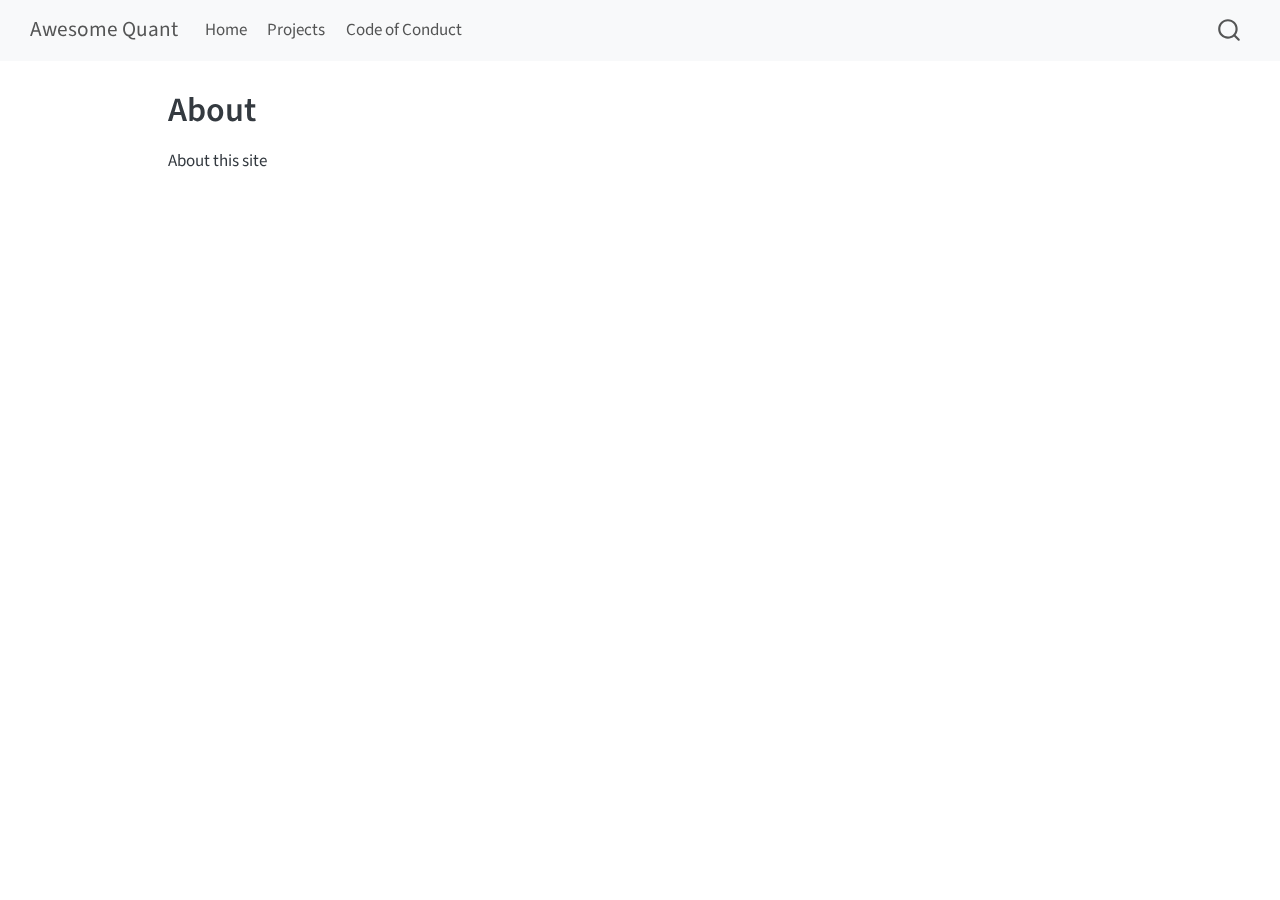
<file: about.html>
<!DOCTYPE html>
<html xmlns="http://www.w3.org/1999/xhtml" lang="en" xml:lang="en"><head>

<meta charset="utf-8">
<meta name="generator" content="quarto-1.6.42">

<meta name="viewport" content="width=device-width, initial-scale=1.0, user-scalable=yes">


<title>About – Awesome Quant</title>
<style>
code{white-space: pre-wrap;}
span.smallcaps{font-variant: small-caps;}
div.columns{display: flex; gap: min(4vw, 1.5em);}
div.column{flex: auto; overflow-x: auto;}
div.hanging-indent{margin-left: 1.5em; text-indent: -1.5em;}
ul.task-list{list-style: none;}
ul.task-list li input[type="checkbox"] {
  width: 0.8em;
  margin: 0 0.8em 0.2em -1em; /* quarto-specific, see https://github.com/quarto-dev/quarto-cli/issues/4556 */ 
  vertical-align: middle;
}
</style>


<script src="site_libs/quarto-nav/quarto-nav.js"></script>
<script src="site_libs/quarto-nav/headroom.min.js"></script>
<script src="site_libs/clipboard/clipboard.min.js"></script>
<script src="site_libs/quarto-search/autocomplete.umd.js"></script>
<script src="site_libs/quarto-search/fuse.min.js"></script>
<script src="site_libs/quarto-search/quarto-search.js"></script>
<meta name="quarto:offset" content="./">
<script src="site_libs/quarto-html/quarto.js"></script>
<script src="site_libs/quarto-html/popper.min.js"></script>
<script src="site_libs/quarto-html/tippy.umd.min.js"></script>
<script src="site_libs/quarto-html/anchor.min.js"></script>
<link href="site_libs/quarto-html/tippy.css" rel="stylesheet">
<link href="site_libs/quarto-html/quarto-syntax-highlighting-2f5df379a58b258e96c21c0638c20c03.css" rel="stylesheet" id="quarto-text-highlighting-styles">
<script src="site_libs/bootstrap/bootstrap.min.js"></script>
<link href="site_libs/bootstrap/bootstrap-icons.css" rel="stylesheet">
<link href="site_libs/bootstrap/bootstrap-8647a4a42273f773479d27c00df3f9ed.min.css" rel="stylesheet" append-hash="true" id="quarto-bootstrap" data-mode="light">
<script id="quarto-search-options" type="application/json">{
  "location": "navbar",
  "copy-button": false,
  "collapse-after": 3,
  "panel-placement": "end",
  "type": "overlay",
  "limit": 50,
  "keyboard-shortcut": [
    "f",
    "/",
    "s"
  ],
  "show-item-context": false,
  "language": {
    "search-no-results-text": "No results",
    "search-matching-documents-text": "matching documents",
    "search-copy-link-title": "Copy link to search",
    "search-hide-matches-text": "Hide additional matches",
    "search-more-match-text": "more match in this document",
    "search-more-matches-text": "more matches in this document",
    "search-clear-button-title": "Clear",
    "search-text-placeholder": "",
    "search-detached-cancel-button-title": "Cancel",
    "search-submit-button-title": "Submit",
    "search-label": "Search"
  }
}</script>
<script async="" src="https://pagead2.googlesyndication.com/pagead/js/adsbygoogle.js?client=ca-pub-7994446359957143" crossorigin="anonymous"></script>


<link rel="stylesheet" href="styles.css">
</head>

<body class="nav-fixed">

<div id="quarto-search-results"></div>
  <header id="quarto-header" class="headroom fixed-top">
    <nav class="navbar navbar-expand-lg " data-bs-theme="dark">
      <div class="navbar-container container-fluid">
      <div class="navbar-brand-container mx-auto">
    <a class="navbar-brand" href="./index.html">
    <span class="navbar-title">Awesome Quant</span>
    </a>
  </div>
            <div id="quarto-search" class="" title="Search"></div>
          <button class="navbar-toggler" type="button" data-bs-toggle="collapse" data-bs-target="#navbarCollapse" aria-controls="navbarCollapse" role="menu" aria-expanded="false" aria-label="Toggle navigation" onclick="if (window.quartoToggleHeadroom) { window.quartoToggleHeadroom(); }">
  <span class="navbar-toggler-icon"></span>
</button>
          <div class="collapse navbar-collapse" id="navbarCollapse">
            <ul class="navbar-nav navbar-nav-scroll me-auto">
  <li class="nav-item">
    <a class="nav-link" href="./index.html"> 
<span class="menu-text">Home</span></a>
  </li>  
  <li class="nav-item">
    <a class="nav-link" href="./projects.html"> 
<span class="menu-text">Projects</span></a>
  </li>  
  <li class="nav-item">
    <a class="nav-link" href="./CODE_OF_CONDUCT.html"> 
<span class="menu-text">Code of Conduct</span></a>
  </li>  
</ul>
          </div> <!-- /navcollapse -->
            <div class="quarto-navbar-tools">
</div>
      </div> <!-- /container-fluid -->
    </nav>
</header>
<!-- content -->
<div id="quarto-content" class="quarto-container page-columns page-rows-contents page-layout-article page-navbar">
<!-- sidebar -->
<!-- margin-sidebar -->
    <div id="quarto-margin-sidebar" class="sidebar margin-sidebar zindex-bottom">
        
    </div>
<!-- main -->
<main class="content" id="quarto-document-content">

<header id="title-block-header" class="quarto-title-block default">
<div class="quarto-title">
<h1 class="title">About</h1>
</div>



<div class="quarto-title-meta">

    
  
    
  </div>
  


</header>


<p>About this site</p>



</main> <!-- /main -->
<script id="quarto-html-after-body" type="application/javascript">
window.document.addEventListener("DOMContentLoaded", function (event) {
  const toggleBodyColorMode = (bsSheetEl) => {
    const mode = bsSheetEl.getAttribute("data-mode");
    const bodyEl = window.document.querySelector("body");
    if (mode === "dark") {
      bodyEl.classList.add("quarto-dark");
      bodyEl.classList.remove("quarto-light");
    } else {
      bodyEl.classList.add("quarto-light");
      bodyEl.classList.remove("quarto-dark");
    }
  }
  const toggleBodyColorPrimary = () => {
    const bsSheetEl = window.document.querySelector("link#quarto-bootstrap");
    if (bsSheetEl) {
      toggleBodyColorMode(bsSheetEl);
    }
  }
  toggleBodyColorPrimary();  
  const icon = "";
  const anchorJS = new window.AnchorJS();
  anchorJS.options = {
    placement: 'right',
    icon: icon
  };
  anchorJS.add('.anchored');
  const isCodeAnnotation = (el) => {
    for (const clz of el.classList) {
      if (clz.startsWith('code-annotation-')) {                     
        return true;
      }
    }
    return false;
  }
  const onCopySuccess = function(e) {
    // button target
    const button = e.trigger;
    // don't keep focus
    button.blur();
    // flash "checked"
    button.classList.add('code-copy-button-checked');
    var currentTitle = button.getAttribute("title");
    button.setAttribute("title", "Copied!");
    let tooltip;
    if (window.bootstrap) {
      button.setAttribute("data-bs-toggle", "tooltip");
      button.setAttribute("data-bs-placement", "left");
      button.setAttribute("data-bs-title", "Copied!");
      tooltip = new bootstrap.Tooltip(button, 
        { trigger: "manual", 
          customClass: "code-copy-button-tooltip",
          offset: [0, -8]});
      tooltip.show();    
    }
    setTimeout(function() {
      if (tooltip) {
        tooltip.hide();
        button.removeAttribute("data-bs-title");
        button.removeAttribute("data-bs-toggle");
        button.removeAttribute("data-bs-placement");
      }
      button.setAttribute("title", currentTitle);
      button.classList.remove('code-copy-button-checked');
    }, 1000);
    // clear code selection
    e.clearSelection();
  }
  const getTextToCopy = function(trigger) {
      const codeEl = trigger.previousElementSibling.cloneNode(true);
      for (const childEl of codeEl.children) {
        if (isCodeAnnotation(childEl)) {
          childEl.remove();
        }
      }
      return codeEl.innerText;
  }
  const clipboard = new window.ClipboardJS('.code-copy-button:not([data-in-quarto-modal])', {
    text: getTextToCopy
  });
  clipboard.on('success', onCopySuccess);
  if (window.document.getElementById('quarto-embedded-source-code-modal')) {
    const clipboardModal = new window.ClipboardJS('.code-copy-button[data-in-quarto-modal]', {
      text: getTextToCopy,
      container: window.document.getElementById('quarto-embedded-source-code-modal')
    });
    clipboardModal.on('success', onCopySuccess);
  }
    var localhostRegex = new RegExp(/^(?:http|https):\/\/localhost\:?[0-9]*\//);
    var mailtoRegex = new RegExp(/^mailto:/);
      var filterRegex = new RegExp('/' + window.location.host + '/');
    var isInternal = (href) => {
        return filterRegex.test(href) || localhostRegex.test(href) || mailtoRegex.test(href);
    }
    // Inspect non-navigation links and adorn them if external
 	var links = window.document.querySelectorAll('a[href]:not(.nav-link):not(.navbar-brand):not(.toc-action):not(.sidebar-link):not(.sidebar-item-toggle):not(.pagination-link):not(.no-external):not([aria-hidden]):not(.dropdown-item):not(.quarto-navigation-tool):not(.about-link)');
    for (var i=0; i<links.length; i++) {
      const link = links[i];
      if (!isInternal(link.href)) {
        // undo the damage that might have been done by quarto-nav.js in the case of
        // links that we want to consider external
        if (link.dataset.originalHref !== undefined) {
          link.href = link.dataset.originalHref;
        }
      }
    }
  function tippyHover(el, contentFn, onTriggerFn, onUntriggerFn) {
    const config = {
      allowHTML: true,
      maxWidth: 500,
      delay: 100,
      arrow: false,
      appendTo: function(el) {
          return el.parentElement;
      },
      interactive: true,
      interactiveBorder: 10,
      theme: 'quarto',
      placement: 'bottom-start',
    };
    if (contentFn) {
      config.content = contentFn;
    }
    if (onTriggerFn) {
      config.onTrigger = onTriggerFn;
    }
    if (onUntriggerFn) {
      config.onUntrigger = onUntriggerFn;
    }
    window.tippy(el, config); 
  }
  const noterefs = window.document.querySelectorAll('a[role="doc-noteref"]');
  for (var i=0; i<noterefs.length; i++) {
    const ref = noterefs[i];
    tippyHover(ref, function() {
      // use id or data attribute instead here
      let href = ref.getAttribute('data-footnote-href') || ref.getAttribute('href');
      try { href = new URL(href).hash; } catch {}
      const id = href.replace(/^#\/?/, "");
      const note = window.document.getElementById(id);
      if (note) {
        return note.innerHTML;
      } else {
        return "";
      }
    });
  }
  const xrefs = window.document.querySelectorAll('a.quarto-xref');
  const processXRef = (id, note) => {
    // Strip column container classes
    const stripColumnClz = (el) => {
      el.classList.remove("page-full", "page-columns");
      if (el.children) {
        for (const child of el.children) {
          stripColumnClz(child);
        }
      }
    }
    stripColumnClz(note)
    if (id === null || id.startsWith('sec-')) {
      // Special case sections, only their first couple elements
      const container = document.createElement("div");
      if (note.children && note.children.length > 2) {
        container.appendChild(note.children[0].cloneNode(true));
        for (let i = 1; i < note.children.length; i++) {
          const child = note.children[i];
          if (child.tagName === "P" && child.innerText === "") {
            continue;
          } else {
            container.appendChild(child.cloneNode(true));
            break;
          }
        }
        if (window.Quarto?.typesetMath) {
          window.Quarto.typesetMath(container);
        }
        return container.innerHTML
      } else {
        if (window.Quarto?.typesetMath) {
          window.Quarto.typesetMath(note);
        }
        return note.innerHTML;
      }
    } else {
      // Remove any anchor links if they are present
      const anchorLink = note.querySelector('a.anchorjs-link');
      if (anchorLink) {
        anchorLink.remove();
      }
      if (window.Quarto?.typesetMath) {
        window.Quarto.typesetMath(note);
      }
      if (note.classList.contains("callout")) {
        return note.outerHTML;
      } else {
        return note.innerHTML;
      }
    }
  }
  for (var i=0; i<xrefs.length; i++) {
    const xref = xrefs[i];
    tippyHover(xref, undefined, function(instance) {
      instance.disable();
      let url = xref.getAttribute('href');
      let hash = undefined; 
      if (url.startsWith('#')) {
        hash = url;
      } else {
        try { hash = new URL(url).hash; } catch {}
      }
      if (hash) {
        const id = hash.replace(/^#\/?/, "");
        const note = window.document.getElementById(id);
        if (note !== null) {
          try {
            const html = processXRef(id, note.cloneNode(true));
            instance.setContent(html);
          } finally {
            instance.enable();
            instance.show();
          }
        } else {
          // See if we can fetch this
          fetch(url.split('#')[0])
          .then(res => res.text())
          .then(html => {
            const parser = new DOMParser();
            const htmlDoc = parser.parseFromString(html, "text/html");
            const note = htmlDoc.getElementById(id);
            if (note !== null) {
              const html = processXRef(id, note);
              instance.setContent(html);
            } 
          }).finally(() => {
            instance.enable();
            instance.show();
          });
        }
      } else {
        // See if we can fetch a full url (with no hash to target)
        // This is a special case and we should probably do some content thinning / targeting
        fetch(url)
        .then(res => res.text())
        .then(html => {
          const parser = new DOMParser();
          const htmlDoc = parser.parseFromString(html, "text/html");
          const note = htmlDoc.querySelector('main.content');
          if (note !== null) {
            // This should only happen for chapter cross references
            // (since there is no id in the URL)
            // remove the first header
            if (note.children.length > 0 && note.children[0].tagName === "HEADER") {
              note.children[0].remove();
            }
            const html = processXRef(null, note);
            instance.setContent(html);
          } 
        }).finally(() => {
          instance.enable();
          instance.show();
        });
      }
    }, function(instance) {
    });
  }
      let selectedAnnoteEl;
      const selectorForAnnotation = ( cell, annotation) => {
        let cellAttr = 'data-code-cell="' + cell + '"';
        let lineAttr = 'data-code-annotation="' +  annotation + '"';
        const selector = 'span[' + cellAttr + '][' + lineAttr + ']';
        return selector;
      }
      const selectCodeLines = (annoteEl) => {
        const doc = window.document;
        const targetCell = annoteEl.getAttribute("data-target-cell");
        const targetAnnotation = annoteEl.getAttribute("data-target-annotation");
        const annoteSpan = window.document.querySelector(selectorForAnnotation(targetCell, targetAnnotation));
        const lines = annoteSpan.getAttribute("data-code-lines").split(",");
        const lineIds = lines.map((line) => {
          return targetCell + "-" + line;
        })
        let top = null;
        let height = null;
        let parent = null;
        if (lineIds.length > 0) {
            //compute the position of the single el (top and bottom and make a div)
            const el = window.document.getElementById(lineIds[0]);
            top = el.offsetTop;
            height = el.offsetHeight;
            parent = el.parentElement.parentElement;
          if (lineIds.length > 1) {
            const lastEl = window.document.getElementById(lineIds[lineIds.length - 1]);
            const bottom = lastEl.offsetTop + lastEl.offsetHeight;
            height = bottom - top;
          }
          if (top !== null && height !== null && parent !== null) {
            // cook up a div (if necessary) and position it 
            let div = window.document.getElementById("code-annotation-line-highlight");
            if (div === null) {
              div = window.document.createElement("div");
              div.setAttribute("id", "code-annotation-line-highlight");
              div.style.position = 'absolute';
              parent.appendChild(div);
            }
            div.style.top = top - 2 + "px";
            div.style.height = height + 4 + "px";
            div.style.left = 0;
            let gutterDiv = window.document.getElementById("code-annotation-line-highlight-gutter");
            if (gutterDiv === null) {
              gutterDiv = window.document.createElement("div");
              gutterDiv.setAttribute("id", "code-annotation-line-highlight-gutter");
              gutterDiv.style.position = 'absolute';
              const codeCell = window.document.getElementById(targetCell);
              const gutter = codeCell.querySelector('.code-annotation-gutter');
              gutter.appendChild(gutterDiv);
            }
            gutterDiv.style.top = top - 2 + "px";
            gutterDiv.style.height = height + 4 + "px";
          }
          selectedAnnoteEl = annoteEl;
        }
      };
      const unselectCodeLines = () => {
        const elementsIds = ["code-annotation-line-highlight", "code-annotation-line-highlight-gutter"];
        elementsIds.forEach((elId) => {
          const div = window.document.getElementById(elId);
          if (div) {
            div.remove();
          }
        });
        selectedAnnoteEl = undefined;
      };
        // Handle positioning of the toggle
    window.addEventListener(
      "resize",
      throttle(() => {
        elRect = undefined;
        if (selectedAnnoteEl) {
          selectCodeLines(selectedAnnoteEl);
        }
      }, 10)
    );
    function throttle(fn, ms) {
    let throttle = false;
    let timer;
      return (...args) => {
        if(!throttle) { // first call gets through
            fn.apply(this, args);
            throttle = true;
        } else { // all the others get throttled
            if(timer) clearTimeout(timer); // cancel #2
            timer = setTimeout(() => {
              fn.apply(this, args);
              timer = throttle = false;
            }, ms);
        }
      };
    }
      // Attach click handler to the DT
      const annoteDls = window.document.querySelectorAll('dt[data-target-cell]');
      for (const annoteDlNode of annoteDls) {
        annoteDlNode.addEventListener('click', (event) => {
          const clickedEl = event.target;
          if (clickedEl !== selectedAnnoteEl) {
            unselectCodeLines();
            const activeEl = window.document.querySelector('dt[data-target-cell].code-annotation-active');
            if (activeEl) {
              activeEl.classList.remove('code-annotation-active');
            }
            selectCodeLines(clickedEl);
            clickedEl.classList.add('code-annotation-active');
          } else {
            // Unselect the line
            unselectCodeLines();
            clickedEl.classList.remove('code-annotation-active');
          }
        });
      }
  const findCites = (el) => {
    const parentEl = el.parentElement;
    if (parentEl) {
      const cites = parentEl.dataset.cites;
      if (cites) {
        return {
          el,
          cites: cites.split(' ')
        };
      } else {
        return findCites(el.parentElement)
      }
    } else {
      return undefined;
    }
  };
  var bibliorefs = window.document.querySelectorAll('a[role="doc-biblioref"]');
  for (var i=0; i<bibliorefs.length; i++) {
    const ref = bibliorefs[i];
    const citeInfo = findCites(ref);
    if (citeInfo) {
      tippyHover(citeInfo.el, function() {
        var popup = window.document.createElement('div');
        citeInfo.cites.forEach(function(cite) {
          var citeDiv = window.document.createElement('div');
          citeDiv.classList.add('hanging-indent');
          citeDiv.classList.add('csl-entry');
          var biblioDiv = window.document.getElementById('ref-' + cite);
          if (biblioDiv) {
            citeDiv.innerHTML = biblioDiv.innerHTML;
          }
          popup.appendChild(citeDiv);
        });
        return popup.innerHTML;
      });
    }
  }
});
</script>
</div> <!-- /content -->




</body></html>
</file>
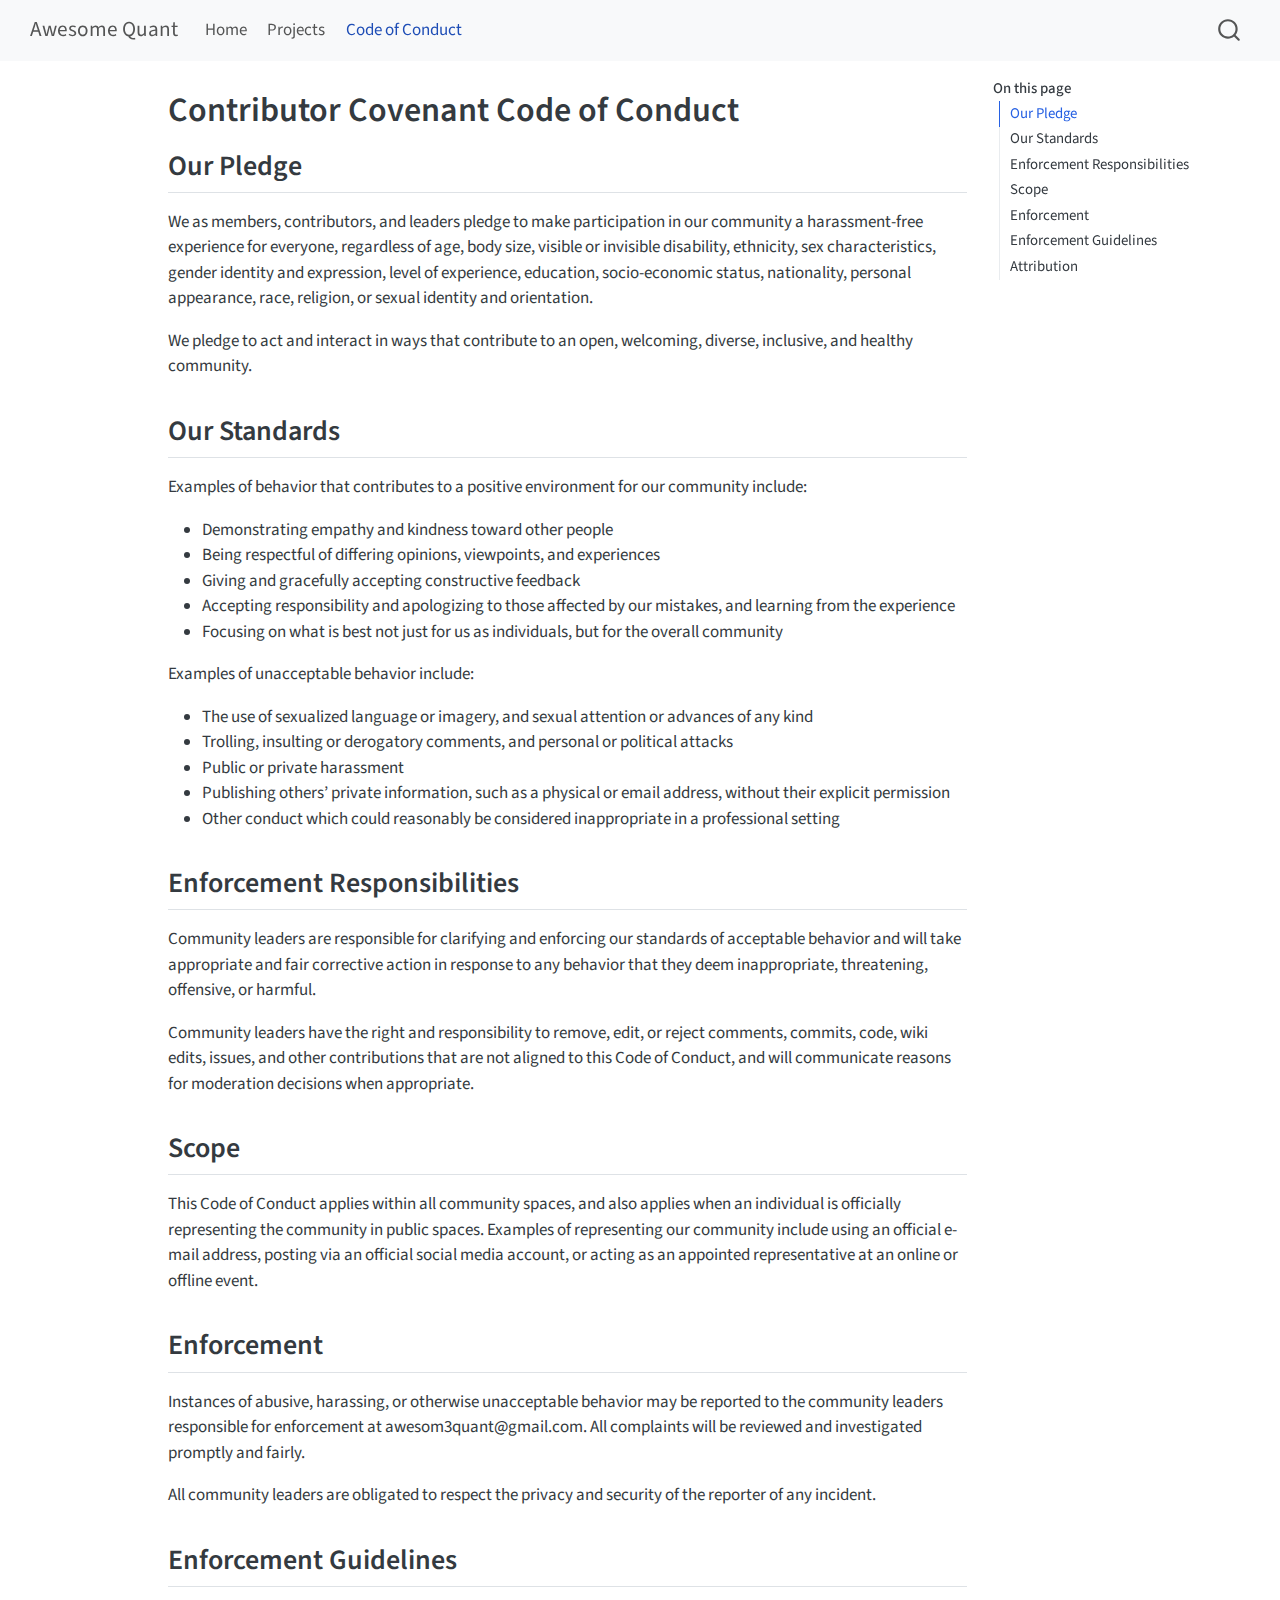
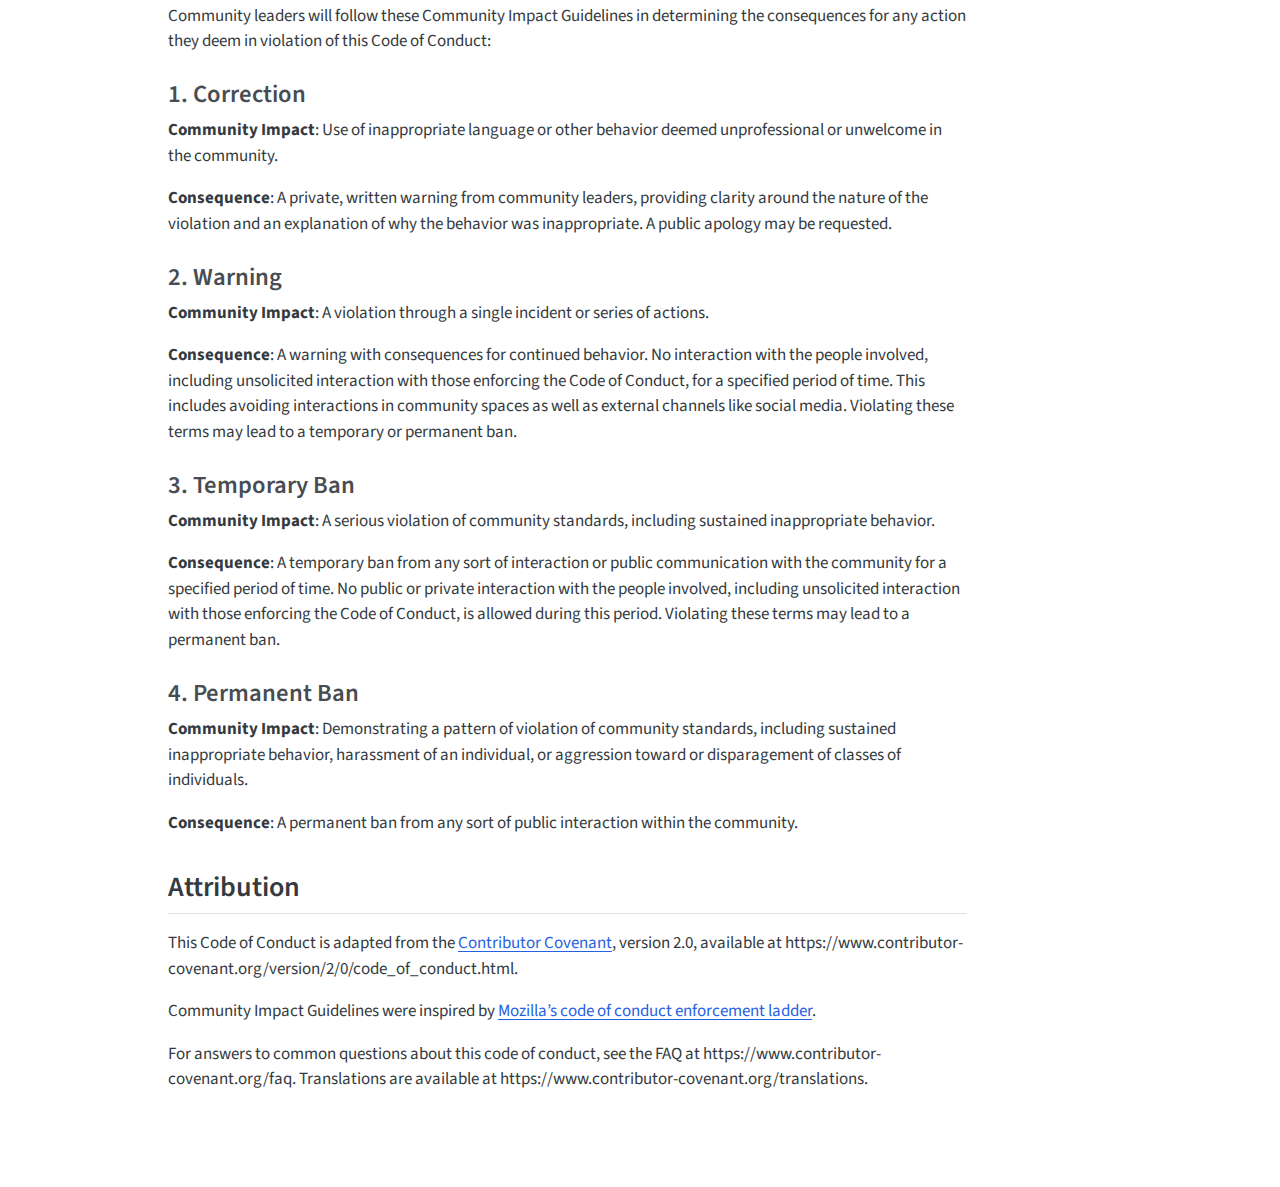
<file: CODE_OF_CONDUCT.html>
<!DOCTYPE html>
<html xmlns="http://www.w3.org/1999/xhtml" lang="en" xml:lang="en"><head>

<meta charset="utf-8">
<meta name="generator" content="quarto-1.6.42">

<meta name="viewport" content="width=device-width, initial-scale=1.0, user-scalable=yes">


<title>Contributor Covenant Code of Conduct – Awesome Quant</title>
<style>
code{white-space: pre-wrap;}
span.smallcaps{font-variant: small-caps;}
div.columns{display: flex; gap: min(4vw, 1.5em);}
div.column{flex: auto; overflow-x: auto;}
div.hanging-indent{margin-left: 1.5em; text-indent: -1.5em;}
ul.task-list{list-style: none;}
ul.task-list li input[type="checkbox"] {
  width: 0.8em;
  margin: 0 0.8em 0.2em -1em; /* quarto-specific, see https://github.com/quarto-dev/quarto-cli/issues/4556 */ 
  vertical-align: middle;
}
</style>


<script src="site_libs/quarto-nav/quarto-nav.js"></script>
<script src="site_libs/quarto-nav/headroom.min.js"></script>
<script src="site_libs/clipboard/clipboard.min.js"></script>
<script src="site_libs/quarto-search/autocomplete.umd.js"></script>
<script src="site_libs/quarto-search/fuse.min.js"></script>
<script src="site_libs/quarto-search/quarto-search.js"></script>
<meta name="quarto:offset" content="./">
<script src="site_libs/quarto-html/quarto.js"></script>
<script src="site_libs/quarto-html/popper.min.js"></script>
<script src="site_libs/quarto-html/tippy.umd.min.js"></script>
<script src="site_libs/quarto-html/anchor.min.js"></script>
<link href="site_libs/quarto-html/tippy.css" rel="stylesheet">
<link href="site_libs/quarto-html/quarto-syntax-highlighting-2f5df379a58b258e96c21c0638c20c03.css" rel="stylesheet" id="quarto-text-highlighting-styles">
<script src="site_libs/bootstrap/bootstrap.min.js"></script>
<link href="site_libs/bootstrap/bootstrap-icons.css" rel="stylesheet">
<link href="site_libs/bootstrap/bootstrap-8647a4a42273f773479d27c00df3f9ed.min.css" rel="stylesheet" append-hash="true" id="quarto-bootstrap" data-mode="light">
<script id="quarto-search-options" type="application/json">{
  "location": "navbar",
  "copy-button": false,
  "collapse-after": 3,
  "panel-placement": "end",
  "type": "overlay",
  "limit": 50,
  "keyboard-shortcut": [
    "f",
    "/",
    "s"
  ],
  "show-item-context": false,
  "language": {
    "search-no-results-text": "No results",
    "search-matching-documents-text": "matching documents",
    "search-copy-link-title": "Copy link to search",
    "search-hide-matches-text": "Hide additional matches",
    "search-more-match-text": "more match in this document",
    "search-more-matches-text": "more matches in this document",
    "search-clear-button-title": "Clear",
    "search-text-placeholder": "",
    "search-detached-cancel-button-title": "Cancel",
    "search-submit-button-title": "Submit",
    "search-label": "Search"
  }
}</script>
<script async="" src="https://pagead2.googlesyndication.com/pagead/js/adsbygoogle.js?client=ca-pub-7994446359957143" crossorigin="anonymous"></script>


<link rel="stylesheet" href="styles.css">
</head>

<body class="nav-fixed">

<div id="quarto-search-results"></div>
  <header id="quarto-header" class="headroom fixed-top">
    <nav class="navbar navbar-expand-lg " data-bs-theme="dark">
      <div class="navbar-container container-fluid">
      <div class="navbar-brand-container mx-auto">
    <a class="navbar-brand" href="./index.html">
    <span class="navbar-title">Awesome Quant</span>
    </a>
  </div>
            <div id="quarto-search" class="" title="Search"></div>
          <button class="navbar-toggler" type="button" data-bs-toggle="collapse" data-bs-target="#navbarCollapse" aria-controls="navbarCollapse" role="menu" aria-expanded="false" aria-label="Toggle navigation" onclick="if (window.quartoToggleHeadroom) { window.quartoToggleHeadroom(); }">
  <span class="navbar-toggler-icon"></span>
</button>
          <div class="collapse navbar-collapse" id="navbarCollapse">
            <ul class="navbar-nav navbar-nav-scroll me-auto">
  <li class="nav-item">
    <a class="nav-link" href="./index.html"> 
<span class="menu-text">Home</span></a>
  </li>  
  <li class="nav-item">
    <a class="nav-link" href="./projects.html"> 
<span class="menu-text">Projects</span></a>
  </li>  
  <li class="nav-item">
    <a class="nav-link active" href="./CODE_OF_CONDUCT.html" aria-current="page"> 
<span class="menu-text">Code of Conduct</span></a>
  </li>  
</ul>
          </div> <!-- /navcollapse -->
            <div class="quarto-navbar-tools">
</div>
      </div> <!-- /container-fluid -->
    </nav>
</header>
<!-- content -->
<div id="quarto-content" class="quarto-container page-columns page-rows-contents page-layout-article page-navbar">
<!-- sidebar -->
<!-- margin-sidebar -->
    <div id="quarto-margin-sidebar" class="sidebar margin-sidebar">
        <nav id="TOC" role="doc-toc" class="toc-active">
    <h2 id="toc-title">On this page</h2>
   
  <ul>
  <li><a href="#our-pledge" id="toc-our-pledge" class="nav-link active" data-scroll-target="#our-pledge">Our Pledge</a></li>
  <li><a href="#our-standards" id="toc-our-standards" class="nav-link" data-scroll-target="#our-standards">Our Standards</a></li>
  <li><a href="#enforcement-responsibilities" id="toc-enforcement-responsibilities" class="nav-link" data-scroll-target="#enforcement-responsibilities">Enforcement Responsibilities</a></li>
  <li><a href="#scope" id="toc-scope" class="nav-link" data-scroll-target="#scope">Scope</a></li>
  <li><a href="#enforcement" id="toc-enforcement" class="nav-link" data-scroll-target="#enforcement">Enforcement</a></li>
  <li><a href="#enforcement-guidelines" id="toc-enforcement-guidelines" class="nav-link" data-scroll-target="#enforcement-guidelines">Enforcement Guidelines</a>
  <ul class="collapse">
  <li><a href="#correction" id="toc-correction" class="nav-link" data-scroll-target="#correction">1. Correction</a></li>
  <li><a href="#warning" id="toc-warning" class="nav-link" data-scroll-target="#warning">2. Warning</a></li>
  <li><a href="#temporary-ban" id="toc-temporary-ban" class="nav-link" data-scroll-target="#temporary-ban">3. Temporary Ban</a></li>
  <li><a href="#permanent-ban" id="toc-permanent-ban" class="nav-link" data-scroll-target="#permanent-ban">4. Permanent Ban</a></li>
  </ul></li>
  <li><a href="#attribution" id="toc-attribution" class="nav-link" data-scroll-target="#attribution">Attribution</a></li>
  </ul>
</nav>
    </div>
<!-- main -->
<main class="content" id="quarto-document-content">

<header id="title-block-header" class="quarto-title-block default">
<div class="quarto-title">
<h1 class="title">Contributor Covenant Code of Conduct</h1>
</div>



<div class="quarto-title-meta">

    
  
    
  </div>
  


</header>


<section id="our-pledge" class="level2">
<h2 class="anchored" data-anchor-id="our-pledge">Our Pledge</h2>
<p>We as members, contributors, and leaders pledge to make participation in our community a harassment-free experience for everyone, regardless of age, body size, visible or invisible disability, ethnicity, sex characteristics, gender identity and expression, level of experience, education, socio-economic status, nationality, personal appearance, race, religion, or sexual identity and orientation.</p>
<p>We pledge to act and interact in ways that contribute to an open, welcoming, diverse, inclusive, and healthy community.</p>
</section>
<section id="our-standards" class="level2">
<h2 class="anchored" data-anchor-id="our-standards">Our Standards</h2>
<p>Examples of behavior that contributes to a positive environment for our community include:</p>
<ul>
<li>Demonstrating empathy and kindness toward other people</li>
<li>Being respectful of differing opinions, viewpoints, and experiences</li>
<li>Giving and gracefully accepting constructive feedback</li>
<li>Accepting responsibility and apologizing to those affected by our mistakes, and learning from the experience</li>
<li>Focusing on what is best not just for us as individuals, but for the overall community</li>
</ul>
<p>Examples of unacceptable behavior include:</p>
<ul>
<li>The use of sexualized language or imagery, and sexual attention or advances of any kind</li>
<li>Trolling, insulting or derogatory comments, and personal or political attacks</li>
<li>Public or private harassment</li>
<li>Publishing others’ private information, such as a physical or email address, without their explicit permission</li>
<li>Other conduct which could reasonably be considered inappropriate in a professional setting</li>
</ul>
</section>
<section id="enforcement-responsibilities" class="level2">
<h2 class="anchored" data-anchor-id="enforcement-responsibilities">Enforcement Responsibilities</h2>
<p>Community leaders are responsible for clarifying and enforcing our standards of acceptable behavior and will take appropriate and fair corrective action in response to any behavior that they deem inappropriate, threatening, offensive, or harmful.</p>
<p>Community leaders have the right and responsibility to remove, edit, or reject comments, commits, code, wiki edits, issues, and other contributions that are not aligned to this Code of Conduct, and will communicate reasons for moderation decisions when appropriate.</p>
</section>
<section id="scope" class="level2">
<h2 class="anchored" data-anchor-id="scope">Scope</h2>
<p>This Code of Conduct applies within all community spaces, and also applies when an individual is officially representing the community in public spaces. Examples of representing our community include using an official e-mail address, posting via an official social media account, or acting as an appointed representative at an online or offline event.</p>
</section>
<section id="enforcement" class="level2">
<h2 class="anchored" data-anchor-id="enforcement">Enforcement</h2>
<p>Instances of abusive, harassing, or otherwise unacceptable behavior may be reported to the community leaders responsible for enforcement at awesom3quant@gmail.com. All complaints will be reviewed and investigated promptly and fairly.</p>
<p>All community leaders are obligated to respect the privacy and security of the reporter of any incident.</p>
</section>
<section id="enforcement-guidelines" class="level2">
<h2 class="anchored" data-anchor-id="enforcement-guidelines">Enforcement Guidelines</h2>
<p>Community leaders will follow these Community Impact Guidelines in determining the consequences for any action they deem in violation of this Code of Conduct:</p>
<section id="correction" class="level3">
<h3 class="anchored" data-anchor-id="correction">1. Correction</h3>
<p><strong>Community Impact</strong>: Use of inappropriate language or other behavior deemed unprofessional or unwelcome in the community.</p>
<p><strong>Consequence</strong>: A private, written warning from community leaders, providing clarity around the nature of the violation and an explanation of why the behavior was inappropriate. A public apology may be requested.</p>
</section>
<section id="warning" class="level3">
<h3 class="anchored" data-anchor-id="warning">2. Warning</h3>
<p><strong>Community Impact</strong>: A violation through a single incident or series of actions.</p>
<p><strong>Consequence</strong>: A warning with consequences for continued behavior. No interaction with the people involved, including unsolicited interaction with those enforcing the Code of Conduct, for a specified period of time. This includes avoiding interactions in community spaces as well as external channels like social media. Violating these terms may lead to a temporary or permanent ban.</p>
</section>
<section id="temporary-ban" class="level3">
<h3 class="anchored" data-anchor-id="temporary-ban">3. Temporary Ban</h3>
<p><strong>Community Impact</strong>: A serious violation of community standards, including sustained inappropriate behavior.</p>
<p><strong>Consequence</strong>: A temporary ban from any sort of interaction or public communication with the community for a specified period of time. No public or private interaction with the people involved, including unsolicited interaction with those enforcing the Code of Conduct, is allowed during this period. Violating these terms may lead to a permanent ban.</p>
</section>
<section id="permanent-ban" class="level3">
<h3 class="anchored" data-anchor-id="permanent-ban">4. Permanent Ban</h3>
<p><strong>Community Impact</strong>: Demonstrating a pattern of violation of community standards, including sustained inappropriate behavior, harassment of an individual, or aggression toward or disparagement of classes of individuals.</p>
<p><strong>Consequence</strong>: A permanent ban from any sort of public interaction within the community.</p>
</section>
</section>
<section id="attribution" class="level2">
<h2 class="anchored" data-anchor-id="attribution">Attribution</h2>
<p>This Code of Conduct is adapted from the <a href="https://www.contributor-covenant.org">Contributor Covenant</a>, version 2.0, available at https://www.contributor-covenant.org/version/2/0/code_of_conduct.html.</p>
<p>Community Impact Guidelines were inspired by <a href="https://github.com/mozilla/diversity">Mozilla’s code of conduct enforcement ladder</a>.</p>
<p>For answers to common questions about this code of conduct, see the FAQ at https://www.contributor-covenant.org/faq. Translations are available at https://www.contributor-covenant.org/translations.</p>


</section>

</main> <!-- /main -->
<script id="quarto-html-after-body" type="application/javascript">
window.document.addEventListener("DOMContentLoaded", function (event) {
  const toggleBodyColorMode = (bsSheetEl) => {
    const mode = bsSheetEl.getAttribute("data-mode");
    const bodyEl = window.document.querySelector("body");
    if (mode === "dark") {
      bodyEl.classList.add("quarto-dark");
      bodyEl.classList.remove("quarto-light");
    } else {
      bodyEl.classList.add("quarto-light");
      bodyEl.classList.remove("quarto-dark");
    }
  }
  const toggleBodyColorPrimary = () => {
    const bsSheetEl = window.document.querySelector("link#quarto-bootstrap");
    if (bsSheetEl) {
      toggleBodyColorMode(bsSheetEl);
    }
  }
  toggleBodyColorPrimary();  
  const icon = "";
  const anchorJS = new window.AnchorJS();
  anchorJS.options = {
    placement: 'right',
    icon: icon
  };
  anchorJS.add('.anchored');
  const isCodeAnnotation = (el) => {
    for (const clz of el.classList) {
      if (clz.startsWith('code-annotation-')) {                     
        return true;
      }
    }
    return false;
  }
  const onCopySuccess = function(e) {
    // button target
    const button = e.trigger;
    // don't keep focus
    button.blur();
    // flash "checked"
    button.classList.add('code-copy-button-checked');
    var currentTitle = button.getAttribute("title");
    button.setAttribute("title", "Copied!");
    let tooltip;
    if (window.bootstrap) {
      button.setAttribute("data-bs-toggle", "tooltip");
      button.setAttribute("data-bs-placement", "left");
      button.setAttribute("data-bs-title", "Copied!");
      tooltip = new bootstrap.Tooltip(button, 
        { trigger: "manual", 
          customClass: "code-copy-button-tooltip",
          offset: [0, -8]});
      tooltip.show();    
    }
    setTimeout(function() {
      if (tooltip) {
        tooltip.hide();
        button.removeAttribute("data-bs-title");
        button.removeAttribute("data-bs-toggle");
        button.removeAttribute("data-bs-placement");
      }
      button.setAttribute("title", currentTitle);
      button.classList.remove('code-copy-button-checked');
    }, 1000);
    // clear code selection
    e.clearSelection();
  }
  const getTextToCopy = function(trigger) {
      const codeEl = trigger.previousElementSibling.cloneNode(true);
      for (const childEl of codeEl.children) {
        if (isCodeAnnotation(childEl)) {
          childEl.remove();
        }
      }
      return codeEl.innerText;
  }
  const clipboard = new window.ClipboardJS('.code-copy-button:not([data-in-quarto-modal])', {
    text: getTextToCopy
  });
  clipboard.on('success', onCopySuccess);
  if (window.document.getElementById('quarto-embedded-source-code-modal')) {
    const clipboardModal = new window.ClipboardJS('.code-copy-button[data-in-quarto-modal]', {
      text: getTextToCopy,
      container: window.document.getElementById('quarto-embedded-source-code-modal')
    });
    clipboardModal.on('success', onCopySuccess);
  }
    var localhostRegex = new RegExp(/^(?:http|https):\/\/localhost\:?[0-9]*\//);
    var mailtoRegex = new RegExp(/^mailto:/);
      var filterRegex = new RegExp('/' + window.location.host + '/');
    var isInternal = (href) => {
        return filterRegex.test(href) || localhostRegex.test(href) || mailtoRegex.test(href);
    }
    // Inspect non-navigation links and adorn them if external
 	var links = window.document.querySelectorAll('a[href]:not(.nav-link):not(.navbar-brand):not(.toc-action):not(.sidebar-link):not(.sidebar-item-toggle):not(.pagination-link):not(.no-external):not([aria-hidden]):not(.dropdown-item):not(.quarto-navigation-tool):not(.about-link)');
    for (var i=0; i<links.length; i++) {
      const link = links[i];
      if (!isInternal(link.href)) {
        // undo the damage that might have been done by quarto-nav.js in the case of
        // links that we want to consider external
        if (link.dataset.originalHref !== undefined) {
          link.href = link.dataset.originalHref;
        }
      }
    }
  function tippyHover(el, contentFn, onTriggerFn, onUntriggerFn) {
    const config = {
      allowHTML: true,
      maxWidth: 500,
      delay: 100,
      arrow: false,
      appendTo: function(el) {
          return el.parentElement;
      },
      interactive: true,
      interactiveBorder: 10,
      theme: 'quarto',
      placement: 'bottom-start',
    };
    if (contentFn) {
      config.content = contentFn;
    }
    if (onTriggerFn) {
      config.onTrigger = onTriggerFn;
    }
    if (onUntriggerFn) {
      config.onUntrigger = onUntriggerFn;
    }
    window.tippy(el, config); 
  }
  const noterefs = window.document.querySelectorAll('a[role="doc-noteref"]');
  for (var i=0; i<noterefs.length; i++) {
    const ref = noterefs[i];
    tippyHover(ref, function() {
      // use id or data attribute instead here
      let href = ref.getAttribute('data-footnote-href') || ref.getAttribute('href');
      try { href = new URL(href).hash; } catch {}
      const id = href.replace(/^#\/?/, "");
      const note = window.document.getElementById(id);
      if (note) {
        return note.innerHTML;
      } else {
        return "";
      }
    });
  }
  const xrefs = window.document.querySelectorAll('a.quarto-xref');
  const processXRef = (id, note) => {
    // Strip column container classes
    const stripColumnClz = (el) => {
      el.classList.remove("page-full", "page-columns");
      if (el.children) {
        for (const child of el.children) {
          stripColumnClz(child);
        }
      }
    }
    stripColumnClz(note)
    if (id === null || id.startsWith('sec-')) {
      // Special case sections, only their first couple elements
      const container = document.createElement("div");
      if (note.children && note.children.length > 2) {
        container.appendChild(note.children[0].cloneNode(true));
        for (let i = 1; i < note.children.length; i++) {
          const child = note.children[i];
          if (child.tagName === "P" && child.innerText === "") {
            continue;
          } else {
            container.appendChild(child.cloneNode(true));
            break;
          }
        }
        if (window.Quarto?.typesetMath) {
          window.Quarto.typesetMath(container);
        }
        return container.innerHTML
      } else {
        if (window.Quarto?.typesetMath) {
          window.Quarto.typesetMath(note);
        }
        return note.innerHTML;
      }
    } else {
      // Remove any anchor links if they are present
      const anchorLink = note.querySelector('a.anchorjs-link');
      if (anchorLink) {
        anchorLink.remove();
      }
      if (window.Quarto?.typesetMath) {
        window.Quarto.typesetMath(note);
      }
      if (note.classList.contains("callout")) {
        return note.outerHTML;
      } else {
        return note.innerHTML;
      }
    }
  }
  for (var i=0; i<xrefs.length; i++) {
    const xref = xrefs[i];
    tippyHover(xref, undefined, function(instance) {
      instance.disable();
      let url = xref.getAttribute('href');
      let hash = undefined; 
      if (url.startsWith('#')) {
        hash = url;
      } else {
        try { hash = new URL(url).hash; } catch {}
      }
      if (hash) {
        const id = hash.replace(/^#\/?/, "");
        const note = window.document.getElementById(id);
        if (note !== null) {
          try {
            const html = processXRef(id, note.cloneNode(true));
            instance.setContent(html);
          } finally {
            instance.enable();
            instance.show();
          }
        } else {
          // See if we can fetch this
          fetch(url.split('#')[0])
          .then(res => res.text())
          .then(html => {
            const parser = new DOMParser();
            const htmlDoc = parser.parseFromString(html, "text/html");
            const note = htmlDoc.getElementById(id);
            if (note !== null) {
              const html = processXRef(id, note);
              instance.setContent(html);
            } 
          }).finally(() => {
            instance.enable();
            instance.show();
          });
        }
      } else {
        // See if we can fetch a full url (with no hash to target)
        // This is a special case and we should probably do some content thinning / targeting
        fetch(url)
        .then(res => res.text())
        .then(html => {
          const parser = new DOMParser();
          const htmlDoc = parser.parseFromString(html, "text/html");
          const note = htmlDoc.querySelector('main.content');
          if (note !== null) {
            // This should only happen for chapter cross references
            // (since there is no id in the URL)
            // remove the first header
            if (note.children.length > 0 && note.children[0].tagName === "HEADER") {
              note.children[0].remove();
            }
            const html = processXRef(null, note);
            instance.setContent(html);
          } 
        }).finally(() => {
          instance.enable();
          instance.show();
        });
      }
    }, function(instance) {
    });
  }
      let selectedAnnoteEl;
      const selectorForAnnotation = ( cell, annotation) => {
        let cellAttr = 'data-code-cell="' + cell + '"';
        let lineAttr = 'data-code-annotation="' +  annotation + '"';
        const selector = 'span[' + cellAttr + '][' + lineAttr + ']';
        return selector;
      }
      const selectCodeLines = (annoteEl) => {
        const doc = window.document;
        const targetCell = annoteEl.getAttribute("data-target-cell");
        const targetAnnotation = annoteEl.getAttribute("data-target-annotation");
        const annoteSpan = window.document.querySelector(selectorForAnnotation(targetCell, targetAnnotation));
        const lines = annoteSpan.getAttribute("data-code-lines").split(",");
        const lineIds = lines.map((line) => {
          return targetCell + "-" + line;
        })
        let top = null;
        let height = null;
        let parent = null;
        if (lineIds.length > 0) {
            //compute the position of the single el (top and bottom and make a div)
            const el = window.document.getElementById(lineIds[0]);
            top = el.offsetTop;
            height = el.offsetHeight;
            parent = el.parentElement.parentElement;
          if (lineIds.length > 1) {
            const lastEl = window.document.getElementById(lineIds[lineIds.length - 1]);
            const bottom = lastEl.offsetTop + lastEl.offsetHeight;
            height = bottom - top;
          }
          if (top !== null && height !== null && parent !== null) {
            // cook up a div (if necessary) and position it 
            let div = window.document.getElementById("code-annotation-line-highlight");
            if (div === null) {
              div = window.document.createElement("div");
              div.setAttribute("id", "code-annotation-line-highlight");
              div.style.position = 'absolute';
              parent.appendChild(div);
            }
            div.style.top = top - 2 + "px";
            div.style.height = height + 4 + "px";
            div.style.left = 0;
            let gutterDiv = window.document.getElementById("code-annotation-line-highlight-gutter");
            if (gutterDiv === null) {
              gutterDiv = window.document.createElement("div");
              gutterDiv.setAttribute("id", "code-annotation-line-highlight-gutter");
              gutterDiv.style.position = 'absolute';
              const codeCell = window.document.getElementById(targetCell);
              const gutter = codeCell.querySelector('.code-annotation-gutter');
              gutter.appendChild(gutterDiv);
            }
            gutterDiv.style.top = top - 2 + "px";
            gutterDiv.style.height = height + 4 + "px";
          }
          selectedAnnoteEl = annoteEl;
        }
      };
      const unselectCodeLines = () => {
        const elementsIds = ["code-annotation-line-highlight", "code-annotation-line-highlight-gutter"];
        elementsIds.forEach((elId) => {
          const div = window.document.getElementById(elId);
          if (div) {
            div.remove();
          }
        });
        selectedAnnoteEl = undefined;
      };
        // Handle positioning of the toggle
    window.addEventListener(
      "resize",
      throttle(() => {
        elRect = undefined;
        if (selectedAnnoteEl) {
          selectCodeLines(selectedAnnoteEl);
        }
      }, 10)
    );
    function throttle(fn, ms) {
    let throttle = false;
    let timer;
      return (...args) => {
        if(!throttle) { // first call gets through
            fn.apply(this, args);
            throttle = true;
        } else { // all the others get throttled
            if(timer) clearTimeout(timer); // cancel #2
            timer = setTimeout(() => {
              fn.apply(this, args);
              timer = throttle = false;
            }, ms);
        }
      };
    }
      // Attach click handler to the DT
      const annoteDls = window.document.querySelectorAll('dt[data-target-cell]');
      for (const annoteDlNode of annoteDls) {
        annoteDlNode.addEventListener('click', (event) => {
          const clickedEl = event.target;
          if (clickedEl !== selectedAnnoteEl) {
            unselectCodeLines();
            const activeEl = window.document.querySelector('dt[data-target-cell].code-annotation-active');
            if (activeEl) {
              activeEl.classList.remove('code-annotation-active');
            }
            selectCodeLines(clickedEl);
            clickedEl.classList.add('code-annotation-active');
          } else {
            // Unselect the line
            unselectCodeLines();
            clickedEl.classList.remove('code-annotation-active');
          }
        });
      }
  const findCites = (el) => {
    const parentEl = el.parentElement;
    if (parentEl) {
      const cites = parentEl.dataset.cites;
      if (cites) {
        return {
          el,
          cites: cites.split(' ')
        };
      } else {
        return findCites(el.parentElement)
      }
    } else {
      return undefined;
    }
  };
  var bibliorefs = window.document.querySelectorAll('a[role="doc-biblioref"]');
  for (var i=0; i<bibliorefs.length; i++) {
    const ref = bibliorefs[i];
    const citeInfo = findCites(ref);
    if (citeInfo) {
      tippyHover(citeInfo.el, function() {
        var popup = window.document.createElement('div');
        citeInfo.cites.forEach(function(cite) {
          var citeDiv = window.document.createElement('div');
          citeDiv.classList.add('hanging-indent');
          citeDiv.classList.add('csl-entry');
          var biblioDiv = window.document.getElementById('ref-' + cite);
          if (biblioDiv) {
            citeDiv.innerHTML = biblioDiv.innerHTML;
          }
          popup.appendChild(citeDiv);
        });
        return popup.innerHTML;
      });
    }
  }
});
</script>
</div> <!-- /content -->




</body></html>
</file>
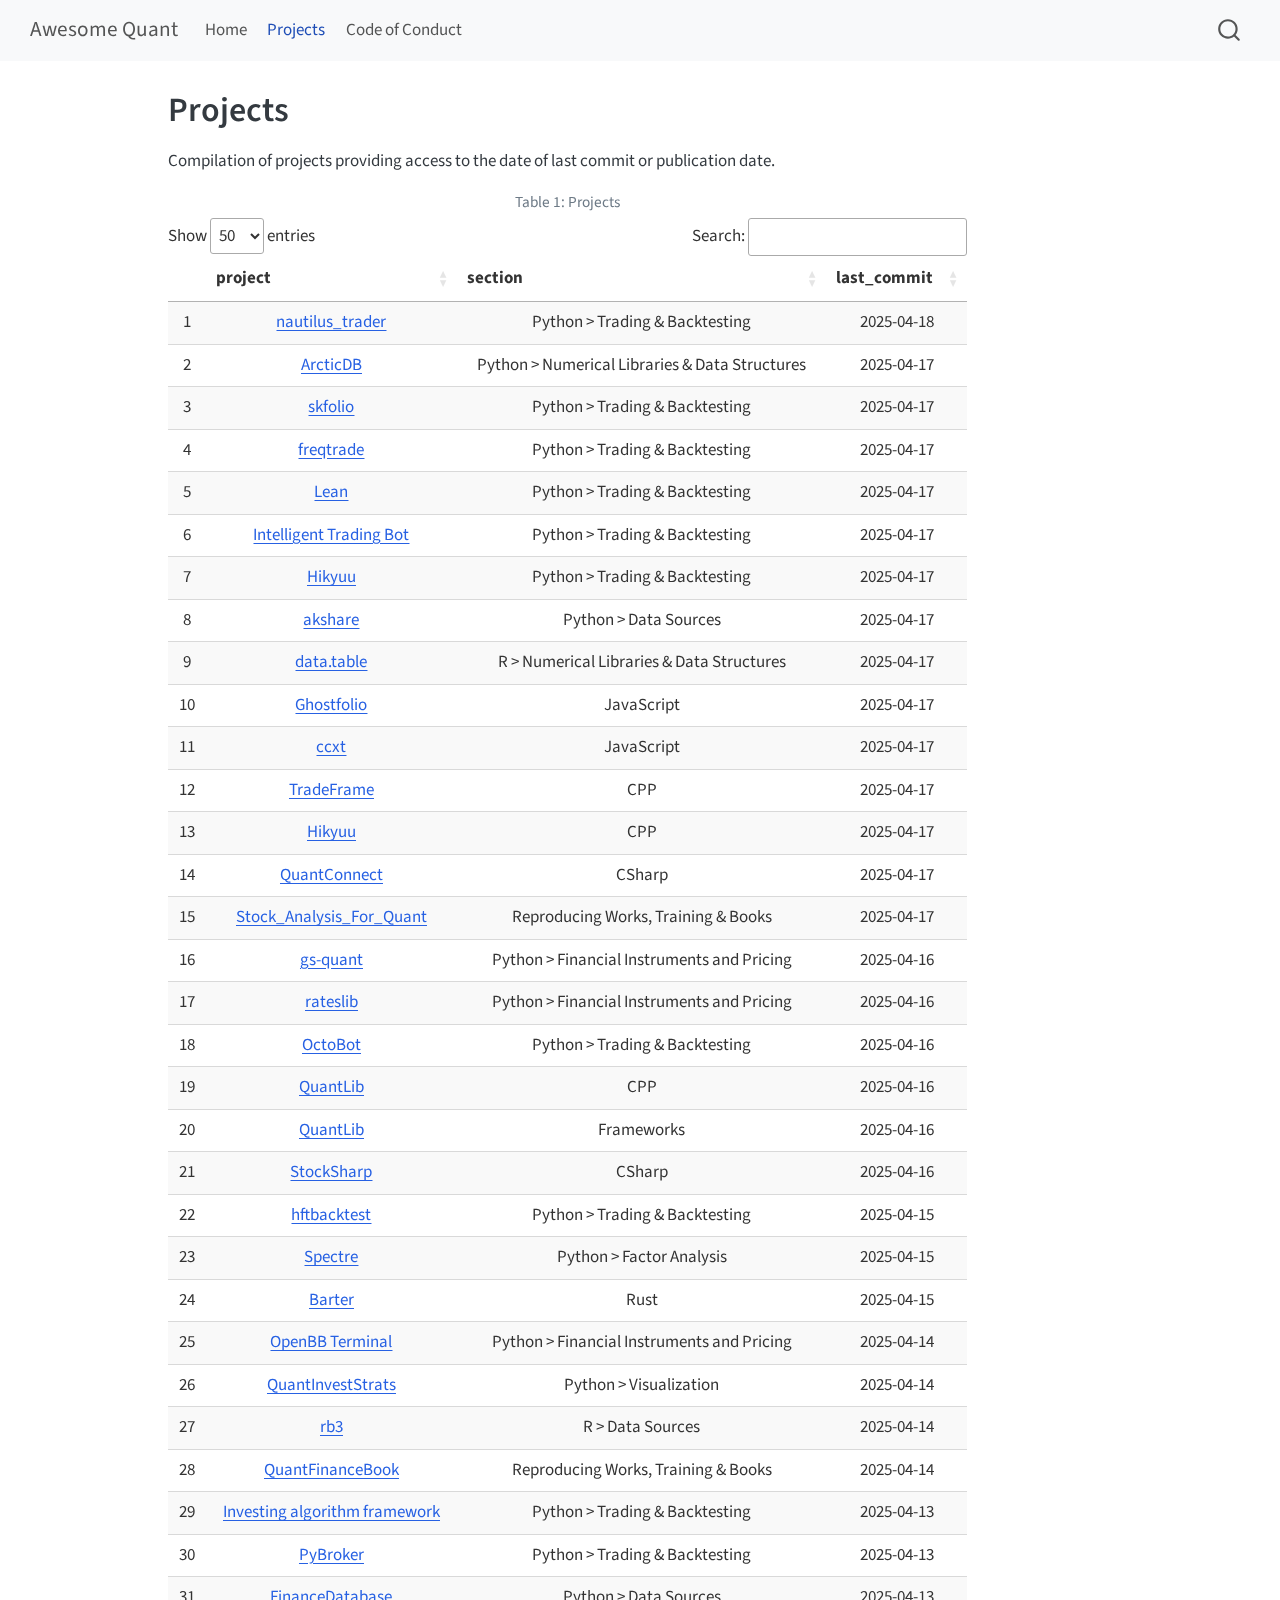
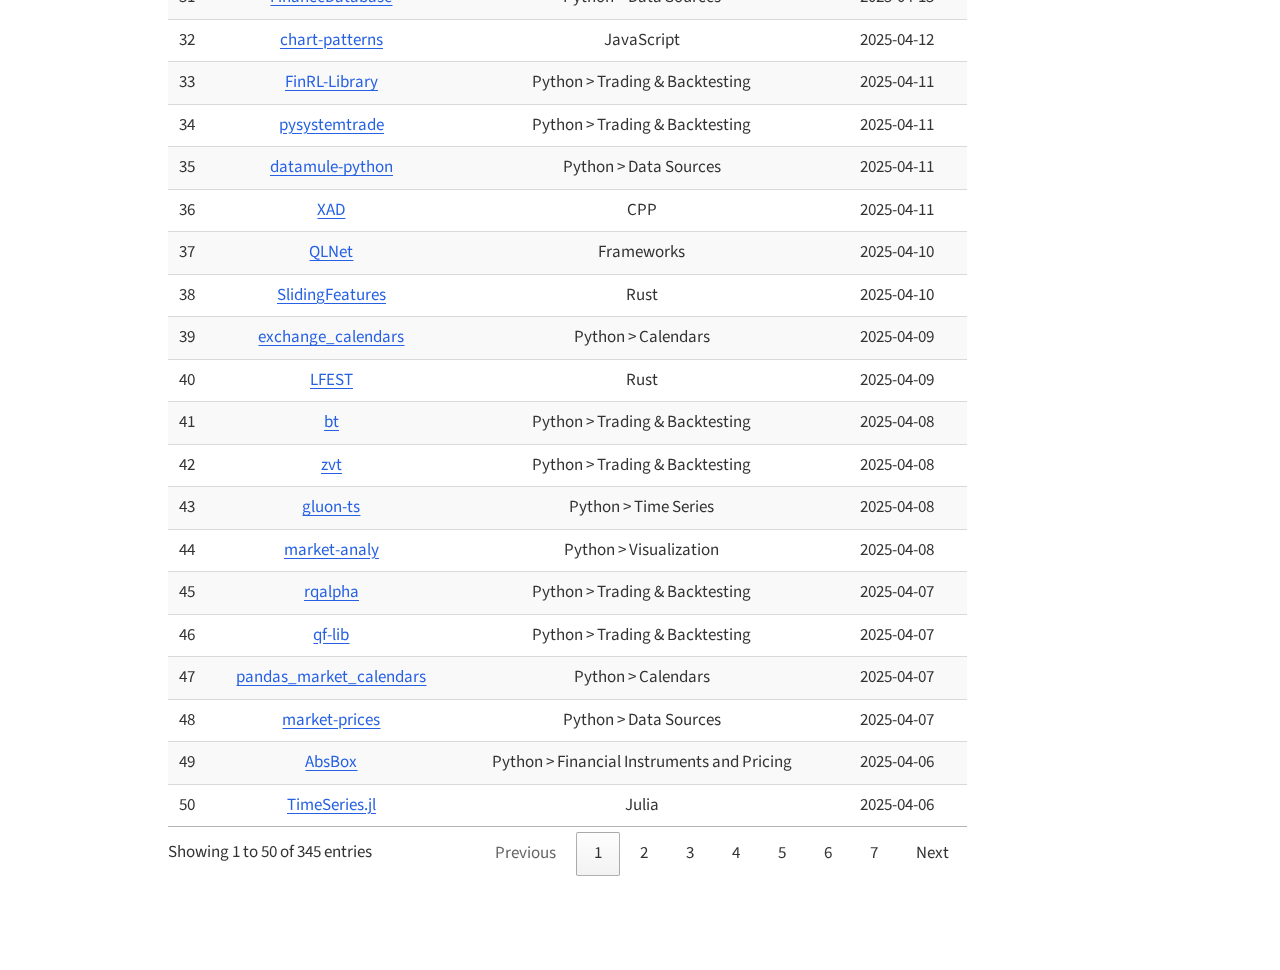
<file: projects.html>
<!DOCTYPE html>
<html xmlns="http://www.w3.org/1999/xhtml" lang="en" xml:lang="en"><head>

<meta charset="utf-8">
<meta name="generator" content="quarto-1.6.43">

<meta name="viewport" content="width=device-width, initial-scale=1.0, user-scalable=yes">


<title>Projects – Awesome Quant</title>
<style>
code{white-space: pre-wrap;}
span.smallcaps{font-variant: small-caps;}
div.columns{display: flex; gap: min(4vw, 1.5em);}
div.column{flex: auto; overflow-x: auto;}
div.hanging-indent{margin-left: 1.5em; text-indent: -1.5em;}
ul.task-list{list-style: none;}
ul.task-list li input[type="checkbox"] {
  width: 0.8em;
  margin: 0 0.8em 0.2em -1em; /* quarto-specific, see https://github.com/quarto-dev/quarto-cli/issues/4556 */ 
  vertical-align: middle;
}
</style>


<script src="site_libs/quarto-nav/quarto-nav.js"></script>
<script src="site_libs/quarto-nav/headroom.min.js"></script>
<script src="site_libs/clipboard/clipboard.min.js"></script>
<script src="site_libs/quarto-search/autocomplete.umd.js"></script>
<script src="site_libs/quarto-search/fuse.min.js"></script>
<script src="site_libs/quarto-search/quarto-search.js"></script>
<meta name="quarto:offset" content="./">
<script src="site_libs/quarto-html/quarto.js"></script>
<script src="site_libs/quarto-html/popper.min.js"></script>
<script src="site_libs/quarto-html/tippy.umd.min.js"></script>
<script src="site_libs/quarto-html/anchor.min.js"></script>
<link href="site_libs/quarto-html/tippy.css" rel="stylesheet">
<link href="site_libs/quarto-html/quarto-syntax-highlighting-d4d76bf8491c20bad77d141916dc28e1.css" rel="stylesheet" id="quarto-text-highlighting-styles">
<script src="site_libs/bootstrap/bootstrap.min.js"></script>
<link href="site_libs/bootstrap/bootstrap-icons.css" rel="stylesheet">
<link href="site_libs/bootstrap/bootstrap-8647a4a42273f773479d27c00df3f9ed.min.css" rel="stylesheet" append-hash="true" id="quarto-bootstrap" data-mode="light">
<script id="quarto-search-options" type="application/json">{
  "location": "navbar",
  "copy-button": false,
  "collapse-after": 3,
  "panel-placement": "end",
  "type": "overlay",
  "limit": 50,
  "keyboard-shortcut": [
    "f",
    "/",
    "s"
  ],
  "show-item-context": false,
  "language": {
    "search-no-results-text": "No results",
    "search-matching-documents-text": "matching documents",
    "search-copy-link-title": "Copy link to search",
    "search-hide-matches-text": "Hide additional matches",
    "search-more-match-text": "more match in this document",
    "search-more-matches-text": "more matches in this document",
    "search-clear-button-title": "Clear",
    "search-text-placeholder": "",
    "search-detached-cancel-button-title": "Cancel",
    "search-submit-button-title": "Submit",
    "search-label": "Search"
  }
}</script>
<link href="site_libs/htmltools-fill-0.5.8.1/fill.css" rel="stylesheet">
<script src="site_libs/htmlwidgets-1.6.4/htmlwidgets.js"></script>
<link href="site_libs/datatables-css-0.0.0/datatables-crosstalk.css" rel="stylesheet">
<script src="site_libs/datatables-binding-0.33/datatables.js"></script>
<script src="site_libs/jquery-3.6.0/jquery-3.6.0.min.js"></script>
<link href="site_libs/dt-core-1.13.6/css/jquery.dataTables.min.css" rel="stylesheet">
<link href="site_libs/dt-core-1.13.6/css/jquery.dataTables.extra.css" rel="stylesheet">
<script src="site_libs/dt-core-1.13.6/js/jquery.dataTables.min.js"></script>
<link href="site_libs/crosstalk-1.2.1/css/crosstalk.min.css" rel="stylesheet">
<script src="site_libs/crosstalk-1.2.1/js/crosstalk.min.js"></script>
<script async="" src="https://pagead2.googlesyndication.com/pagead/js/adsbygoogle.js?client=ca-pub-7994446359957143" crossorigin="anonymous"></script>


<link rel="stylesheet" href="styles.css">
</head>

<body class="nav-fixed">

<div id="quarto-search-results"></div>
  <header id="quarto-header" class="headroom fixed-top">
    <nav class="navbar navbar-expand-lg " data-bs-theme="dark">
      <div class="navbar-container container-fluid">
      <div class="navbar-brand-container mx-auto">
    <a class="navbar-brand" href="./index.html">
    <span class="navbar-title">Awesome Quant</span>
    </a>
  </div>
            <div id="quarto-search" class="" title="Search"></div>
          <button class="navbar-toggler" type="button" data-bs-toggle="collapse" data-bs-target="#navbarCollapse" aria-controls="navbarCollapse" role="menu" aria-expanded="false" aria-label="Toggle navigation" onclick="if (window.quartoToggleHeadroom) { window.quartoToggleHeadroom(); }">
  <span class="navbar-toggler-icon"></span>
</button>
          <div class="collapse navbar-collapse" id="navbarCollapse">
            <ul class="navbar-nav navbar-nav-scroll me-auto">
  <li class="nav-item">
    <a class="nav-link" href="./index.html"> 
<span class="menu-text">Home</span></a>
  </li>  
  <li class="nav-item">
    <a class="nav-link active" href="./projects.html" aria-current="page"> 
<span class="menu-text">Projects</span></a>
  </li>  
  <li class="nav-item">
    <a class="nav-link" href="./CODE_OF_CONDUCT.html"> 
<span class="menu-text">Code of Conduct</span></a>
  </li>  
</ul>
          </div> <!-- /navcollapse -->
            <div class="quarto-navbar-tools">
</div>
      </div> <!-- /container-fluid -->
    </nav>
</header>
<!-- content -->
<div id="quarto-content" class="quarto-container page-columns page-rows-contents page-layout-article page-navbar">
<!-- sidebar -->
<!-- margin-sidebar -->
    <div id="quarto-margin-sidebar" class="sidebar margin-sidebar zindex-bottom">
        
    </div>
<!-- main -->
<main class="content" id="quarto-document-content">

<header id="title-block-header" class="quarto-title-block default">
<div class="quarto-title">
<h1 class="title">Projects</h1>
</div>



<div class="quarto-title-meta">

    
  
    
  </div>
  


</header>


<p>Compilation of projects providing access to the date of last commit or publication date.</p>
<div id="tbl-projects" class="cell quarto-float quarto-figure quarto-figure-center anchored" data-table.cap="Projects">
<figure class="quarto-float quarto-float-tbl figure">
<figcaption class="quarto-float-caption-top quarto-float-caption quarto-float-tbl" id="tbl-projects-caption-0ceaefa1-69ba-4598-a22c-09a6ac19f8ca">
Table&nbsp;1: Projects
</figcaption>
<div aria-describedby="tbl-projects-caption-0ceaefa1-69ba-4598-a22c-09a6ac19f8ca">
<div class="datatables html-widget html-fill-item" id="htmlwidget-83c09fc7223d70dea7b7" style="width:100%;height:auto;"></div>
<script type="application/json" data-for="htmlwidget-83c09fc7223d70dea7b7">{"x":{"filter":"none","vertical":false,"data":[["1","2","3","4","5","6","7","8","9","10","11","12","13","14","15","16","17","18","19","20","21","22","23","24","25","26","27","28","29","30","31","32","33","34","35","36","37","38","39","40","41","42","43","44","45","46","47","48","49","50","51","52","53","54","55","56","57","58","59","60","61","62","63","64","65","66","67","68","69","70","71","72","73","74","75","76","77","78","79","80","81","82","83","84","85","86","87","88","89","90","91","92","93","94","95","96","97","98","99","100","101","102","103","104","105","106","107","108","109","110","111","112","113","114","115","116","117","118","119","120","121","122","123","124","125","126","127","128","129","130","131","132","133","134","135","136","137","138","139","140","141","142","143","144","145","146","147","148","149","150","151","152","153","154","155","156","157","158","159","160","161","162","163","164","165","166","167","168","169","170","171","172","173","174","175","176","177","178","179","180","181","182","183","184","185","186","187","188","189","190","191","192","193","194","195","196","197","198","199","200","201","202","203","204","205","206","207","208","209","210","211","212","213","214","215","216","217","218","219","220","221","222","223","224","225","226","227","228","229","230","231","232","233","234","235","236","237","238","239","240","241","242","243","244","245","246","247","248","249","250","251","252","253","254","255","256","257","258","259","260","261","262","263","264","265","266","267","268","269","270","271","272","273","274","275","276","277","278","279","280","281","282","283","284","285","286","287","288","289","290","291","292","293","294","295","296","297","298","299","300","301","302","303","304","305","306","307","308","309","310","311","312","313","314","315","316","317","318","319","320","321","322","323","324","325","326","327","328","329","330","331","332","333","334","335","336","337","338","339","340","341","342","343","344","345"],["<a href='https://github.com/nautechsystems/nautilus_trader'>nautilus_trader<\/a>","<a href='https://github.com/man-group/ArcticDB'>ArcticDB<\/a>","<a href='https://github.com/skfolio/skfolio'>skfolio<\/a>","<a href='https://github.com/freqtrade/freqtrade'>freqtrade<\/a>","<a href='https://github.com/QuantConnect/Lean'>Lean<\/a>","<a href='https://github.com/asavinov/intelligent-trading-bot'>Intelligent Trading Bot<\/a>","<a href='https://github.com/fasiondog/hikyuu'>Hikyuu<\/a>","<a href='https://github.com/jindaxiang/akshare'>akshare<\/a>","<a href='https://github.com/Rdatatable/data.table'>data.table<\/a>","<a href='https://github.com/ghostfolio/ghostfolio'>Ghostfolio<\/a>","<a href='https://github.com/ccxt/ccxt'>ccxt<\/a>","<a href='https://github.com/rburkholder/trade-frame'>TradeFrame<\/a>","<a href='https://github.com/fasiondog/hikyuu'>Hikyuu<\/a>","<a href='https://github.com/QuantConnect/Lean'>QuantConnect<\/a>","<a href='https://github.com/LastAncientOne/Stock_Analysis_For_Quant'>Stock_Analysis_For_Quant<\/a>","<a href='https://github.com/goldmansachs/gs-quant'>gs-quant<\/a>","<a href='https://github.com/attack68/rateslib'>rateslib<\/a>","<a href='https://github.com/Drakkar-Software/OctoBot'>OctoBot<\/a>","<a href='https://github.com/lballabio/QuantLib'>QuantLib<\/a>","<a href='https://github.com/lballabio/QuantLib'>QuantLib<\/a>","<a href='https://github.com/StockSharp/StockSharp'>StockSharp<\/a>","<a href='https://github.com/nkaz001/hftbacktest'>hftbacktest<\/a>","<a href='https://github.com/Heerozh/spectre'>Spectre<\/a>","<a href='https://github.com/barter-rs/barter-rs'>Barter<\/a>","<a href='https://github.com/OpenBB-finance/OpenBBTerminal'>OpenBB Terminal<\/a>","<a href='https://github.com/ArturSepp/QuantInvestStrats'>QuantInvestStrats<\/a>","<a href='https://github.com/ropensci/rb3'>rb3<\/a>","<a href='https://github.com/LechGrzelak/QuantFinanceBook'>QuantFinanceBook<\/a>","<a href='https://github.com/coding-kitties/investing-algorithm-framework'>Investing algorithm framework<\/a>","<a href='https://github.com/edtechre/pybroker'>PyBroker<\/a>","<a href='https://github.com/JerBouma/FinanceDatabase'>FinanceDatabase<\/a>","<a href='https://github.com/focus1691/chart-patterns'>chart-patterns<\/a>","<a href='https://github.com/AI4Finance-LLC/FinRL-Library'>FinRL-Library<\/a>","<a href='https://github.com/robcarver17/pysystemtrade'>pysystemtrade<\/a>","<a href='https://github.com/john-friedman/datamule-python'>datamule-python<\/a>","<a href='https://github.com/auto-differentiation/xad'>XAD<\/a>","<a href='https://github.com/amaggiulli/qlnet'>QLNet<\/a>","<a href='https://github.com/MathisWellmann/sliding_features-rs'>SlidingFeatures<\/a>","<a href='https://github.com/gerrymanoim/exchange_calendars'>exchange_calendars<\/a>","<a href='https://github.com/MathisWellmann/lfest-rs'>LFEST<\/a>","<a href='https://github.com/pmorissette/bt'>bt<\/a>","<a href='https://github.com/zvtvz/zvt'>zvt<\/a>","<a href='https://github.com/awslabs/gluon-ts'>gluon-ts<\/a>","<a href='https://github.com/maread99/market_analy'>market-analy<\/a>","<a href='https://github.com/ricequant/rqalpha'>rqalpha<\/a>","<a href='https://github.com/quarkfin/qf-lib'>qf-lib<\/a>","<a href='https://github.com/rsheftel/pandas_market_calendars'>pandas_market_calendars<\/a>","<a href='https://github.com/maread99/market_prices'>market-prices<\/a>","<a href='https://github.com/yellowbean/AbsBox'>AbsBox<\/a>","<a href='https://github.com/JuliaStats/TimeSeries.jl'>TimeSeries.jl<\/a>","<a href='https://github.com/hydrosquall/tiingo-python'>tiingo<\/a>","<a href='https://github.com/yhilpisch/dx'>dx<\/a>","<a href='https://github.com/vnpy/vnpy'>vnpy<\/a>","<a href='https://github.com/pydata/pandas-datareader'>pandas-datareader<\/a>","<a href='https://github.com/microsoft/qlib'>Qlib<\/a>","<a href='https://github.com/braverock/PortfolioAnalytics'>PortfolioAnalytics<\/a>","<a href='https://github.com/pmorissette/ffn'>ffn<\/a>","<a href='https://github.com/ymyke/pypme'>pypme<\/a>","<a href='https://github.com/mr-easy/streaming_indicators'>streaming_indicators<\/a>","<a href='https://github.com/Rblp/Rblpapi'>Rblpapi<\/a>","<a href='https://github.com/focus1691/orderflow'>orderflow<\/a>","<a href='https://github.com/auto-differentiation/QuantLib-Risks-Cpp'>QuantLibRisks<\/a>","<a href='https://github.com/tradingstrategy-ai/getting-started'>Trading Strategy<\/a>","<a href='https://github.com/jensnesten/rust_bt'>rust_bt<\/a>","<a href='https://github.com/crypto-lake/lake-api'>lake-api<\/a>","<a href='https://github.com/enricoschumann/NMOF'>NMOF<\/a>","<a href='https://github.com/dcajasn/Riskfolio-Lib'>Riskfolio-Lib<\/a>","<a href='https://github.com/eddelbuettel/rquantlib'>RQuantLib<\/a>","<a href='https://github.com/eddelbuettel/rquantlib'>RQuantLib<\/a>","<a href='https://github.com/domokane/FinancePy'>FinancePy<\/a>","<a href='https://github.com/ranaroussi/yfinance'>yfinance<\/a>","<a href='https://github.com/google/tf-quant-finance'>tf-quant-finance<\/a>","<a href='https://github.com/man-group/dtale'>D-Tale<\/a>","<a href='https://github.com/JuliaData/DataFrames.jl'>DataFrames.jl<\/a>","<a href='https://github.com/bashtage/arch'>ARCH<\/a>","<a href='https://github.com/femtotrader/IncTA.jl'>IncTA.jl<\/a>","<a href='https://github.com/mrjbq7/ta-lib'>TA-Lib<\/a>","<a href='https://github.com/nardew/talipp'>talipp<\/a>","<a href='https://github.com/ymyke/tessa'>tessa<\/a>","<a href='https://github.com/fortitudo-tech/fortitudo.tech'>fortitudo.tech<\/a>","<a href='https://github.com/cuemacro/finmarketpy'>finmarketpy<\/a>","<a href='https://github.com/jesse-ai/jesse'>jesse<\/a>","<a href='https://github.com/Drakkar-Software/OctoBot-Script'>OctoBot Script<\/a>","<a href='https://github.com/femtotrader/TimeFrames.jl'>TimeFrames.jl<\/a>","<a href='https://github.com/cuemacro/findatapy'>findatapy<\/a>","<a href='https://github.com/davidastephens/pandas-finance'>pandas-finance<\/a>","<a href='https://github.com/oliviermilla/Lucky.jl'>Lucky.jl<\/a>","<a href='https://github.com/wilsonfreitas/python-bcb'>python-bcb<\/a>","<a href='https://github.com/jkirkby3/fypy'>fypy<\/a>","<a href='https://github.com/yutiansut/quantaxis'>QUANTAXIS<\/a>","<a href='https://github.com/cinar/indicatorts'>IndicatorTS<\/a>","<a href='https://github.com/ta4j/ta4j'>ta4j<\/a>","<a href='https://github.com/Fincept-Corporation/FinceptTerminal'>Fincept Terminal<\/a>","<a href='https://github.com/jrmeier/fast-trade'>fast-trade<\/a>","<a href='https://github.com/jrmeier/fast-trade'>fast-trade<\/a>","<a href='https://github.com/polygon-io/client-python'>polygon.io<\/a>","<a href='https://github.com/fja05680/pinkfish'>pinkfish<\/a>","<a href='https://github.com/gbeced/basana'>basana<\/a>","<a href='https://github.com/blue-yonder/tsfresh'>tsfresh<\/a>","<a href='https://github.com/FinanceData/FinanceDataReader'>FinanceDataReader<\/a>","<a href='https://github.com/business-science/tidyquant'>tidyquant<\/a>","<a href='https://github.com/avhz/RustQuant'>RustQuant<\/a>","<a href='https://github.com/rafa-rod/pytrendseries'>pytrendseries<\/a>","<a href='https://github.com/polakowo/vectorbt'>vectorbt<\/a>","<a href='https://github.com/emoen/Machine-Learning-for-Asset-Managers'>Machine-Learning-for-Asset-Managers<\/a>","<a href='https://github.com/highfestiva/finplot'>finplot<\/a>","<a href='https://github.com/cinar/indicator'>IndicatorGo<\/a>","<a href='https://github.com/MathisWellmann/trade_aggregation-rs'>TradeAggregation<\/a>","<a href='https://github.com/theOGognf/finagg'>finagg<\/a>","<a href='https://github.com/Nnamdi-sys/finalytics'>finalytics<\/a>","<a href='https://github.com/wilsonfreitas/R-bizdays'>bizdays<\/a>","<a href='https://github.com/wilsonfreitas/python-bizdays'>bizdays<\/a>","<a href='https://github.com/lsbardel/ccy'>ccy<\/a>","<a href='https://github.com/Blankly-Finance/Blankly'>Blankly<\/a>","<a href='https://github.com/alexiosg/rugarch'>rugarch<\/a>","<a href='https://github.com/alexiosg/rmgarch'>rmgarch<\/a>","<a href='https://github.com/akashaero/Intrinsic-Value-Calculator'>Intrinsic-Value-Calculator<\/a>","<a href='https://github.com/Marigold/universal-portfolios'>universal-portfolios<\/a>","<a href='https://github.com/tidy-finance/r-tidyfinance'>tidyfinance<\/a>","<a href='https://github.com/ScottfreeLLC/AlphaPy'>AlphaPy<\/a>","<a href='https://github.com/matthewgilbert/pdblp'>pdblp<\/a>","<a href='https://github.com/braverock/blotter'>blotter<\/a>","<a href='https://github.com/braverock/PerformanceAnalytics'>PerformanceAnalytics<\/a>","<a href='https://github.com/braverock/FactorAnalytics'>FactorAnalytics<\/a>","<a href='https://github.com/bbcho/risktools-dev'>risktools<\/a>","<a href='https://github.com/fremantle-capital/tai'>Tai<\/a>","<a href='https://github.com/Boulder-Investment-Technologies/lppls'>lppls<\/a>","<a href='https://github.com/tardis-dev/tardis-python'>tardis-python<\/a>","<a href='https://github.com/business-science/tibbletime'>tibbletime<\/a>","<a href='https://github.com/robertmartin8/PyPortfolioOpt'>PyPortfolioOpt<\/a>","<a href='https://github.com/enthought/pyql'>PyQL<\/a>","<a href='https://github.com/enthought/pyql'>PyQL<\/a>","<a href='https://github.com/jkirkby3/PROJ_Option_Pricing_Matlab'>PROJ_Option_Pricing_Matlab<\/a>","<a href='https://github.com/timkpaine/aat'>aat<\/a>","<a href='https://github.com/eddelbuettel/td'>td<\/a>","<a href='https://github.com/joshuaulrich/xts'>xts<\/a>","<a href='https://github.com/jgatheral/RoughVolatilityWorkshop'>RoughVolatilityWorkshop<\/a>","<a href='https://github.com/ssantoshp/Empyrial'>Empyrial<\/a>","<a href='https://github.com/alkaline-ml/pmdarima'>pmdarima<\/a>","<a href='https://github.com/ranaroussi/quantstats'>quantstats<\/a>","<a href='https://github.com/jasonstrimpel/volatility-trading'>volatility-trading<\/a>","<a href='https://github.com/facebook/prophet'>Facebook Prophet<\/a>","<a href='https://github.com/lit26/finvizfinance'>finvizfinance<\/a>","<a href='https://github.com/stefan-jansen/zipline-reloaded'>zipline-reloaded<\/a>","<a href='https://github.com/stefan-jansen/empyrical-reloaded'>empyrical-reloaded<\/a>","<a href='https://github.com/stefan-jansen/alphalens-reloaded'>alphalens-reloaded<\/a>","<a href='https://github.com/cerlymarco/MEDIUM_NoteBook'>MEDIUM_NoteBook<\/a>","<a href='https://github.com/PythonCharmers/QuantFinance'>QuantFinance<\/a>","<a href='https://github.com/JuliaQuant/MarketData.jl'>MarketData.jl<\/a>","<a href='https://github.com/boyboi86/AFML'>AFML<\/a>","<a href='https://github.com/financialnoob/misc'>financialnoob-misc<\/a>","<a href='https://github.com/JustinMShea/ExpectedReturns'>Expected Returns<\/a>","<a href='https://github.com/msperlin/GetTDData'>GetTDData<\/a>","<a href='https://github.com/shashankvemuri/Finance'>Finance<\/a>","<a href='https://github.com/dgerlanc/portfolio'>portfolio<\/a>","<a href='https://github.com/quantrocket-llc/moonshot'>moonshot<\/a>","<a href='https://github.com/KVignesh122/AssetNewsSentimentAnalyzer'>Asset News Sentiment Analyzer<\/a>","<a href='https://github.com/RomelTorres/alpha_vantage'>alpha_vantage<\/a>","<a href='https://github.com/RichardS0268/Autoencoder-Asset-Pricing-Models'>Autoencoder-Asset-Pricing-Models<\/a>","<a href='https://github.com/mhallsmoore/qstrader'>QSTrader<\/a>","<a href='https://github.com/twopirllc/pandas-ta'>Pandas TA<\/a>","<a href='https://github.com/xKDR/TSFrames.jl'>TSFrames.jl<\/a>","<a href='https://github.com/alexgolec/tda-api'>tda-api<\/a>","<a href='https://github.com/functime-org/functime'>functime<\/a>","<a href='https://github.com/gnzsnz/jupyter-quant'>Jupyter Quant<\/a>","<a href='https://github.com/dppalomar/riskparity.py'>riskparity.py<\/a>","<a href='https://github.com/auto-differentiation/xad-py'>XAD<\/a>","<a href='https://github.com/stefan-jansen/pyfolio-reloaded'>pyfolio-reloaded<\/a>","<a href='https://github.com/YannickKae/Statistical-Learning-based-Portfolio-Optimization'>Statistical-Learning-based-Portfolio-Optimization<\/a>","<a href='https://github.com/bsdz/yabte'>YABTE<\/a>","<a href='https://github.com/CompendiumFi/PENDAX-SDK'>PENDAX<\/a>","<a href='https://github.com/matthiasgomolka/simfinapi'>simfinapi<\/a>","<a href='https://github.com/deltaray-io/strategy-library'>MesoSim Options Trading Strategy Library<\/a>","<a href='https://github.com/auto-differentiation/QuantLib-Risks-Py'>QuantLibRisks<\/a>","<a href='https://github.com/matplotlib/mplfinance'>mplfinance<\/a>","<a href='https://github.com/kieran-mackle/AutoTrader'>AutoTrader<\/a>","<a href='https://github.com/mcdallas/wallstreet'>wallstreet<\/a>","<a href='https://github.com/LechGrzelak/Computational-Finance-Course'>Computational-Finance-Course<\/a>","<a href='https://github.com/LastAncientOne/Deep-Learning-Machine-Learning-Stock'>Deep Learning Machine Learning Stock<\/a>","<a href='https://github.com/JoaoJungblut/QuantFinanceTraining'>QuantFinanceTraining<\/a>","<a href='https://github.com/jo-cho/Technical_Analysis_and_Feature_Engineering'>Technical Analysis and Feature Engineering<\/a>","<a href='https://github.com/joshuaulrich/TTR'>TTR<\/a>","<a href='https://github.com/timkpaine/pyEX'>pyEX<\/a>","<a href='https://github.com/bbcho/finoptions-dev'>finoptions<\/a>","<a href='https://github.com/jankrepl/deepdow'>DeepDow<\/a>","<a href='https://github.com/wilsonfreitas/rbcb'>rbcb<\/a>","<a href='https://github.com/alpacahq/alpaca-trade-api-python'>alpaca-trade-api<\/a>","<a href='https://github.com/TomasKoutek/pystlouisfed'>pystlouisfed<\/a>","<a href='https://github.com/business-science/timetk'>timetk<\/a>","<a href='https://github.com/alpha-miner/Finance-Python'>Finance-Python<\/a>","<a href='https://github.com/dpguthrie/yahooquery'>yahooquery<\/a>","<a href='https://github.com/JuliaComputing/Miletus.jl'>Miletus.jl<\/a>","<a href='https://github.com/jpmorganchase/python-training'>python-training<\/a>","<a href='https://github.com/cerlymarco/tsmoothie'>tsmoothie<\/a>","<a href='https://github.com/lingyixu/Quant-Finance-With-Python-Code'>Quant-Finance-With-Python-Code<\/a>","<a href='https://github.com/abbass2/pyqstrat'>pyqstrat<\/a>","<a href='https://github.com/bukosabino/ta'>ta<\/a>","<a href='https://github.com/yhilpisch/py4fi2nd'>py4fi2nd<\/a>","<a href='https://github.com/jmrichardson/tuneta'>TuneTA<\/a>","<a href='https://github.com/yhilpisch/aiif'>aiif<\/a>","<a href='https://github.com/yhilpisch/py4at'>py4at<\/a>","<a href='https://github.com/enzoampil/fastquant'>fastquant<\/a>","<a href='https://github.com/braverock/quantstrat'>quantstrat<\/a>","<a href='https://github.com/fmilthaler/FinQuant'>FinQuant<\/a>","<a href='https://github.com/ysaporito/modelos_vol_derivativos'>modelos_vol_derivativos<\/a>","<a href='https://github.com/wilsonfreitas/R-fixedincome'>R-fixedincome<\/a>","<a href='https://github.com/dppalomar/sparseIndexTracking'>sparseIndexTracking<\/a>","<a href='https://github.com/barnumbirr/coinmarketcap'>coinmarketcap<\/a>","<a href='https://github.com/backtrader/backtrader'>backtrader<\/a>","<a href='https://github.com/RomanMichaelPaolucci/Q-Fin'>Q-Fin<\/a>","<a href='https://github.com/vollib/vollib'>vollib<\/a>","<a href='https://github.com/NVentimiglia/TDAmeritrade.DotNetCore'>TDAmeritrade.DotNetCore<\/a>","<a href='https://github.com/gbeced/pyalgotrade'>pyalgotrade<\/a>","<a href='https://github.com/stefan-jansen/machine-learning-for-trading'>machine-learning-for-trading<\/a>","<a href='https://github.com/dr-leo/pandaSDMX'>pandaSDMX<\/a>","<a href='https://github.com/PacktPublishing/Python-for-Finance-Cookbook'>Python-for-Finance-Cookbook<\/a>","<a href='https://github.com/packtpublishing/hands-on-machine-learning-for-algorithmic-trading'>Hands-On Machine Learning for Algorithmic Trading<\/a>","<a href='https://github.com/DrAshBooth/PyLOB'>PyLOB<\/a>","<a href='https://github.com/dysonance/Indicators.jl'>Indicators.jl<\/a>","<a href='https://github.com/matrix-profile-foundation/matrixprofile'>matrixprofile<\/a>","<a href='https://github.com/dbrojas/optlib'>optlib<\/a>","<a href='https://github.com/dppalomar/riskParityPortfolio'>riskParityPortfolio<\/a>","<a href='https://github.com/alpacahq/marketstore'>marketstore<\/a>","<a href='https://github.com/attack68/book_irds3'>book_irds3<\/a>","<a href='https://github.com/differential-machine-learning/notebooks'>Differential Machine Learning and Axes that matter by Brian Huge and Antoine Savine<\/a>","<a href='https://github.com/alvarobartt/investpy'>investpy<\/a>","<a href='https://github.com/MarcusRainbow/Haxcel'>Haxcel<\/a>","<a href='https://github.com/AlbertoAlmuinha/garchmodels'>garchmodels<\/a>","<a href='https://github.com/lequant40/portfolio_allocation_js'>portfolio-allocation<\/a>","<a href='https://github.com/peerchemist/finta'>finta<\/a>","<a href='https://github.com/ram-ki/101_formulaic_alphas'>101_formulaic_alphas<\/a>","<a href='https://github.com/LenkaV/CIF'>cif<\/a>","<a href='https://github.com/fremantle-industries/workbench'>Workbench<\/a>","<a href='https://github.com/fremantle-industries/prop'>Prop<\/a>","<a href='https://github.com/ynouri/pysabr'>pysabr<\/a>","<a href='https://github.com/alpacahq/pylivetrader'>pylivetrader<\/a>","<a href='https://github.com/alpacahq/pipeline-live'>pipeline-live<\/a>","<a href='https://github.com/dysonance/Temporal.jl'>Temporal.jl<\/a>","<a href='https://github.com/firmai/machine-learning-asset-management'>Machine Learning Asset Management<\/a>","<a href='https://github.com/lukaszbanasiak/yahoo-finance'>yahoo-finance<\/a>","<a href='https://github.com/hudson-and-thames/mlfinlab'>mlfinlab<\/a>","<a href='https://github.com/MarcusRainbow/Ffinar'>Ffinar<\/a>","<a href='https://github.com/stellar/kelp'>Kelp<\/a>","<a href='https://github.com/euclidjda/value-investing-studies'>Value Investing Studies<\/a>","<a href='https://github.com/edgararuiz/tidypredict'>tidypredict<\/a>","<a href='https://github.com/enigmampc/catalyst'>catalyst<\/a>","<a href='https://github.com/cttn/Stockex'>Stockex<\/a>","<a href='https://github.com/python-excel/xlrd'>xlrd<\/a>","<a href='https://github.com/JuliaQuant/MarketTechnicals.jl'>MarketTechnicals.jl<\/a>","<a href='https://github.com/chrisconlan/algorithmic-trading-with-python'>algorithmic-trading-with-python<\/a>","<a href='https://github.com/chrisconlan/algorithmic-trading-with-python'>algorithmic-trading-with-python<\/a>","<a href='https://github.com/Finance-Hub/FinanceHub'>FinanceHub<\/a>","<a href='https://github.com/quantsbin/Quantsbin'>Quantsbin<\/a>","<a href='https://github.com/yahoofinancelive/yliveticker'>yliveticker<\/a>","<a href='https://github.com/ajhpark/ib_nope'>ib_nope<\/a>","<a href='https://github.com/dysonance/Strategems.jl'>Strategems.jl<\/a>","<a href='https://github.com/ranaroussi/qtpylib'>qtpylib<\/a>","<a href='https://github.com/yhilpisch/dawp'>dawp<\/a>","<a href='https://github.com/GriffinAustin/pynance'>pynance<\/a>","<a href='https://github.com/huseinzol05/Stock-Prediction-Models'>Stock-Prediction-Models<\/a>","<a href='https://github.com/addisonlynch/iexfinance'>iexfinance<\/a>","<a href='https://github.com/quantopian/zipline'>zipline<\/a>","<a href='https://github.com/quantopian/empyrical'>empyrical<\/a>","<a href='https://github.com/tradytics/eiten'>Eiten<\/a>","<a href='https://github.com/robcarver17/systematictradingexamples'>systematictradingexamples<\/a>","<a href='https://github.com/foolcage/fooltrader'>fooltrader<\/a>","<a href='https://github.com/LongOnly/Quantitative-Notebooks'>Quantitative-Notebooks<\/a>","<a href='https://github.com/msperlin/GetHFData'>GetHFData<\/a>","<a href='https://github.com/datawrestler/after-hours'>after-hours<\/a>","<a href='https://github.com/mfrdixon/ML_Finance_Codes'>ML_Finance_Codes<\/a>","<a href='https://github.com/MarcusRainbow/QuantMath'>QuantMath<\/a>","<a href='https://github.com/Karthik005/yfinanceapi'>yfinanceapi<\/a>","<a href='https://github.com/quantopian/alphalens'>alphalens<\/a>","<a href='https://github.com/rainx/pytdx'>pytdx<\/a>","<a href='https://github.com/mementum/bta-lib'>bta-lib<\/a>","<a href='https://github.com/quantopian/pyfolio'>pyfolio<\/a>","<a href='https://github.com/pazzo83/QuantLib.jl'>QuantLib.jl<\/a>","<a href='https://github.com/pazzo83/QuantLib.jl'>QuantLib.jl<\/a>","<a href='https://github.com/ran404/bbgbridge'>bbgbridge<\/a>","<a href='https://github.com/imanuelcostigan/fmbasics'>fmbasics<\/a>","<a href='https://github.com/econdb/inquisitor'>inquisitor<\/a>","<a href='https://github.com/ematvey/pybacktest'>pybacktest<\/a>","<a href='https://github.com/cirla/tulipy'>Tulipy<\/a>","<a href='https://github.com/boundedvariation/quantfin'>quantfin<\/a>","<a href='https://github.com/dppalomar/covFactorModel'>covFactorModel<\/a>","<a href='https://github.com/constverum/Quantdom'>Quantdom<\/a>","<a href='https://github.com/jeffrey-liang/quantitative'>quantitative<\/a>","<a href='https://github.com/deltaray-io/kelly-criterion'>Kelly-Criterion<\/a>","<a href='https://github.com/unageanu/jiji2'>Jiji<\/a>","<a href='https://github.com/avelkoski/FRB'>FRB<\/a>","<a href='https://github.com/dppalomar/sparseEigen'>sparseEigen<\/a>","<a href='https://github.com/RJT1990/pyflux'>PyFlux<\/a>","<a href='https://github.com/rsvp/fecon235'>fecon235<\/a>","<a href='https://github.com/rsvp/fecon235'>fecon235<\/a>","<a href='https://github.com/mgroncki/IPythonScripts'>IPythonScripts<\/a>","<a href='https://github.com/ebradyjobory/finance.js'>finance.js<\/a>","<a href='https://github.com/hongtaocai/googlefinance'>googlefinance<\/a>","<a href='https://github.com/quantrocket-llc/zipline-extensions'>zipline-extensions<\/a>","<a href='https://github.com/ryanmccrickerd/rough_bergomi'>rough_bergomi<\/a>","<a href='https://github.com/python-excel/xlwt'>xlwt<\/a>","<a href='https://github.com/federicomariamassari/willowtree'>willowtree<\/a>","<a href='https://github.com/femtotrader/pandas_talib'>pandas_talib<\/a>","<a href='https://github.com/ryanmccrickerd/frh-fx'>frh-fx<\/a>","<a href='https://github.com/robcarver17/pysystemtrade_examples'>pysystemtrade_examples<\/a>","<a href='https://github.com/jsmidt/QuantPy'>QuantPy<\/a>","<a href='https://github.com/federicomariamassari/financial-engineering'>financial-engineering<\/a>","<a href='https://github.com/johnbywater/quantdsl'>quantdsl<\/a>","<a href='https://github.com/MarcosCarreira/DermanPapers'>Derman Papers<\/a>","<a href='https://github.com/metaperl/binary-martingale'>binary-martingale<\/a>","<a href='https://github.com/femtotrader/TALib.jl'>TALib.jl<\/a>","<a href='https://github.com/yutiansut/QUANTAXIS_Webkit'>QUANTAXIS_Webkit<\/a>","<a href='https://github.com/dedwards25/Python_Option_Pricing'>Python_Option_Pricing<\/a>","<a href='https://github.com/skillachie/finsymbols'>finsymbols<\/a>","<a href='https://github.com/bpsmith/tia'>tia<\/a>","<a href='https://github.com/frankcash/Scala-Quant'>Scala Quant<\/a>","<a href='https://github.com/felixfan/FinCal'>FinCal<\/a>","<a href='https://github.com/aviks/Ito.jl'>Ito.jl<\/a>","<a href='https://github.com/achillesrasquinha/bulbea'>bulbea<\/a>","<a href='https://github.com/cgoldberg/ystockquote'>ystockquote<\/a>","<a href='https://github.com/wegamekinglc/VisualPortfolio'>VisualPortfolio<\/a>","<a href='https://github.com/edouardpoitras/NowTrade'>NowTrade<\/a>","<a href='https://github.com/quantmind/dynts'>dynts<\/a>","<a href='https://github.com/jangorecki/Rbitcoin'>Rbitcoin<\/a>","<a href='https://github.com/QuantSoftware/QuantSoftwareToolkit'>QuantSoftware Toolkit<\/a>","<a href='https://github.com/innes213/pyhoofinance'>pyhoofinance<\/a>","<a href='https://github.com/thalesians/pythalesians'>pythalesians<\/a>","<a href='https://github.com/ZachLiuGIS/stock_extractor'>stock_extractor<\/a>","<a href='https://github.com/joequant/algobroker'>algobroker<\/a>","<a href='https://github.com/jealous/cn_stock_src'>cn_stock_src<\/a>","<a href='https://github.com/frgomes/jquantlib'>JQuantLib<\/a>","<a href='https://github.com/frgomes/jquantlib'>JQuantLib<\/a>","<a href='https://github.com/nickelkr/yfi'>yfi<\/a>","<a href='https://github.com/jamescnowell/ticks'>ticks<\/a>","<a href='https://github.com/llazzaro/analyzer'>analyzer<\/a>","<a href='https://github.com/taylorizing/options.studies'>options.studies<\/a>","<a href='https://github.com/lsgro/quantcomponents'>quantcomponents<\/a>","<a href='https://github.com/slawek87/yql-finance'>yql-finance<\/a>","<a href='https://github.com/blenezet/credule'>credule<\/a>","<a href='https://github.com/paulperry/quant'>quant<\/a>","<a href='https://github.com/akarat/exchange'>exchange<\/a>","<a href='https://github.com/benjaminmgross/visualize-wealth'>visualize-wealth<\/a>","<a href='https://github.com/bpsmith/pybbg'>pybbg<\/a>","<a href='https://github.com/opendoor-labs/pyfin'>pyfin<\/a>","<a href='https://github.com/artyyouth/r-quant'>r-quant<\/a>","<a href='https://github.com/choucrifahed/quantscale'>QuantScale<\/a>"],["Python > Trading & Backtesting","Python > Numerical Libraries & Data Structures","Python > Trading & Backtesting","Python > Trading & Backtesting","Python > Trading & Backtesting","Python > Trading & Backtesting","Python > Trading & Backtesting","Python > Data Sources","R > Numerical Libraries & Data Structures","JavaScript","JavaScript","CPP","CPP","CSharp","Reproducing Works, Training & Books","Python > Financial Instruments and Pricing","Python > Financial Instruments and Pricing","Python > Trading & Backtesting","CPP","Frameworks","CSharp","Python > Trading & Backtesting","Python > Factor Analysis","Rust","Python > Financial Instruments and Pricing","Python > Visualization","R > Data Sources","Reproducing Works, Training & Books","Python > Trading & Backtesting","Python > Trading & Backtesting","Python > Data Sources","JavaScript","Python > Trading & Backtesting","Python > Trading & Backtesting","Python > Data Sources","CPP","Frameworks","Rust","Python > Calendars","Rust","Python > Trading & Backtesting","Python > Trading & Backtesting","Python > Time Series","Python > Visualization","Python > Trading & Backtesting","Python > Trading & Backtesting","Python > Calendars","Python > Data Sources","Python > Financial Instruments and Pricing","Julia","Python > Data Sources","Reproducing Works, Training & Books","Python > Trading & Backtesting","Python > Data Sources","Python > Trading & Backtesting","R > Financial Instruments and Pricing","Python > Financial Instruments and Pricing","Python > Financial Instruments and Pricing","Python > Indicators","R > Data Sources","JavaScript","CPP","Python > Trading & Backtesting","Python > Trading & Backtesting","Python > Data Sources","Reproducing Works, Training & Books","Python > Risk Analysis","R > Financial Instruments and Pricing","Frameworks","Python > Financial Instruments and Pricing","Python > Data Sources","Python > Financial Instruments and Pricing","Python > Visualization","Julia","Python > Time Series","Julia","Python > Trading & Backtesting","Python > Indicators","Python > Data Sources","Python > Risk Analysis","Python > Trading & Backtesting","Python > Trading & Backtesting","Python > Trading & Backtesting","Julia","Python > Data Sources","Python > Data Sources","Julia","Python > Data Sources","Python > Financial Instruments and Pricing","Matlab > FrameWorks","JavaScript","Java","Python > Financial Instruments and Pricing","Python > Trading & Backtesting","Python > Trading & Backtesting","Python > Data Sources","Python > Trading & Backtesting","Python > Trading & Backtesting","Python > Time Series","Python > Data Sources","R > Time Series","Rust","Python > Trading & Backtesting","Python > Trading & Backtesting","Reproducing Works, Training & Books","Python > Visualization","Golang","Rust","Python > Data Sources","Rust","R > Calendars","Python > Calendars","Python > Data Sources","Python > Trading & Backtesting","R > Time Series","R > Time Series","Python > Financial Instruments and Pricing","Python > Risk Analysis","R > Data Sources","Python > Trading & Backtesting","Python > Data Sources","R > Trading","R > Risk Analysis","R > Factor Analysis","Python > Risk Analysis","Elixir/Erlang","Python > Indicators","Python > Data Sources","R > Time Series","Python > Trading & Backtesting","Python > Financial Instruments and Pricing","Frameworks","Matlab > FrameWorks","Python > Trading & Backtesting","R > Data Sources","R > Numerical Libraries & Data Structures","Reproducing Works, Training & Books","Python > Risk Analysis","Python > Time Series","Python > Trading & Backtesting","Reproducing Works, Training & Books","Python > Time Series","Python > Visualization","Python > Trading & Backtesting","Python > Risk Analysis","Python > Factor Analysis","Reproducing Works, Training & Books","Reproducing Works, Training & Books","Julia","Reproducing Works, Training & Books","Reproducing Works, Training & Books","R > Factor Analysis","R > Data Sources","Reproducing Works, Training & Books","R > Financial Instruments and Pricing","Python > Trading & Backtesting","Python > Sentiment Analysis","Python > Data Sources","Reproducing Works, Training & Books","Python > Trading & Backtesting","Python > Trading & Backtesting","Julia","Python > Trading & Backtesting","Python > Time Series","Python > Quant Research Environment","Python > Trading & Backtesting","Python > Risk Analysis","Python > Risk Analysis","Reproducing Works, Training & Books","Python > Trading & Backtesting","JavaScript","R > Data Sources","Reproducing Works, Training & Books","Python > Risk Analysis","Python > Visualization","Python > Trading & Backtesting","Python > Data Sources","Reproducing Works, Training & Books","Reproducing Works, Training & Books","Reproducing Works, Training & Books","Reproducing Works, Training & Books","R > Trading","Python > Data Sources","Python > Financial Instruments and Pricing","Python > Trading & Backtesting","R > Data Sources","Python > Data Sources","Python > Data Sources","R > Time Series","Python > Financial Instruments and Pricing","Python > Data Sources","Julia","Reproducing Works, Training & Books","Python > Time Series","Reproducing Works, Training & Books","Python > Trading & Backtesting","Python > Trading & Backtesting","Reproducing Works, Training & Books","Python > Trading & Backtesting","Reproducing Works, Training & Books","Reproducing Works, Training & Books","Python > Trading & Backtesting","R > Backtesting","Python > Risk Analysis","Reproducing Works, Training & Books","R > Financial Instruments and Pricing","R > Financial Instruments and Pricing","Python > Data Sources","Python > Trading & Backtesting","Python > Financial Instruments and Pricing","Python > Financial Instruments and Pricing","CSharp","Python > Trading & Backtesting","Python > Trading & Backtesting","Python > Data Sources","Reproducing Works, Training & Books","Reproducing Works, Training & Books","Python > Trading & Backtesting","Julia","R > Time Series","Python > Financial Instruments and Pricing","R > Financial Instruments and Pricing","Golang","Reproducing Works, Training & Books","Reproducing Works, Training & Books","Python > Data Sources","Haskell","R > Time Series","JavaScript","Python > Indicators","Reproducing Works, Training & Books","Python > Data Sources","Elixir/Erlang","Elixir/Erlang","Python > Financial Instruments and Pricing","Python > Trading & Backtesting","Python > Trading & Backtesting","Julia","Reproducing Works, Training & Books","Python > Data Sources","Python > Trading & Backtesting","Haskell","Golang","Reproducing Works, Training & Books","R > Time Series","Python > Trading & Backtesting","Python > Data Sources","Python > Excel Integration","Julia","Python > Trading & Backtesting","Reproducing Works, Training & Books","Reproducing Works, Training & Books","Python > Financial Instruments and Pricing","Python > Data Sources","Python > Trading & Backtesting","Julia","Python > Trading & Backtesting","Reproducing Works, Training & Books","Python > Financial Instruments and Pricing","Python > Trading & Backtesting","Python > Data Sources","Python > Trading & Backtesting","Python > Risk Analysis","Python > Trading & Backtesting","Reproducing Works, Training & Books","Python > Trading & Backtesting","Reproducing Works, Training & Books","R > Data Sources","Python > Data Sources","Reproducing Works, Training & Books","Rust","Python > Data Sources","Python > Factor Analysis","Python > Data Sources","Python > Trading & Backtesting","Python > Risk Analysis","Julia","Frameworks","Python > Data Sources","R > Financial Instruments and Pricing","Python > Data Sources","Python > Trading & Backtesting","Python > Indicators","Haskell","R > Financial Instruments and Pricing","Python > Trading & Backtesting","Python > Trading & Backtesting","Python > Financial Instruments and Pricing","Ruby","Python > Data Sources","R > Numerical Libraries & Data Structures","Python > Time Series","Python > Risk Analysis","Reproducing Works, Training & Books","Reproducing Works, Training & Books","JavaScript","Python > Data Sources","Python > Trading & Backtesting","Reproducing Works, Training & Books","Python > Excel Integration","Python > Financial Instruments and Pricing","Python > Indicators","Reproducing Works, Training & Books","Reproducing Works, Training & Books","Python > Financial Instruments and Pricing","Python > Financial Instruments and Pricing","Python > Numerical Libraries & Data Structures","Reproducing Works, Training & Books","Python > Trading & Backtesting","Julia","JavaScript > Data Visualization","Reproducing Works, Training & Books","Python > Data Sources","Python > Financial Instruments and Pricing","Scala","R > Financial Instruments and Pricing","Julia","Python > Trading & Backtesting","Python > Data Sources","Python > Risk Analysis","Python > Trading & Backtesting","Python > Time Series","R > Data Sources","Python > Trading & Backtesting","Python > Data Sources","Python > Trading & Backtesting","Python > Data Sources","Python > Trading & Backtesting","Python > Data Sources","Java","Frameworks","Python > Data Sources","Python > Data Sources","Python > Trading & Backtesting","R > Financial Instruments and Pricing","Java","Python > Data Sources","R > Financial Instruments and Pricing","Reproducing Works, Training & Books","Python > Data Sources","Python > Risk Analysis","Python > Data Sources","Python > Financial Instruments and Pricing","R > Financial Instruments and Pricing","Scala"],["2025-04-18","2025-04-17","2025-04-17","2025-04-17","2025-04-17","2025-04-17","2025-04-17","2025-04-17","2025-04-17","2025-04-17","2025-04-17","2025-04-17","2025-04-17","2025-04-17","2025-04-17","2025-04-16","2025-04-16","2025-04-16","2025-04-16","2025-04-16","2025-04-16","2025-04-15","2025-04-15","2025-04-15","2025-04-14","2025-04-14","2025-04-14","2025-04-14","2025-04-13","2025-04-13","2025-04-13","2025-04-12","2025-04-11","2025-04-11","2025-04-11","2025-04-11","2025-04-10","2025-04-10","2025-04-09","2025-04-09","2025-04-08","2025-04-08","2025-04-08","2025-04-08","2025-04-07","2025-04-07","2025-04-07","2025-04-07","2025-04-06","2025-04-06","2025-04-05","2025-04-05","2025-04-03","2025-04-03","2025-04-02","2025-04-02","2025-04-01","2025-03-31","2025-03-31","2025-03-31","2025-03-31","2025-03-31","2025-03-28","2025-03-28","2025-03-28","2025-03-28","2025-03-25","2025-03-25","2025-03-25","2025-03-24","2025-03-22","2025-03-21","2025-03-20","2025-03-20","2025-03-19","2025-03-19","2025-03-17","2025-03-16","2025-03-14","2025-03-11","2025-03-10","2025-03-10","2025-03-10","2025-03-09","2025-03-08","2025-03-07","2025-03-03","2025-03-01","2025-02-27","2025-02-27","2025-02-26","2025-02-24","2025-02-23","2025-02-21","2025-02-21","2025-02-20","2025-02-19","2025-02-18","2025-02-16","2025-02-13","2025-02-13","2025-02-09","2025-02-06","2025-01-30","2025-01-29","2025-01-19","2025-01-18","2025-01-16","2025-01-13","2025-01-13","2025-01-08","2025-01-05","2024-12-31","2024-12-30","2024-12-29","2024-12-29","2024-12-26","2024-12-20","2024-12-17","2024-12-15","2024-12-14","2024-12-13","2024-12-13","2024-12-12","2024-12-07","2024-12-06","2024-12-05","2024-12-05","2024-12-03","2024-12-01","2024-11-29","2024-11-29","2024-11-19","2024-11-18","2024-11-17","2024-11-15","2024-11-10","2024-11-09","2024-11-07","2024-10-25","2024-10-21","2024-10-20","2024-10-03","2024-09-26","2024-09-25","2024-09-25","2024-09-22","2024-09-15","2024-09-09","2024-09-05","2024-08-26","2024-08-25","2024-08-20","2024-08-20","2024-08-19","2024-08-14","2024-07-27","2024-07-18","2024-07-07","2024-06-24","2024-06-24","2024-06-18","2024-06-16","2024-06-15","2024-06-14","2024-05-27","2024-05-21","2024-05-14","2024-05-14","2024-05-11","2024-05-09","2024-04-17","2024-04-06","2024-04-04","2024-04-02","2024-03-23","2024-03-09","2024-03-01","2024-03-01","2024-02-20","2024-02-16","2024-02-13","2024-02-05","2024-02-01","2024-01-24","2024-01-23","2024-01-12","2024-01-09","2024-01-04","2024-01-01","2023-12-16","2023-12-07","2023-11-27","2023-11-23","2023-11-16","2023-11-05","2023-11-02","2023-10-15","2023-10-13","2023-10-09","2023-10-09","2023-09-15","2023-09-14","2023-09-03","2023-08-19","2023-06-27","2023-05-28","2023-05-23","2023-04-19","2023-04-07","2023-04-01","2023-03-10","2023-03-05","2023-03-05","2023-02-25","2023-01-18","2023-01-18","2023-01-01","2022-12-06","2022-11-25","2022-11-18","2022-11-15","2022-11-07","2022-10-29","2022-10-05","2022-10-02","2022-09-13","2022-08-11","2022-08-11","2022-07-24","2022-07-11","2022-06-18","2022-06-06","2022-06-06","2022-04-21","2022-04-11","2022-04-11","2021-12-28","2021-12-17","2021-12-15","2021-12-01","2021-11-26","2021-11-26","2021-10-26","2021-09-28","2021-09-22","2021-09-15","2021-08-19","2021-07-12","2021-06-01","2021-06-01","2021-05-25","2021-05-23","2021-04-29","2021-04-22","2021-04-06","2021-03-24","2021-02-22","2021-02-03","2021-01-05","2021-01-02","2020-10-14","2020-10-14","2020-09-21","2020-07-22","2020-07-19","2020-07-02","2020-06-30","2020-06-22","2020-06-13","2020-05-28","2020-05-26","2020-04-27","2020-04-15","2020-03-11","2020-02-28","2020-02-18","2020-02-18","2020-01-07","2019-12-03","2019-10-10","2019-09-09","2019-04-11","2019-04-06","2019-03-25","2019-03-12","2019-03-03","2019-02-16","2019-01-22","2018-12-22","2018-12-22","2018-12-16","2018-12-03","2018-12-03","2018-11-18","2018-10-11","2018-09-23","2018-09-17","2018-09-17","2018-09-16","2018-07-14","2018-05-30","2018-05-24","2018-02-21","2017-11-28","2017-11-20","2017-10-26","2017-10-21","2017-10-16","2017-08-22","2017-07-30","2017-07-26","2017-07-23","2017-06-05","2017-05-06","2017-04-12","2017-03-21","2017-03-19","2017-03-10","2017-02-28","2017-02-07","2016-11-02","2016-10-25","2016-10-07","2016-10-07","2016-09-23","2016-09-10","2016-03-31","2016-02-29","2016-02-26","2016-02-26","2016-02-12","2016-01-08","2015-12-22","2015-12-17","2015-10-07","2015-08-29","2015-08-05","2015-07-14","2015-07-07","2015-06-10","2015-01-20","2014-12-03","2014-02-19","2014-01-14"]],"container":"<table class=\"display\">\n  <thead>\n    <tr>\n      <th> <\/th>\n      <th>project<\/th>\n      <th>section<\/th>\n      <th>last_commit<\/th>\n    <\/tr>\n  <\/thead>\n<\/table>","options":{"pageLength":50,"columnDefs":[{"orderable":false,"targets":0},{"name":" ","targets":0},{"name":"project","targets":1},{"name":"section","targets":2},{"name":"last_commit","targets":3}],"order":[],"autoWidth":false,"orderClasses":false}},"evals":[],"jsHooks":[]}</script>
</div>
</figure>
</div>



</main> <!-- /main -->
<script id="quarto-html-after-body" type="application/javascript">
window.document.addEventListener("DOMContentLoaded", function (event) {
  const toggleBodyColorMode = (bsSheetEl) => {
    const mode = bsSheetEl.getAttribute("data-mode");
    const bodyEl = window.document.querySelector("body");
    if (mode === "dark") {
      bodyEl.classList.add("quarto-dark");
      bodyEl.classList.remove("quarto-light");
    } else {
      bodyEl.classList.add("quarto-light");
      bodyEl.classList.remove("quarto-dark");
    }
  }
  const toggleBodyColorPrimary = () => {
    const bsSheetEl = window.document.querySelector("link#quarto-bootstrap");
    if (bsSheetEl) {
      toggleBodyColorMode(bsSheetEl);
    }
  }
  toggleBodyColorPrimary();  
  const icon = "";
  const anchorJS = new window.AnchorJS();
  anchorJS.options = {
    placement: 'right',
    icon: icon
  };
  anchorJS.add('.anchored');
  const isCodeAnnotation = (el) => {
    for (const clz of el.classList) {
      if (clz.startsWith('code-annotation-')) {                     
        return true;
      }
    }
    return false;
  }
  const onCopySuccess = function(e) {
    // button target
    const button = e.trigger;
    // don't keep focus
    button.blur();
    // flash "checked"
    button.classList.add('code-copy-button-checked');
    var currentTitle = button.getAttribute("title");
    button.setAttribute("title", "Copied!");
    let tooltip;
    if (window.bootstrap) {
      button.setAttribute("data-bs-toggle", "tooltip");
      button.setAttribute("data-bs-placement", "left");
      button.setAttribute("data-bs-title", "Copied!");
      tooltip = new bootstrap.Tooltip(button, 
        { trigger: "manual", 
          customClass: "code-copy-button-tooltip",
          offset: [0, -8]});
      tooltip.show();    
    }
    setTimeout(function() {
      if (tooltip) {
        tooltip.hide();
        button.removeAttribute("data-bs-title");
        button.removeAttribute("data-bs-toggle");
        button.removeAttribute("data-bs-placement");
      }
      button.setAttribute("title", currentTitle);
      button.classList.remove('code-copy-button-checked');
    }, 1000);
    // clear code selection
    e.clearSelection();
  }
  const getTextToCopy = function(trigger) {
      const codeEl = trigger.previousElementSibling.cloneNode(true);
      for (const childEl of codeEl.children) {
        if (isCodeAnnotation(childEl)) {
          childEl.remove();
        }
      }
      return codeEl.innerText;
  }
  const clipboard = new window.ClipboardJS('.code-copy-button:not([data-in-quarto-modal])', {
    text: getTextToCopy
  });
  clipboard.on('success', onCopySuccess);
  if (window.document.getElementById('quarto-embedded-source-code-modal')) {
    const clipboardModal = new window.ClipboardJS('.code-copy-button[data-in-quarto-modal]', {
      text: getTextToCopy,
      container: window.document.getElementById('quarto-embedded-source-code-modal')
    });
    clipboardModal.on('success', onCopySuccess);
  }
    var localhostRegex = new RegExp(/^(?:http|https):\/\/localhost\:?[0-9]*\//);
    var mailtoRegex = new RegExp(/^mailto:/);
      var filterRegex = new RegExp('/' + window.location.host + '/');
    var isInternal = (href) => {
        return filterRegex.test(href) || localhostRegex.test(href) || mailtoRegex.test(href);
    }
    // Inspect non-navigation links and adorn them if external
 	var links = window.document.querySelectorAll('a[href]:not(.nav-link):not(.navbar-brand):not(.toc-action):not(.sidebar-link):not(.sidebar-item-toggle):not(.pagination-link):not(.no-external):not([aria-hidden]):not(.dropdown-item):not(.quarto-navigation-tool):not(.about-link)');
    for (var i=0; i<links.length; i++) {
      const link = links[i];
      if (!isInternal(link.href)) {
        // undo the damage that might have been done by quarto-nav.js in the case of
        // links that we want to consider external
        if (link.dataset.originalHref !== undefined) {
          link.href = link.dataset.originalHref;
        }
      }
    }
  function tippyHover(el, contentFn, onTriggerFn, onUntriggerFn) {
    const config = {
      allowHTML: true,
      maxWidth: 500,
      delay: 100,
      arrow: false,
      appendTo: function(el) {
          return el.parentElement;
      },
      interactive: true,
      interactiveBorder: 10,
      theme: 'quarto',
      placement: 'bottom-start',
    };
    if (contentFn) {
      config.content = contentFn;
    }
    if (onTriggerFn) {
      config.onTrigger = onTriggerFn;
    }
    if (onUntriggerFn) {
      config.onUntrigger = onUntriggerFn;
    }
    window.tippy(el, config); 
  }
  const noterefs = window.document.querySelectorAll('a[role="doc-noteref"]');
  for (var i=0; i<noterefs.length; i++) {
    const ref = noterefs[i];
    tippyHover(ref, function() {
      // use id or data attribute instead here
      let href = ref.getAttribute('data-footnote-href') || ref.getAttribute('href');
      try { href = new URL(href).hash; } catch {}
      const id = href.replace(/^#\/?/, "");
      const note = window.document.getElementById(id);
      if (note) {
        return note.innerHTML;
      } else {
        return "";
      }
    });
  }
  const xrefs = window.document.querySelectorAll('a.quarto-xref');
  const processXRef = (id, note) => {
    // Strip column container classes
    const stripColumnClz = (el) => {
      el.classList.remove("page-full", "page-columns");
      if (el.children) {
        for (const child of el.children) {
          stripColumnClz(child);
        }
      }
    }
    stripColumnClz(note)
    if (id === null || id.startsWith('sec-')) {
      // Special case sections, only their first couple elements
      const container = document.createElement("div");
      if (note.children && note.children.length > 2) {
        container.appendChild(note.children[0].cloneNode(true));
        for (let i = 1; i < note.children.length; i++) {
          const child = note.children[i];
          if (child.tagName === "P" && child.innerText === "") {
            continue;
          } else {
            container.appendChild(child.cloneNode(true));
            break;
          }
        }
        if (window.Quarto?.typesetMath) {
          window.Quarto.typesetMath(container);
        }
        return container.innerHTML
      } else {
        if (window.Quarto?.typesetMath) {
          window.Quarto.typesetMath(note);
        }
        return note.innerHTML;
      }
    } else {
      // Remove any anchor links if they are present
      const anchorLink = note.querySelector('a.anchorjs-link');
      if (anchorLink) {
        anchorLink.remove();
      }
      if (window.Quarto?.typesetMath) {
        window.Quarto.typesetMath(note);
      }
      if (note.classList.contains("callout")) {
        return note.outerHTML;
      } else {
        return note.innerHTML;
      }
    }
  }
  for (var i=0; i<xrefs.length; i++) {
    const xref = xrefs[i];
    tippyHover(xref, undefined, function(instance) {
      instance.disable();
      let url = xref.getAttribute('href');
      let hash = undefined; 
      if (url.startsWith('#')) {
        hash = url;
      } else {
        try { hash = new URL(url).hash; } catch {}
      }
      if (hash) {
        const id = hash.replace(/^#\/?/, "");
        const note = window.document.getElementById(id);
        if (note !== null) {
          try {
            const html = processXRef(id, note.cloneNode(true));
            instance.setContent(html);
          } finally {
            instance.enable();
            instance.show();
          }
        } else {
          // See if we can fetch this
          fetch(url.split('#')[0])
          .then(res => res.text())
          .then(html => {
            const parser = new DOMParser();
            const htmlDoc = parser.parseFromString(html, "text/html");
            const note = htmlDoc.getElementById(id);
            if (note !== null) {
              const html = processXRef(id, note);
              instance.setContent(html);
            } 
          }).finally(() => {
            instance.enable();
            instance.show();
          });
        }
      } else {
        // See if we can fetch a full url (with no hash to target)
        // This is a special case and we should probably do some content thinning / targeting
        fetch(url)
        .then(res => res.text())
        .then(html => {
          const parser = new DOMParser();
          const htmlDoc = parser.parseFromString(html, "text/html");
          const note = htmlDoc.querySelector('main.content');
          if (note !== null) {
            // This should only happen for chapter cross references
            // (since there is no id in the URL)
            // remove the first header
            if (note.children.length > 0 && note.children[0].tagName === "HEADER") {
              note.children[0].remove();
            }
            const html = processXRef(null, note);
            instance.setContent(html);
          } 
        }).finally(() => {
          instance.enable();
          instance.show();
        });
      }
    }, function(instance) {
    });
  }
      let selectedAnnoteEl;
      const selectorForAnnotation = ( cell, annotation) => {
        let cellAttr = 'data-code-cell="' + cell + '"';
        let lineAttr = 'data-code-annotation="' +  annotation + '"';
        const selector = 'span[' + cellAttr + '][' + lineAttr + ']';
        return selector;
      }
      const selectCodeLines = (annoteEl) => {
        const doc = window.document;
        const targetCell = annoteEl.getAttribute("data-target-cell");
        const targetAnnotation = annoteEl.getAttribute("data-target-annotation");
        const annoteSpan = window.document.querySelector(selectorForAnnotation(targetCell, targetAnnotation));
        const lines = annoteSpan.getAttribute("data-code-lines").split(",");
        const lineIds = lines.map((line) => {
          return targetCell + "-" + line;
        })
        let top = null;
        let height = null;
        let parent = null;
        if (lineIds.length > 0) {
            //compute the position of the single el (top and bottom and make a div)
            const el = window.document.getElementById(lineIds[0]);
            top = el.offsetTop;
            height = el.offsetHeight;
            parent = el.parentElement.parentElement;
          if (lineIds.length > 1) {
            const lastEl = window.document.getElementById(lineIds[lineIds.length - 1]);
            const bottom = lastEl.offsetTop + lastEl.offsetHeight;
            height = bottom - top;
          }
          if (top !== null && height !== null && parent !== null) {
            // cook up a div (if necessary) and position it 
            let div = window.document.getElementById("code-annotation-line-highlight");
            if (div === null) {
              div = window.document.createElement("div");
              div.setAttribute("id", "code-annotation-line-highlight");
              div.style.position = 'absolute';
              parent.appendChild(div);
            }
            div.style.top = top - 2 + "px";
            div.style.height = height + 4 + "px";
            div.style.left = 0;
            let gutterDiv = window.document.getElementById("code-annotation-line-highlight-gutter");
            if (gutterDiv === null) {
              gutterDiv = window.document.createElement("div");
              gutterDiv.setAttribute("id", "code-annotation-line-highlight-gutter");
              gutterDiv.style.position = 'absolute';
              const codeCell = window.document.getElementById(targetCell);
              const gutter = codeCell.querySelector('.code-annotation-gutter');
              gutter.appendChild(gutterDiv);
            }
            gutterDiv.style.top = top - 2 + "px";
            gutterDiv.style.height = height + 4 + "px";
          }
          selectedAnnoteEl = annoteEl;
        }
      };
      const unselectCodeLines = () => {
        const elementsIds = ["code-annotation-line-highlight", "code-annotation-line-highlight-gutter"];
        elementsIds.forEach((elId) => {
          const div = window.document.getElementById(elId);
          if (div) {
            div.remove();
          }
        });
        selectedAnnoteEl = undefined;
      };
        // Handle positioning of the toggle
    window.addEventListener(
      "resize",
      throttle(() => {
        elRect = undefined;
        if (selectedAnnoteEl) {
          selectCodeLines(selectedAnnoteEl);
        }
      }, 10)
    );
    function throttle(fn, ms) {
    let throttle = false;
    let timer;
      return (...args) => {
        if(!throttle) { // first call gets through
            fn.apply(this, args);
            throttle = true;
        } else { // all the others get throttled
            if(timer) clearTimeout(timer); // cancel #2
            timer = setTimeout(() => {
              fn.apply(this, args);
              timer = throttle = false;
            }, ms);
        }
      };
    }
      // Attach click handler to the DT
      const annoteDls = window.document.querySelectorAll('dt[data-target-cell]');
      for (const annoteDlNode of annoteDls) {
        annoteDlNode.addEventListener('click', (event) => {
          const clickedEl = event.target;
          if (clickedEl !== selectedAnnoteEl) {
            unselectCodeLines();
            const activeEl = window.document.querySelector('dt[data-target-cell].code-annotation-active');
            if (activeEl) {
              activeEl.classList.remove('code-annotation-active');
            }
            selectCodeLines(clickedEl);
            clickedEl.classList.add('code-annotation-active');
          } else {
            // Unselect the line
            unselectCodeLines();
            clickedEl.classList.remove('code-annotation-active');
          }
        });
      }
  const findCites = (el) => {
    const parentEl = el.parentElement;
    if (parentEl) {
      const cites = parentEl.dataset.cites;
      if (cites) {
        return {
          el,
          cites: cites.split(' ')
        };
      } else {
        return findCites(el.parentElement)
      }
    } else {
      return undefined;
    }
  };
  var bibliorefs = window.document.querySelectorAll('a[role="doc-biblioref"]');
  for (var i=0; i<bibliorefs.length; i++) {
    const ref = bibliorefs[i];
    const citeInfo = findCites(ref);
    if (citeInfo) {
      tippyHover(citeInfo.el, function() {
        var popup = window.document.createElement('div');
        citeInfo.cites.forEach(function(cite) {
          var citeDiv = window.document.createElement('div');
          citeDiv.classList.add('hanging-indent');
          citeDiv.classList.add('csl-entry');
          var biblioDiv = window.document.getElementById('ref-' + cite);
          if (biblioDiv) {
            citeDiv.innerHTML = biblioDiv.innerHTML;
          }
          popup.appendChild(citeDiv);
        });
        return popup.innerHTML;
      });
    }
  }
});
</script>
</div> <!-- /content -->




</body></html>
</file>
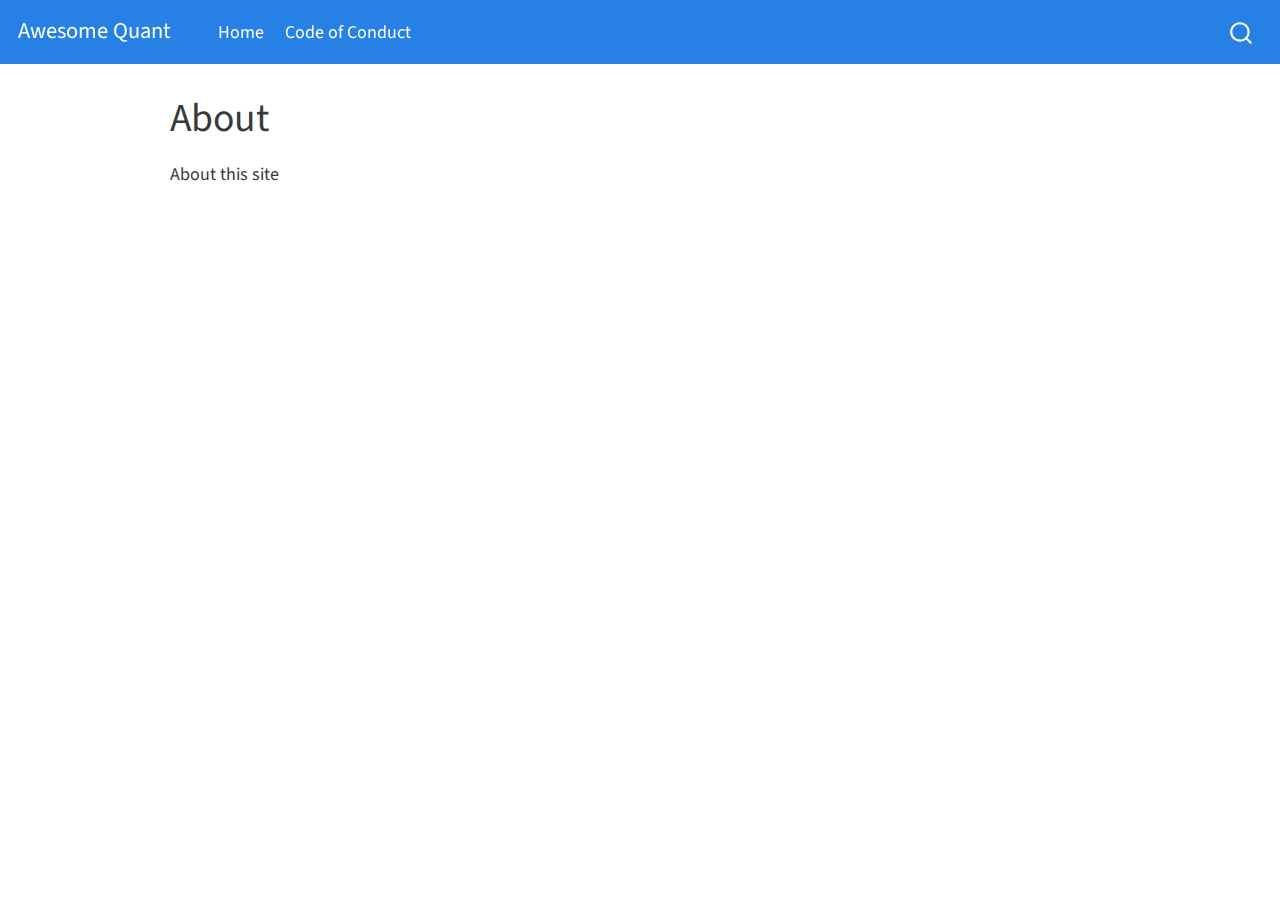
<file: docs/about.html>
<!DOCTYPE html>
<html xmlns="http://www.w3.org/1999/xhtml" lang="en" xml:lang="en"><head>

<meta charset="utf-8">
<meta name="generator" content="quarto-1.2.335">

<meta name="viewport" content="width=device-width, initial-scale=1.0, user-scalable=yes">


<title>Awesome Quant - About</title>
<style>
code{white-space: pre-wrap;}
span.smallcaps{font-variant: small-caps;}
div.columns{display: flex; gap: min(4vw, 1.5em);}
div.column{flex: auto; overflow-x: auto;}
div.hanging-indent{margin-left: 1.5em; text-indent: -1.5em;}
ul.task-list{list-style: none;}
ul.task-list li input[type="checkbox"] {
  width: 0.8em;
  margin: 0 0.8em 0.2em -1.6em;
  vertical-align: middle;
}
</style>


<script src="site_libs/quarto-nav/quarto-nav.js"></script>
<script src="site_libs/quarto-nav/headroom.min.js"></script>
<script src="site_libs/clipboard/clipboard.min.js"></script>
<script src="site_libs/quarto-search/autocomplete.umd.js"></script>
<script src="site_libs/quarto-search/fuse.min.js"></script>
<script src="site_libs/quarto-search/quarto-search.js"></script>
<meta name="quarto:offset" content="./">
<script src="site_libs/quarto-html/quarto.js"></script>
<script src="site_libs/quarto-html/popper.min.js"></script>
<script src="site_libs/quarto-html/tippy.umd.min.js"></script>
<script src="site_libs/quarto-html/anchor.min.js"></script>
<link href="site_libs/quarto-html/tippy.css" rel="stylesheet">
<link href="site_libs/quarto-html/quarto-syntax-highlighting.css" rel="stylesheet" id="quarto-text-highlighting-styles">
<script src="site_libs/bootstrap/bootstrap.min.js"></script>
<link href="site_libs/bootstrap/bootstrap-icons.css" rel="stylesheet">
<link href="site_libs/bootstrap/bootstrap.min.css" rel="stylesheet" id="quarto-bootstrap" data-mode="light">
<script id="quarto-search-options" type="application/json">{
  "location": "navbar",
  "copy-button": false,
  "collapse-after": 3,
  "panel-placement": "end",
  "type": "overlay",
  "limit": 20,
  "language": {
    "search-no-results-text": "No results",
    "search-matching-documents-text": "matching documents",
    "search-copy-link-title": "Copy link to search",
    "search-hide-matches-text": "Hide additional matches",
    "search-more-match-text": "more match in this document",
    "search-more-matches-text": "more matches in this document",
    "search-clear-button-title": "Clear",
    "search-detached-cancel-button-title": "Cancel",
    "search-submit-button-title": "Submit"
  }
}</script>


<link rel="stylesheet" href="styles.css">
</head>

<body class="nav-fixed">

<div id="quarto-search-results"></div>
  <header id="quarto-header" class="headroom fixed-top">
    <nav class="navbar navbar-expand-lg navbar-dark ">
      <div class="navbar-container container-fluid">
      <div class="navbar-brand-container">
    <a class="navbar-brand" href="./index.html">
    <span class="navbar-title">Awesome Quant</span>
    </a>
  </div>
          <button class="navbar-toggler" type="button" data-bs-toggle="collapse" data-bs-target="#navbarCollapse" aria-controls="navbarCollapse" aria-expanded="false" aria-label="Toggle navigation" onclick="if (window.quartoToggleHeadroom) { window.quartoToggleHeadroom(); }">
  <span class="navbar-toggler-icon"></span>
</button>
          <div class="collapse navbar-collapse" id="navbarCollapse">
            <ul class="navbar-nav navbar-nav-scroll me-auto">
  <li class="nav-item">
    <a class="nav-link" href="./index.html">
 <span class="menu-text">Home</span></a>
  </li>  
  <li class="nav-item">
    <a class="nav-link" href="./CODE_OF_CONDUCT.html">
 <span class="menu-text">Code of Conduct</span></a>
  </li>  
</ul>
              <div id="quarto-search" class="" title="Search"></div>
          </div> <!-- /navcollapse -->
      </div> <!-- /container-fluid -->
    </nav>
</header>
<!-- content -->
<div id="quarto-content" class="quarto-container page-columns page-rows-contents page-layout-article page-navbar">
<!-- sidebar -->
<!-- margin-sidebar -->
    <div id="quarto-margin-sidebar" class="sidebar margin-sidebar">
        
    </div>
<!-- main -->
<main class="content" id="quarto-document-content">

<header id="title-block-header" class="quarto-title-block default">
<div class="quarto-title">
<h1 class="title">About</h1>
</div>



<div class="quarto-title-meta">

    
  
    
  </div>
  

</header>

<p>About this site</p>



</main> <!-- /main -->
<script id="quarto-html-after-body" type="application/javascript">
window.document.addEventListener("DOMContentLoaded", function (event) {
  const toggleBodyColorMode = (bsSheetEl) => {
    const mode = bsSheetEl.getAttribute("data-mode");
    const bodyEl = window.document.querySelector("body");
    if (mode === "dark") {
      bodyEl.classList.add("quarto-dark");
      bodyEl.classList.remove("quarto-light");
    } else {
      bodyEl.classList.add("quarto-light");
      bodyEl.classList.remove("quarto-dark");
    }
  }
  const toggleBodyColorPrimary = () => {
    const bsSheetEl = window.document.querySelector("link#quarto-bootstrap");
    if (bsSheetEl) {
      toggleBodyColorMode(bsSheetEl);
    }
  }
  toggleBodyColorPrimary();  
  const icon = "";
  const anchorJS = new window.AnchorJS();
  anchorJS.options = {
    placement: 'right',
    icon: icon
  };
  anchorJS.add('.anchored');
  const clipboard = new window.ClipboardJS('.code-copy-button', {
    target: function(trigger) {
      return trigger.previousElementSibling;
    }
  });
  clipboard.on('success', function(e) {
    // button target
    const button = e.trigger;
    // don't keep focus
    button.blur();
    // flash "checked"
    button.classList.add('code-copy-button-checked');
    var currentTitle = button.getAttribute("title");
    button.setAttribute("title", "Copied!");
    let tooltip;
    if (window.bootstrap) {
      button.setAttribute("data-bs-toggle", "tooltip");
      button.setAttribute("data-bs-placement", "left");
      button.setAttribute("data-bs-title", "Copied!");
      tooltip = new bootstrap.Tooltip(button, 
        { trigger: "manual", 
          customClass: "code-copy-button-tooltip",
          offset: [0, -8]});
      tooltip.show();    
    }
    setTimeout(function() {
      if (tooltip) {
        tooltip.hide();
        button.removeAttribute("data-bs-title");
        button.removeAttribute("data-bs-toggle");
        button.removeAttribute("data-bs-placement");
      }
      button.setAttribute("title", currentTitle);
      button.classList.remove('code-copy-button-checked');
    }, 1000);
    // clear code selection
    e.clearSelection();
  });
  function tippyHover(el, contentFn) {
    const config = {
      allowHTML: true,
      content: contentFn,
      maxWidth: 500,
      delay: 100,
      arrow: false,
      appendTo: function(el) {
          return el.parentElement;
      },
      interactive: true,
      interactiveBorder: 10,
      theme: 'quarto',
      placement: 'bottom-start'
    };
    window.tippy(el, config); 
  }
  const noterefs = window.document.querySelectorAll('a[role="doc-noteref"]');
  for (var i=0; i<noterefs.length; i++) {
    const ref = noterefs[i];
    tippyHover(ref, function() {
      // use id or data attribute instead here
      let href = ref.getAttribute('data-footnote-href') || ref.getAttribute('href');
      try { href = new URL(href).hash; } catch {}
      const id = href.replace(/^#\/?/, "");
      const note = window.document.getElementById(id);
      return note.innerHTML;
    });
  }
  const findCites = (el) => {
    const parentEl = el.parentElement;
    if (parentEl) {
      const cites = parentEl.dataset.cites;
      if (cites) {
        return {
          el,
          cites: cites.split(' ')
        };
      } else {
        return findCites(el.parentElement)
      }
    } else {
      return undefined;
    }
  };
  var bibliorefs = window.document.querySelectorAll('a[role="doc-biblioref"]');
  for (var i=0; i<bibliorefs.length; i++) {
    const ref = bibliorefs[i];
    const citeInfo = findCites(ref);
    if (citeInfo) {
      tippyHover(citeInfo.el, function() {
        var popup = window.document.createElement('div');
        citeInfo.cites.forEach(function(cite) {
          var citeDiv = window.document.createElement('div');
          citeDiv.classList.add('hanging-indent');
          citeDiv.classList.add('csl-entry');
          var biblioDiv = window.document.getElementById('ref-' + cite);
          if (biblioDiv) {
            citeDiv.innerHTML = biblioDiv.innerHTML;
          }
          popup.appendChild(citeDiv);
        });
        return popup.innerHTML;
      });
    }
  }
});
</script>
</div> <!-- /content -->



</body></html>
</file>
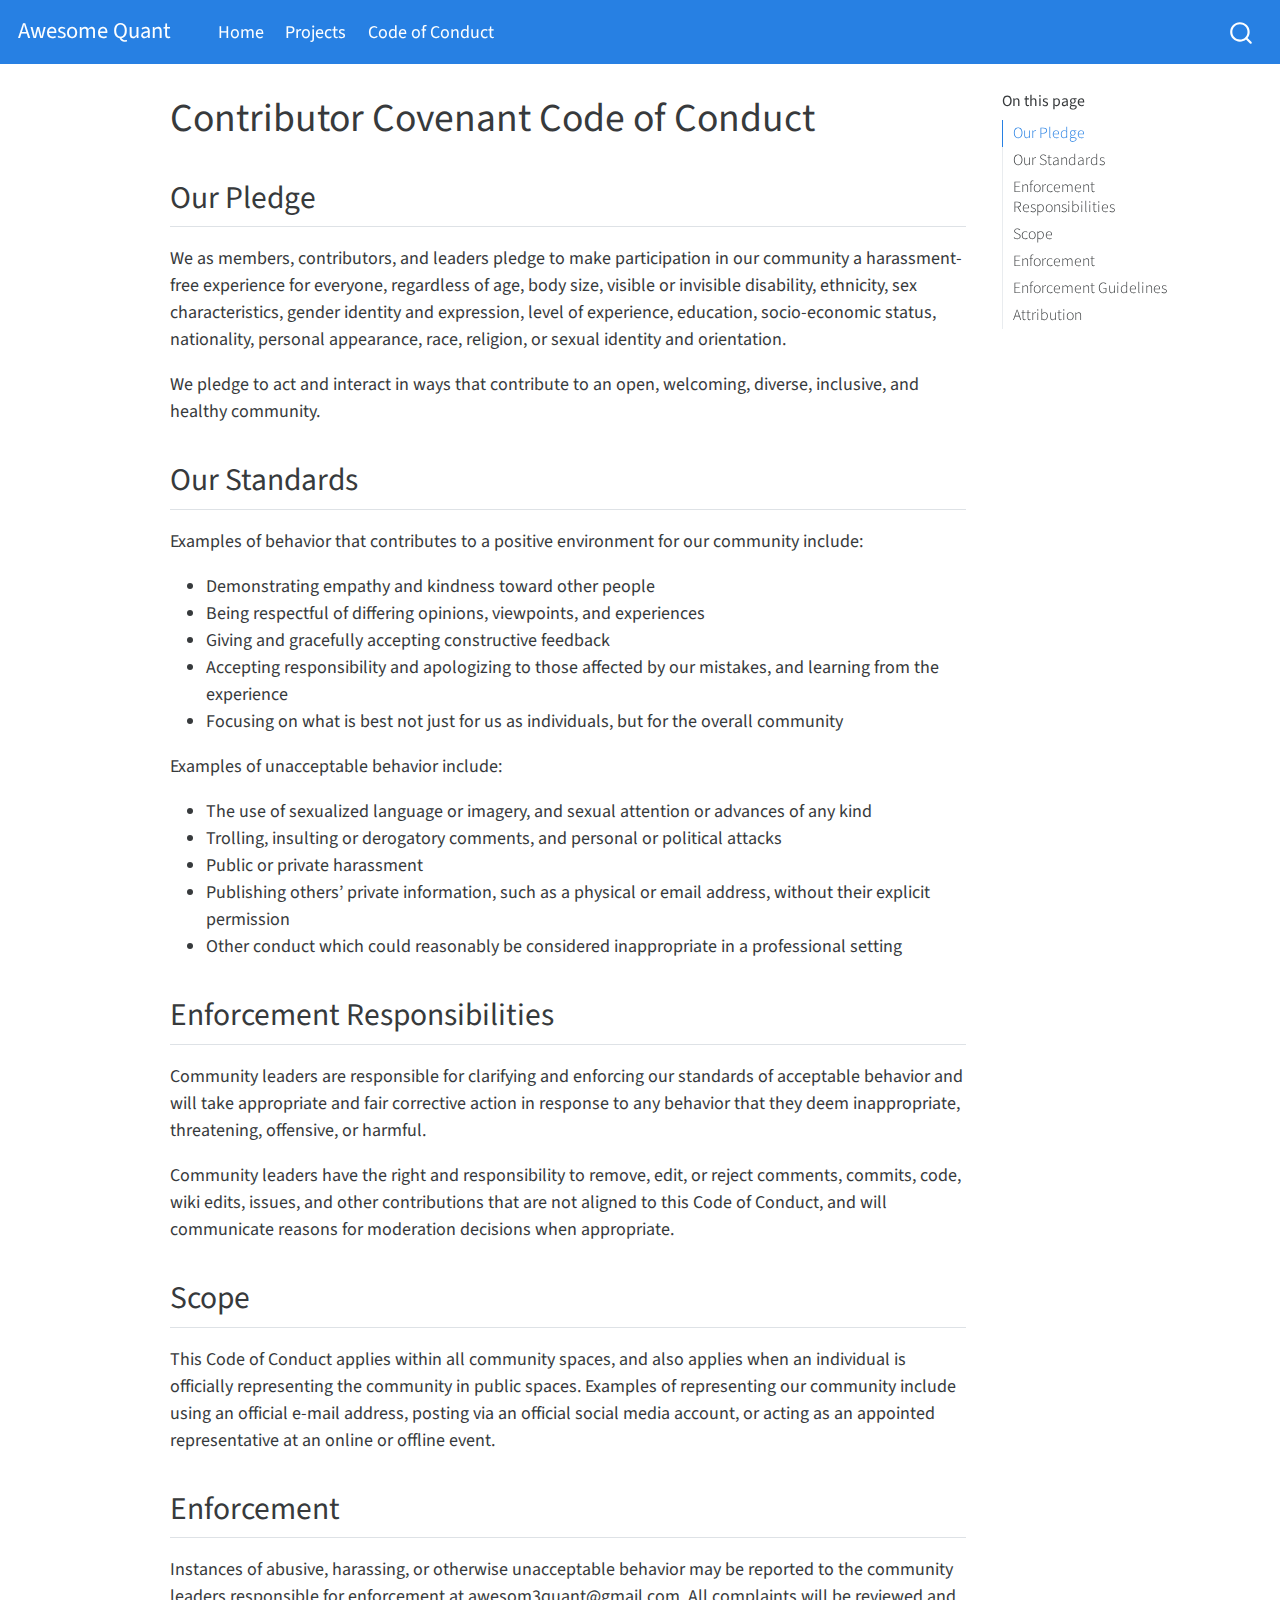
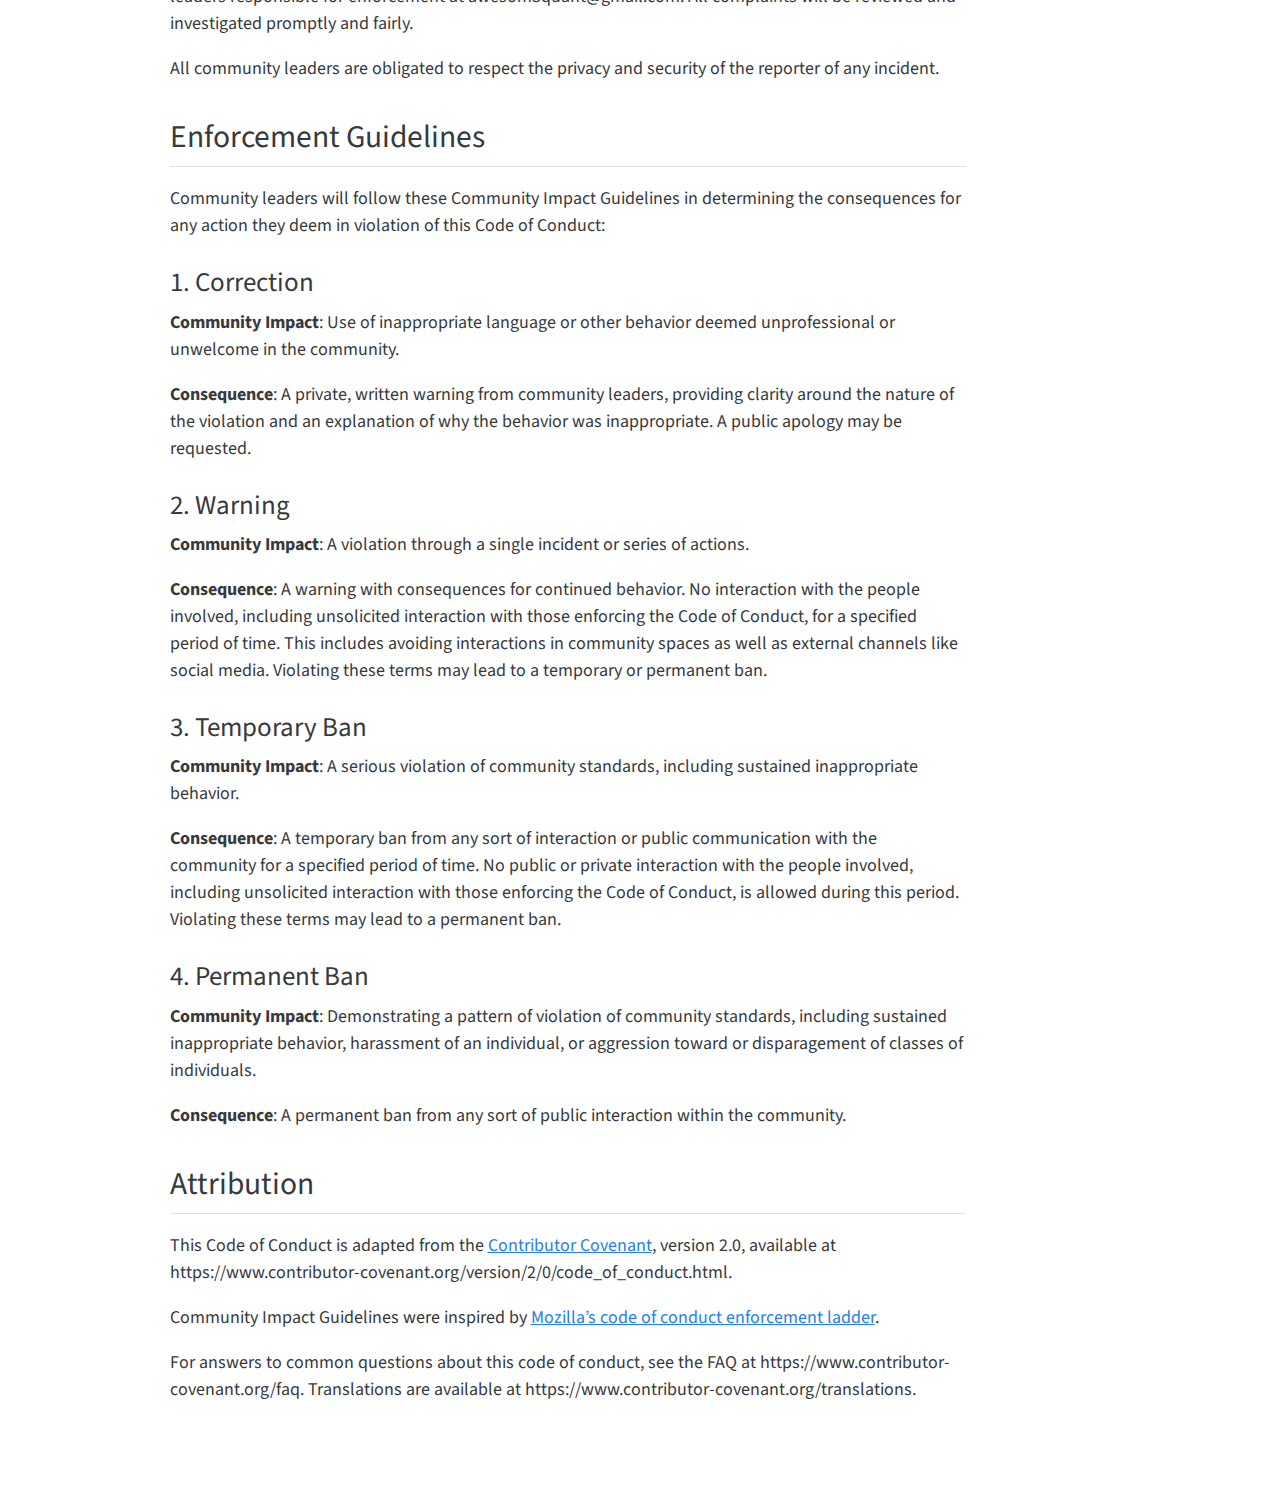
<file: docs/CODE_OF_CONDUCT.html>
<!DOCTYPE html>
<html xmlns="http://www.w3.org/1999/xhtml" lang="en" xml:lang="en"><head>

<meta charset="utf-8">
<meta name="generator" content="quarto-1.2.335">

<meta name="viewport" content="width=device-width, initial-scale=1.0, user-scalable=yes">


<title>Awesome Quant - Contributor Covenant Code of Conduct</title>
<style>
code{white-space: pre-wrap;}
span.smallcaps{font-variant: small-caps;}
div.columns{display: flex; gap: min(4vw, 1.5em);}
div.column{flex: auto; overflow-x: auto;}
div.hanging-indent{margin-left: 1.5em; text-indent: -1.5em;}
ul.task-list{list-style: none;}
ul.task-list li input[type="checkbox"] {
  width: 0.8em;
  margin: 0 0.8em 0.2em -1.6em;
  vertical-align: middle;
}
</style>


<script src="site_libs/quarto-nav/quarto-nav.js"></script>
<script src="site_libs/quarto-nav/headroom.min.js"></script>
<script src="site_libs/clipboard/clipboard.min.js"></script>
<script src="site_libs/quarto-search/autocomplete.umd.js"></script>
<script src="site_libs/quarto-search/fuse.min.js"></script>
<script src="site_libs/quarto-search/quarto-search.js"></script>
<meta name="quarto:offset" content="./">
<script src="site_libs/quarto-html/quarto.js"></script>
<script src="site_libs/quarto-html/popper.min.js"></script>
<script src="site_libs/quarto-html/tippy.umd.min.js"></script>
<script src="site_libs/quarto-html/anchor.min.js"></script>
<link href="site_libs/quarto-html/tippy.css" rel="stylesheet">
<link href="site_libs/quarto-html/quarto-syntax-highlighting.css" rel="stylesheet" id="quarto-text-highlighting-styles">
<script src="site_libs/bootstrap/bootstrap.min.js"></script>
<link href="site_libs/bootstrap/bootstrap-icons.css" rel="stylesheet">
<link href="site_libs/bootstrap/bootstrap.min.css" rel="stylesheet" id="quarto-bootstrap" data-mode="light">
<script id="quarto-search-options" type="application/json">{
  "location": "navbar",
  "copy-button": false,
  "collapse-after": 3,
  "panel-placement": "end",
  "type": "overlay",
  "limit": 20,
  "language": {
    "search-no-results-text": "No results",
    "search-matching-documents-text": "matching documents",
    "search-copy-link-title": "Copy link to search",
    "search-hide-matches-text": "Hide additional matches",
    "search-more-match-text": "more match in this document",
    "search-more-matches-text": "more matches in this document",
    "search-clear-button-title": "Clear",
    "search-detached-cancel-button-title": "Cancel",
    "search-submit-button-title": "Submit"
  }
}</script>


<link rel="stylesheet" href="styles.css">
</head>

<body class="nav-fixed">

<div id="quarto-search-results"></div>
  <header id="quarto-header" class="headroom fixed-top">
    <nav class="navbar navbar-expand-lg navbar-dark ">
      <div class="navbar-container container-fluid">
      <div class="navbar-brand-container">
    <a class="navbar-brand" href="./index.html">
    <span class="navbar-title">Awesome Quant</span>
    </a>
  </div>
          <button class="navbar-toggler" type="button" data-bs-toggle="collapse" data-bs-target="#navbarCollapse" aria-controls="navbarCollapse" aria-expanded="false" aria-label="Toggle navigation" onclick="if (window.quartoToggleHeadroom) { window.quartoToggleHeadroom(); }">
  <span class="navbar-toggler-icon"></span>
</button>
          <div class="collapse navbar-collapse" id="navbarCollapse">
            <ul class="navbar-nav navbar-nav-scroll me-auto">
  <li class="nav-item">
    <a class="nav-link" href="./index.html">
 <span class="menu-text">Home</span></a>
  </li>  
  <li class="nav-item">
    <a class="nav-link" href="./projects.html">
 <span class="menu-text">Projects</span></a>
  </li>  
  <li class="nav-item">
    <a class="nav-link active" href="./CODE_OF_CONDUCT.html" aria-current="page">
 <span class="menu-text">Code of Conduct</span></a>
  </li>  
</ul>
              <div id="quarto-search" class="" title="Search"></div>
          </div> <!-- /navcollapse -->
      </div> <!-- /container-fluid -->
    </nav>
</header>
<!-- content -->
<div id="quarto-content" class="quarto-container page-columns page-rows-contents page-layout-article page-navbar">
<!-- sidebar -->
<!-- margin-sidebar -->
    <div id="quarto-margin-sidebar" class="sidebar margin-sidebar">
        <nav id="TOC" role="doc-toc" class="toc-active">
    <h2 id="toc-title">On this page</h2>
   
  <ul>
  <li><a href="#our-pledge" id="toc-our-pledge" class="nav-link active" data-scroll-target="#our-pledge">Our Pledge</a></li>
  <li><a href="#our-standards" id="toc-our-standards" class="nav-link" data-scroll-target="#our-standards">Our Standards</a></li>
  <li><a href="#enforcement-responsibilities" id="toc-enforcement-responsibilities" class="nav-link" data-scroll-target="#enforcement-responsibilities">Enforcement Responsibilities</a></li>
  <li><a href="#scope" id="toc-scope" class="nav-link" data-scroll-target="#scope">Scope</a></li>
  <li><a href="#enforcement" id="toc-enforcement" class="nav-link" data-scroll-target="#enforcement">Enforcement</a></li>
  <li><a href="#enforcement-guidelines" id="toc-enforcement-guidelines" class="nav-link" data-scroll-target="#enforcement-guidelines">Enforcement Guidelines</a>
  <ul class="collapse">
  <li><a href="#correction" id="toc-correction" class="nav-link" data-scroll-target="#correction">1. Correction</a></li>
  <li><a href="#warning" id="toc-warning" class="nav-link" data-scroll-target="#warning">2. Warning</a></li>
  <li><a href="#temporary-ban" id="toc-temporary-ban" class="nav-link" data-scroll-target="#temporary-ban">3. Temporary Ban</a></li>
  <li><a href="#permanent-ban" id="toc-permanent-ban" class="nav-link" data-scroll-target="#permanent-ban">4. Permanent Ban</a></li>
  </ul></li>
  <li><a href="#attribution" id="toc-attribution" class="nav-link" data-scroll-target="#attribution">Attribution</a></li>
  </ul>
</nav>
    </div>
<!-- main -->
<main class="content" id="quarto-document-content">

<header id="title-block-header" class="quarto-title-block default">
<div class="quarto-title">
<h1 class="title">Contributor Covenant Code of Conduct</h1>
</div>



<div class="quarto-title-meta">

    
  
    
  </div>
  

</header>

<section id="our-pledge" class="level2">
<h2 class="anchored" data-anchor-id="our-pledge">Our Pledge</h2>
<p>We as members, contributors, and leaders pledge to make participation in our community a harassment-free experience for everyone, regardless of age, body size, visible or invisible disability, ethnicity, sex characteristics, gender identity and expression, level of experience, education, socio-economic status, nationality, personal appearance, race, religion, or sexual identity and orientation.</p>
<p>We pledge to act and interact in ways that contribute to an open, welcoming, diverse, inclusive, and healthy community.</p>
</section>
<section id="our-standards" class="level2">
<h2 class="anchored" data-anchor-id="our-standards">Our Standards</h2>
<p>Examples of behavior that contributes to a positive environment for our community include:</p>
<ul>
<li>Demonstrating empathy and kindness toward other people</li>
<li>Being respectful of differing opinions, viewpoints, and experiences</li>
<li>Giving and gracefully accepting constructive feedback</li>
<li>Accepting responsibility and apologizing to those affected by our mistakes, and learning from the experience</li>
<li>Focusing on what is best not just for us as individuals, but for the overall community</li>
</ul>
<p>Examples of unacceptable behavior include:</p>
<ul>
<li>The use of sexualized language or imagery, and sexual attention or advances of any kind</li>
<li>Trolling, insulting or derogatory comments, and personal or political attacks</li>
<li>Public or private harassment</li>
<li>Publishing others’ private information, such as a physical or email address, without their explicit permission</li>
<li>Other conduct which could reasonably be considered inappropriate in a professional setting</li>
</ul>
</section>
<section id="enforcement-responsibilities" class="level2">
<h2 class="anchored" data-anchor-id="enforcement-responsibilities">Enforcement Responsibilities</h2>
<p>Community leaders are responsible for clarifying and enforcing our standards of acceptable behavior and will take appropriate and fair corrective action in response to any behavior that they deem inappropriate, threatening, offensive, or harmful.</p>
<p>Community leaders have the right and responsibility to remove, edit, or reject comments, commits, code, wiki edits, issues, and other contributions that are not aligned to this Code of Conduct, and will communicate reasons for moderation decisions when appropriate.</p>
</section>
<section id="scope" class="level2">
<h2 class="anchored" data-anchor-id="scope">Scope</h2>
<p>This Code of Conduct applies within all community spaces, and also applies when an individual is officially representing the community in public spaces. Examples of representing our community include using an official e-mail address, posting via an official social media account, or acting as an appointed representative at an online or offline event.</p>
</section>
<section id="enforcement" class="level2">
<h2 class="anchored" data-anchor-id="enforcement">Enforcement</h2>
<p>Instances of abusive, harassing, or otherwise unacceptable behavior may be reported to the community leaders responsible for enforcement at awesom3quant@gmail.com. All complaints will be reviewed and investigated promptly and fairly.</p>
<p>All community leaders are obligated to respect the privacy and security of the reporter of any incident.</p>
</section>
<section id="enforcement-guidelines" class="level2">
<h2 class="anchored" data-anchor-id="enforcement-guidelines">Enforcement Guidelines</h2>
<p>Community leaders will follow these Community Impact Guidelines in determining the consequences for any action they deem in violation of this Code of Conduct:</p>
<section id="correction" class="level3">
<h3 class="anchored" data-anchor-id="correction">1. Correction</h3>
<p><strong>Community Impact</strong>: Use of inappropriate language or other behavior deemed unprofessional or unwelcome in the community.</p>
<p><strong>Consequence</strong>: A private, written warning from community leaders, providing clarity around the nature of the violation and an explanation of why the behavior was inappropriate. A public apology may be requested.</p>
</section>
<section id="warning" class="level3">
<h3 class="anchored" data-anchor-id="warning">2. Warning</h3>
<p><strong>Community Impact</strong>: A violation through a single incident or series of actions.</p>
<p><strong>Consequence</strong>: A warning with consequences for continued behavior. No interaction with the people involved, including unsolicited interaction with those enforcing the Code of Conduct, for a specified period of time. This includes avoiding interactions in community spaces as well as external channels like social media. Violating these terms may lead to a temporary or permanent ban.</p>
</section>
<section id="temporary-ban" class="level3">
<h3 class="anchored" data-anchor-id="temporary-ban">3. Temporary Ban</h3>
<p><strong>Community Impact</strong>: A serious violation of community standards, including sustained inappropriate behavior.</p>
<p><strong>Consequence</strong>: A temporary ban from any sort of interaction or public communication with the community for a specified period of time. No public or private interaction with the people involved, including unsolicited interaction with those enforcing the Code of Conduct, is allowed during this period. Violating these terms may lead to a permanent ban.</p>
</section>
<section id="permanent-ban" class="level3">
<h3 class="anchored" data-anchor-id="permanent-ban">4. Permanent Ban</h3>
<p><strong>Community Impact</strong>: Demonstrating a pattern of violation of community standards, including sustained inappropriate behavior, harassment of an individual, or aggression toward or disparagement of classes of individuals.</p>
<p><strong>Consequence</strong>: A permanent ban from any sort of public interaction within the community.</p>
</section>
</section>
<section id="attribution" class="level2">
<h2 class="anchored" data-anchor-id="attribution">Attribution</h2>
<p>This Code of Conduct is adapted from the <a href="https://www.contributor-covenant.org">Contributor Covenant</a>, version 2.0, available at https://www.contributor-covenant.org/version/2/0/code_of_conduct.html.</p>
<p>Community Impact Guidelines were inspired by <a href="https://github.com/mozilla/diversity">Mozilla’s code of conduct enforcement ladder</a>.</p>
<p>For answers to common questions about this code of conduct, see the FAQ at https://www.contributor-covenant.org/faq. Translations are available at https://www.contributor-covenant.org/translations.</p>


</section>

</main> <!-- /main -->
<script id="quarto-html-after-body" type="application/javascript">
window.document.addEventListener("DOMContentLoaded", function (event) {
  const toggleBodyColorMode = (bsSheetEl) => {
    const mode = bsSheetEl.getAttribute("data-mode");
    const bodyEl = window.document.querySelector("body");
    if (mode === "dark") {
      bodyEl.classList.add("quarto-dark");
      bodyEl.classList.remove("quarto-light");
    } else {
      bodyEl.classList.add("quarto-light");
      bodyEl.classList.remove("quarto-dark");
    }
  }
  const toggleBodyColorPrimary = () => {
    const bsSheetEl = window.document.querySelector("link#quarto-bootstrap");
    if (bsSheetEl) {
      toggleBodyColorMode(bsSheetEl);
    }
  }
  toggleBodyColorPrimary();  
  const icon = "";
  const anchorJS = new window.AnchorJS();
  anchorJS.options = {
    placement: 'right',
    icon: icon
  };
  anchorJS.add('.anchored');
  const clipboard = new window.ClipboardJS('.code-copy-button', {
    target: function(trigger) {
      return trigger.previousElementSibling;
    }
  });
  clipboard.on('success', function(e) {
    // button target
    const button = e.trigger;
    // don't keep focus
    button.blur();
    // flash "checked"
    button.classList.add('code-copy-button-checked');
    var currentTitle = button.getAttribute("title");
    button.setAttribute("title", "Copied!");
    let tooltip;
    if (window.bootstrap) {
      button.setAttribute("data-bs-toggle", "tooltip");
      button.setAttribute("data-bs-placement", "left");
      button.setAttribute("data-bs-title", "Copied!");
      tooltip = new bootstrap.Tooltip(button, 
        { trigger: "manual", 
          customClass: "code-copy-button-tooltip",
          offset: [0, -8]});
      tooltip.show();    
    }
    setTimeout(function() {
      if (tooltip) {
        tooltip.hide();
        button.removeAttribute("data-bs-title");
        button.removeAttribute("data-bs-toggle");
        button.removeAttribute("data-bs-placement");
      }
      button.setAttribute("title", currentTitle);
      button.classList.remove('code-copy-button-checked');
    }, 1000);
    // clear code selection
    e.clearSelection();
  });
  function tippyHover(el, contentFn) {
    const config = {
      allowHTML: true,
      content: contentFn,
      maxWidth: 500,
      delay: 100,
      arrow: false,
      appendTo: function(el) {
          return el.parentElement;
      },
      interactive: true,
      interactiveBorder: 10,
      theme: 'quarto',
      placement: 'bottom-start'
    };
    window.tippy(el, config); 
  }
  const noterefs = window.document.querySelectorAll('a[role="doc-noteref"]');
  for (var i=0; i<noterefs.length; i++) {
    const ref = noterefs[i];
    tippyHover(ref, function() {
      // use id or data attribute instead here
      let href = ref.getAttribute('data-footnote-href') || ref.getAttribute('href');
      try { href = new URL(href).hash; } catch {}
      const id = href.replace(/^#\/?/, "");
      const note = window.document.getElementById(id);
      return note.innerHTML;
    });
  }
  const findCites = (el) => {
    const parentEl = el.parentElement;
    if (parentEl) {
      const cites = parentEl.dataset.cites;
      if (cites) {
        return {
          el,
          cites: cites.split(' ')
        };
      } else {
        return findCites(el.parentElement)
      }
    } else {
      return undefined;
    }
  };
  var bibliorefs = window.document.querySelectorAll('a[role="doc-biblioref"]');
  for (var i=0; i<bibliorefs.length; i++) {
    const ref = bibliorefs[i];
    const citeInfo = findCites(ref);
    if (citeInfo) {
      tippyHover(citeInfo.el, function() {
        var popup = window.document.createElement('div');
        citeInfo.cites.forEach(function(cite) {
          var citeDiv = window.document.createElement('div');
          citeDiv.classList.add('hanging-indent');
          citeDiv.classList.add('csl-entry');
          var biblioDiv = window.document.getElementById('ref-' + cite);
          if (biblioDiv) {
            citeDiv.innerHTML = biblioDiv.innerHTML;
          }
          popup.appendChild(citeDiv);
        });
        return popup.innerHTML;
      });
    }
  }
});
</script>
</div> <!-- /content -->



</body></html>
</file>
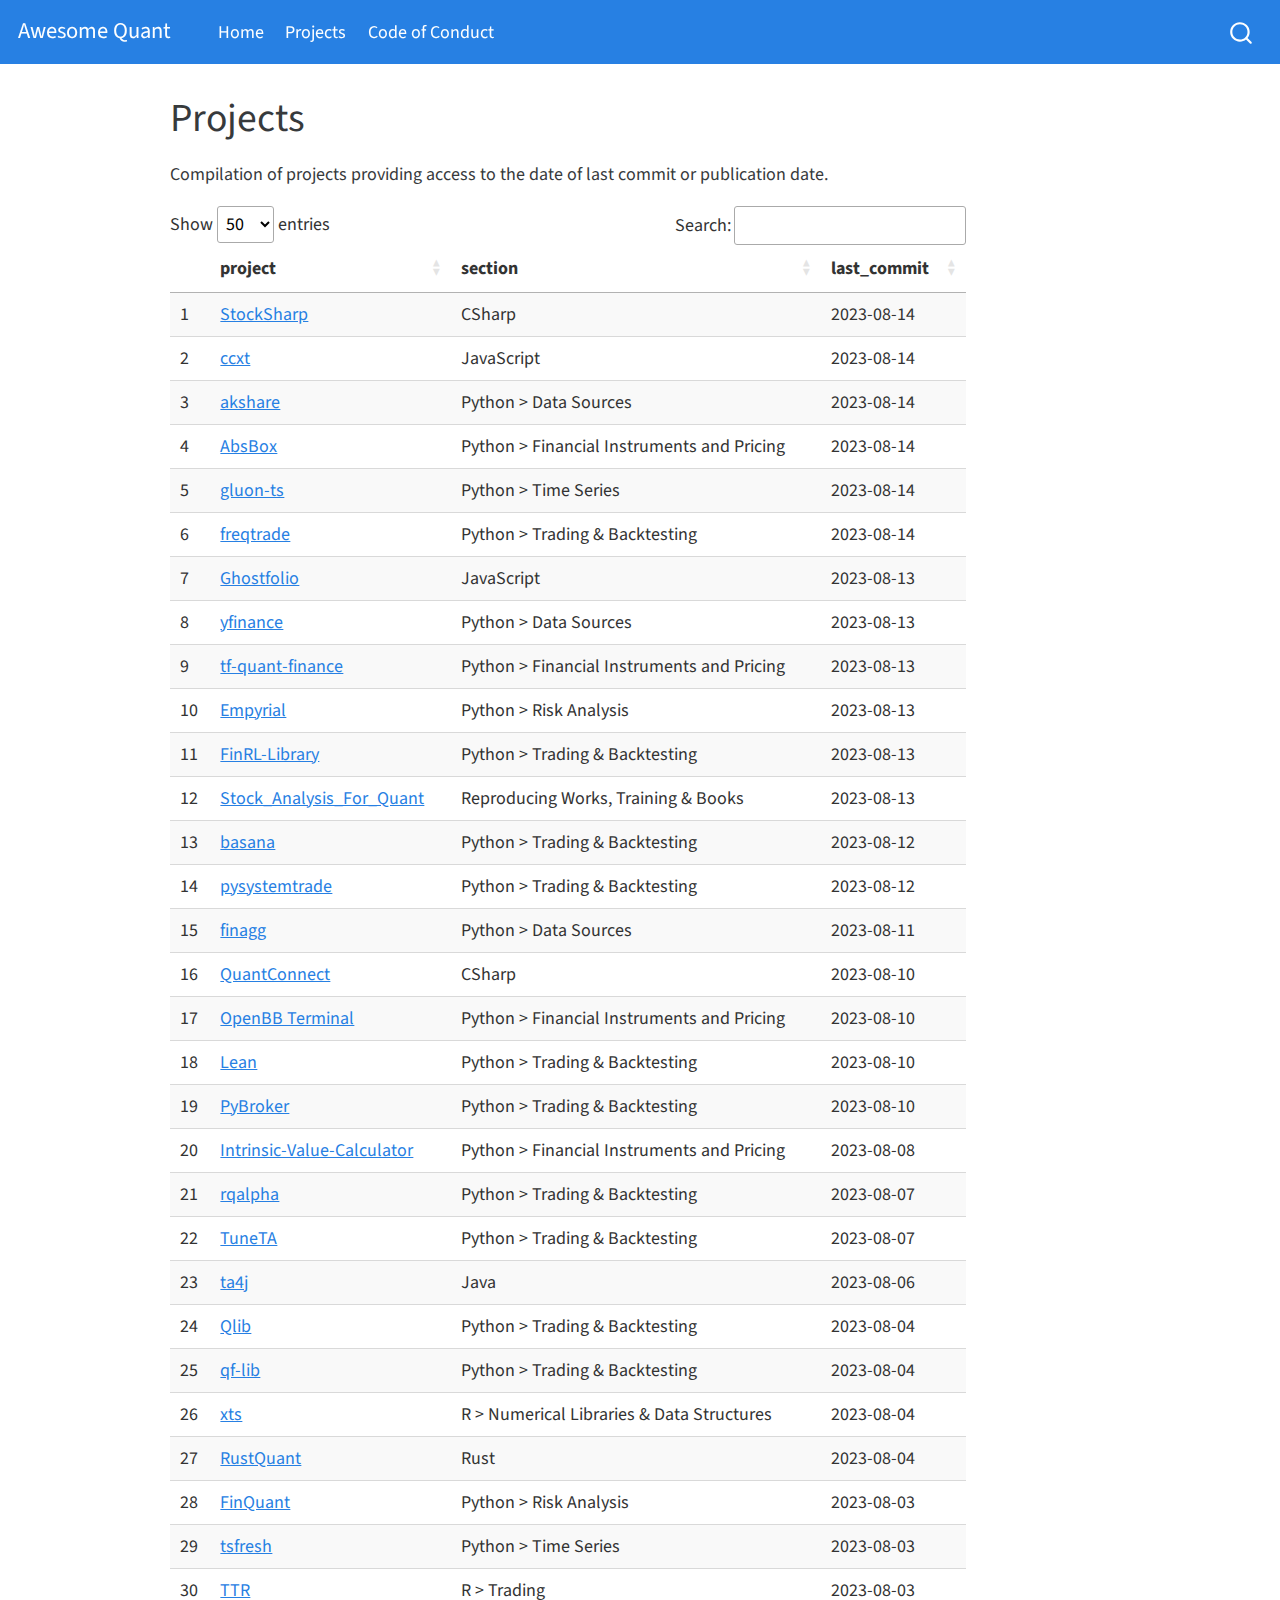
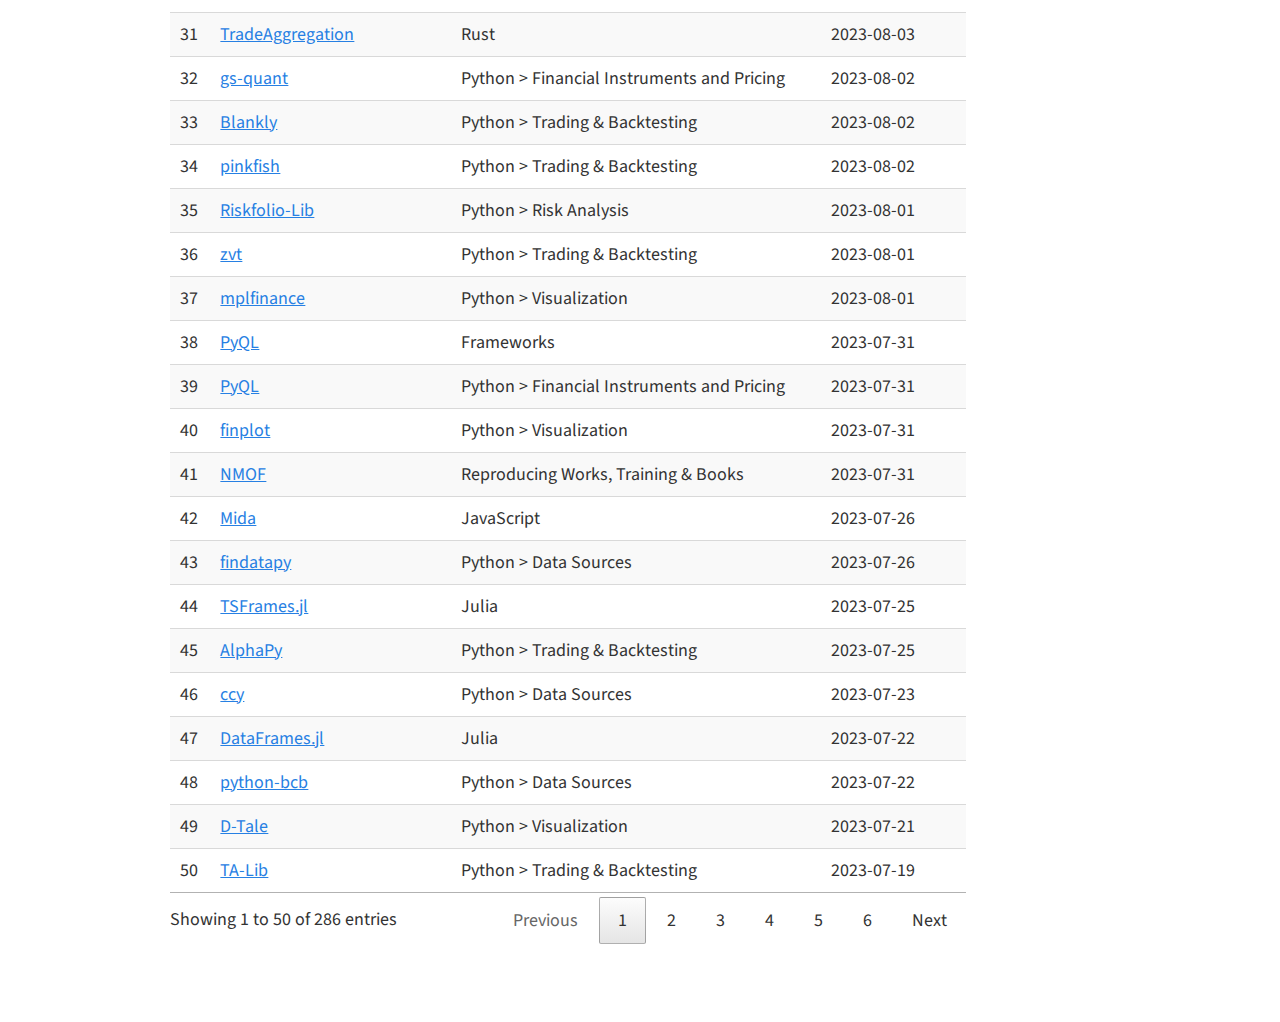
<file: docs/projects.html>
<!DOCTYPE html>
<html xmlns="http://www.w3.org/1999/xhtml" lang="en" xml:lang="en"><head>

<meta charset="utf-8">
<meta name="generator" content="quarto-1.2.335">

<meta name="viewport" content="width=device-width, initial-scale=1.0, user-scalable=yes">


<title>Awesome Quant - Projects</title>
<style>
code{white-space: pre-wrap;}
span.smallcaps{font-variant: small-caps;}
div.columns{display: flex; gap: min(4vw, 1.5em);}
div.column{flex: auto; overflow-x: auto;}
div.hanging-indent{margin-left: 1.5em; text-indent: -1.5em;}
ul.task-list{list-style: none;}
ul.task-list li input[type="checkbox"] {
  width: 0.8em;
  margin: 0 0.8em 0.2em -1.6em;
  vertical-align: middle;
}
</style>


<script src="site_libs/quarto-nav/quarto-nav.js"></script>
<script src="site_libs/quarto-nav/headroom.min.js"></script>
<script src="site_libs/clipboard/clipboard.min.js"></script>
<script src="site_libs/quarto-search/autocomplete.umd.js"></script>
<script src="site_libs/quarto-search/fuse.min.js"></script>
<script src="site_libs/quarto-search/quarto-search.js"></script>
<meta name="quarto:offset" content="./">
<script src="site_libs/quarto-html/quarto.js"></script>
<script src="site_libs/quarto-html/popper.min.js"></script>
<script src="site_libs/quarto-html/tippy.umd.min.js"></script>
<script src="site_libs/quarto-html/anchor.min.js"></script>
<link href="site_libs/quarto-html/tippy.css" rel="stylesheet">
<link href="site_libs/quarto-html/quarto-syntax-highlighting.css" rel="stylesheet" id="quarto-text-highlighting-styles">
<script src="site_libs/bootstrap/bootstrap.min.js"></script>
<link href="site_libs/bootstrap/bootstrap-icons.css" rel="stylesheet">
<link href="site_libs/bootstrap/bootstrap.min.css" rel="stylesheet" id="quarto-bootstrap" data-mode="light">
<script id="quarto-search-options" type="application/json">{
  "location": "navbar",
  "copy-button": false,
  "collapse-after": 3,
  "panel-placement": "end",
  "type": "overlay",
  "limit": 20,
  "language": {
    "search-no-results-text": "No results",
    "search-matching-documents-text": "matching documents",
    "search-copy-link-title": "Copy link to search",
    "search-hide-matches-text": "Hide additional matches",
    "search-more-match-text": "more match in this document",
    "search-more-matches-text": "more matches in this document",
    "search-clear-button-title": "Clear",
    "search-detached-cancel-button-title": "Cancel",
    "search-submit-button-title": "Submit"
  }
}</script>

<script src="site_libs/htmlwidgets-1.6.2/htmlwidgets.js"></script>
<link href="site_libs/datatables-css-0.0.0/datatables-crosstalk.css" rel="stylesheet">
<script src="site_libs/datatables-binding-0.29/datatables.js"></script>
<script src="site_libs/jquery-3.6.0/jquery-3.6.0.min.js"></script>
<link href="site_libs/dt-core-1.13.4/css/jquery.dataTables.min.css" rel="stylesheet">
<link href="site_libs/dt-core-1.13.4/css/jquery.dataTables.extra.css" rel="stylesheet">
<script src="site_libs/dt-core-1.13.4/js/jquery.dataTables.min.js"></script>
<link href="site_libs/crosstalk-1.2.0/css/crosstalk.min.css" rel="stylesheet">
<script src="site_libs/crosstalk-1.2.0/js/crosstalk.min.js"></script>


<link rel="stylesheet" href="styles.css">
</head>

<body class="nav-fixed">

<div id="quarto-search-results"></div>
  <header id="quarto-header" class="headroom fixed-top">
    <nav class="navbar navbar-expand-lg navbar-dark ">
      <div class="navbar-container container-fluid">
      <div class="navbar-brand-container">
    <a class="navbar-brand" href="./index.html">
    <span class="navbar-title">Awesome Quant</span>
    </a>
  </div>
          <button class="navbar-toggler" type="button" data-bs-toggle="collapse" data-bs-target="#navbarCollapse" aria-controls="navbarCollapse" aria-expanded="false" aria-label="Toggle navigation" onclick="if (window.quartoToggleHeadroom) { window.quartoToggleHeadroom(); }">
  <span class="navbar-toggler-icon"></span>
</button>
          <div class="collapse navbar-collapse" id="navbarCollapse">
            <ul class="navbar-nav navbar-nav-scroll me-auto">
  <li class="nav-item">
    <a class="nav-link" href="./index.html">
 <span class="menu-text">Home</span></a>
  </li>  
  <li class="nav-item">
    <a class="nav-link active" href="./projects.html" aria-current="page">
 <span class="menu-text">Projects</span></a>
  </li>  
  <li class="nav-item">
    <a class="nav-link" href="./CODE_OF_CONDUCT.html">
 <span class="menu-text">Code of Conduct</span></a>
  </li>  
</ul>
              <div id="quarto-search" class="" title="Search"></div>
          </div> <!-- /navcollapse -->
      </div> <!-- /container-fluid -->
    </nav>
</header>
<!-- content -->
<div id="quarto-content" class="quarto-container page-columns page-rows-contents page-layout-article page-navbar">
<!-- sidebar -->
<!-- margin-sidebar -->
    <div id="quarto-margin-sidebar" class="sidebar margin-sidebar">
        
    </div>
<!-- main -->
<main class="content" id="quarto-document-content">

<header id="title-block-header" class="quarto-title-block default">
<div class="quarto-title">
<h1 class="title">Projects</h1>
</div>



<div class="quarto-title-meta">

    
  
    
  </div>
  

</header>

<p>Compilation of projects providing access to the date of last commit or publication date.</p>
<div class="cell" data-table.cap="Projects">
<div class="cell-output-display">

<div class="datatables html-widget html-fill-item-overflow-hidden html-fill-item" id="htmlwidget-5bb0a1a954ccd52469fd" style="width:100%;height:auto;"></div>
<script type="application/json" data-for="htmlwidget-5bb0a1a954ccd52469fd">{"x":{"filter":"none","vertical":false,"data":[["1","2","3","4","5","6","7","8","9","10","11","12","13","14","15","16","17","18","19","20","21","22","23","24","25","26","27","28","29","30","31","32","33","34","35","36","37","38","39","40","41","42","43","44","45","46","47","48","49","50","51","52","53","54","55","56","57","58","59","60","61","62","63","64","65","66","67","68","69","70","71","72","73","74","75","76","77","78","79","80","81","82","83","84","85","86","87","88","89","90","91","92","93","94","95","96","97","98","99","100","101","102","103","104","105","106","107","108","109","110","111","112","113","114","115","116","117","118","119","120","121","122","123","124","125","126","127","128","129","130","131","132","133","134","135","136","137","138","139","140","141","142","143","144","145","146","147","148","149","150","151","152","153","154","155","156","157","158","159","160","161","162","163","164","165","166","167","168","169","170","171","172","173","174","175","176","177","178","179","180","181","182","183","184","185","186","187","188","189","190","191","192","193","194","195","196","197","198","199","200","201","202","203","204","205","206","207","208","209","210","211","212","213","214","215","216","217","218","219","220","221","222","223","224","225","226","227","228","229","230","231","232","233","234","235","236","237","238","239","240","241","242","243","244","245","246","247","248","249","250","251","252","253","254","255","256","257","258","259","260","261","262","263","264","265","266","267","268","269","270","271","272","273","274","275","276","277","278","279","280","281","282","283","284","285","286"],["<a href='https://github.com/StockSharp/StockSharp'>StockSharp<\/a>","<a href='https://github.com/ccxt/ccxt'>ccxt<\/a>","<a href='https://github.com/jindaxiang/akshare'>akshare<\/a>","<a href='https://github.com/yellowbean/AbsBox'>AbsBox<\/a>","<a href='https://github.com/awslabs/gluon-ts'>gluon-ts<\/a>","<a href='https://github.com/freqtrade/freqtrade'>freqtrade<\/a>","<a href='https://github.com/ghostfolio/ghostfolio'>Ghostfolio<\/a>","<a href='https://github.com/ranaroussi/yfinance'>yfinance<\/a>","<a href='https://github.com/google/tf-quant-finance'>tf-quant-finance<\/a>","<a href='https://github.com/ssantoshp/Empyrial'>Empyrial<\/a>","<a href='https://github.com/AI4Finance-LLC/FinRL-Library'>FinRL-Library<\/a>","<a href='https://github.com/LastAncientOne/Stock_Analysis_For_Quant'>Stock_Analysis_For_Quant<\/a>","<a href='https://github.com/gbeced/basana'>basana<\/a>","<a href='https://github.com/robcarver17/pysystemtrade'>pysystemtrade<\/a>","<a href='https://github.com/theOGognf/finagg'>finagg<\/a>","<a href='https://github.com/QuantConnect/Lean'>QuantConnect<\/a>","<a href='https://github.com/OpenBB-finance/OpenBBTerminal'>OpenBB Terminal<\/a>","<a href='https://github.com/QuantConnect/Lean'>Lean<\/a>","<a href='https://github.com/edtechre/pybroker'>PyBroker<\/a>","<a href='https://github.com/akashaero/Intrinsic-Value-Calculator'>Intrinsic-Value-Calculator<\/a>","<a href='https://github.com/ricequant/rqalpha'>rqalpha<\/a>","<a href='https://github.com/jmrichardson/tuneta'>TuneTA<\/a>","<a href='https://github.com/ta4j/ta4j'>ta4j<\/a>","<a href='https://github.com/microsoft/qlib'>Qlib<\/a>","<a href='https://github.com/quarkfin/qf-lib'>qf-lib<\/a>","<a href='https://github.com/joshuaulrich/xts'>xts<\/a>","<a href='https://github.com/avhz/RustQuant'>RustQuant<\/a>","<a href='https://github.com/fmilthaler/FinQuant'>FinQuant<\/a>","<a href='https://github.com/blue-yonder/tsfresh'>tsfresh<\/a>","<a href='https://github.com/joshuaulrich/TTR'>TTR<\/a>","<a href='https://github.com/MathisWellmann/trade_aggregation-rs'>TradeAggregation<\/a>","<a href='https://github.com/goldmansachs/gs-quant'>gs-quant<\/a>","<a href='https://github.com/Blankly-Finance/Blankly'>Blankly<\/a>","<a href='https://github.com/fja05680/pinkfish'>pinkfish<\/a>","<a href='https://github.com/dcajasn/Riskfolio-Lib'>Riskfolio-Lib<\/a>","<a href='https://github.com/zvtvz/zvt'>zvt<\/a>","<a href='https://github.com/matplotlib/mplfinance'>mplfinance<\/a>","<a href='https://github.com/enthought/pyql'>PyQL<\/a>","<a href='https://github.com/enthought/pyql'>PyQL<\/a>","<a href='https://github.com/highfestiva/finplot'>finplot<\/a>","<a href='https://github.com/enricoschumann/NMOF'>NMOF<\/a>","<a href='https://github.com/Reiryoku-Technologies/Mida'>Mida<\/a>","<a href='https://github.com/cuemacro/findatapy'>findatapy<\/a>","<a href='https://github.com/xKDR/TSFrames.jl'>TSFrames.jl<\/a>","<a href='https://github.com/ScottfreeLLC/AlphaPy'>AlphaPy<\/a>","<a href='https://github.com/lsbardel/ccy'>ccy<\/a>","<a href='https://github.com/JuliaData/DataFrames.jl'>DataFrames.jl<\/a>","<a href='https://github.com/wilsonfreitas/python-bcb'>python-bcb<\/a>","<a href='https://github.com/man-group/dtale'>D-Tale<\/a>","<a href='https://github.com/mrjbq7/ta-lib'>TA-Lib<\/a>","<a href='https://github.com/dpguthrie/yahooquery'>yahooquery<\/a>","<a href='https://github.com/alexiosg/rugarch'>rugarch<\/a>","<a href='https://github.com/jesse-ai/jesse'>jesse<\/a>","<a href='https://github.com/MathisWellmann/lfest-rs'>LFEST<\/a>","<a href='https://github.com/bashtage/arch'>ARCH<\/a>","<a href='https://github.com/JustinMShea/ExpectedReturns'>Expected Returns<\/a>","<a href='https://github.com/polakowo/vectorbt'>vectorbt<\/a>","<a href='https://github.com/Drakkar-Software/OctoBot'>OctoBot<\/a>","<a href='https://github.com/facebook/prophet'>Facebook Prophet<\/a>","<a href='https://github.com/jpmorganchase/python-training'>python-training<\/a>","<a href='https://github.com/ranaroussi/quantstats'>quantstats<\/a>","<a href='https://github.com/MathisWellmann/sliding_features-rs'>SlidingFeatures<\/a>","<a href='https://github.com/bbcho/risktools-dev'>risktools<\/a>","<a href='https://github.com/davidastephens/pandas-finance'>pandas-finance<\/a>","<a href='https://github.com/LastAncientOne/Deep-Learning-Machine-Learning-Stock'>Deep Learning Machine Learning Stock<\/a>","<a href='https://github.com/maread99/market_prices'>market-prices<\/a>","<a href='https://github.com/alkaline-ml/pmdarima'>pmdarima<\/a>","<a href='https://github.com/maread99/market_analy'>market-analy<\/a>","<a href='https://github.com/lit26/finvizfinance'>finvizfinance<\/a>","<a href='https://github.com/dppalomar/riskparity.py'>riskparity.py<\/a>","<a href='https://github.com/gerrymanoim/exchange_calendars'>exchange_calendars<\/a>","<a href='https://github.com/alpacahq/alpaca-trade-api-python'>alpaca-trade-api<\/a>","<a href='https://github.com/ymyke/tessa'>tessa<\/a>","<a href='https://github.com/ymyke/pypme'>pypme<\/a>","<a href='https://github.com/wilsonfreitas/R-fixedincome'>R-fixedincome<\/a>","<a href='https://github.com/cerlymarco/MEDIUM_NoteBook'>MEDIUM_NoteBook<\/a>","<a href='https://github.com/cinar/indicatorts'>IndicatorTS<\/a>","<a href='https://github.com/pydata/pandas-datareader'>pandas-datareader<\/a>","<a href='https://github.com/cinar/indicator'>IndicatorGo<\/a>","<a href='https://github.com/rburkholder/trade-frame'>TradeFrame<\/a>","<a href='https://github.com/wilsonfreitas/rbcb'>rbcb<\/a>","<a href='https://github.com/amaggiulli/qlnet'>QLNet<\/a>","<a href='https://github.com/quantrocket-llc/moonshot'>moonshot<\/a>","<a href='https://github.com/rafa-rod/pytrendseries'>pytrendseries<\/a>","<a href='https://github.com/CompendiumFi/PENDAX-SDK'>PENDAX<\/a>","<a href='https://github.com/Boulder-Investment-Technologies/lppls'>lppls<\/a>","<a href='https://github.com/financialnoob/misc'>financialnoob-misc<\/a>","<a href='https://github.com/alexgolec/tda-api'>tda-api<\/a>","<a href='https://github.com/domokane/FinancePy'>FinancePy<\/a>","<a href='https://github.com/pmorissette/ffn'>ffn<\/a>","<a href='https://github.com/dppalomar/sparseIndexTracking'>sparseIndexTracking<\/a>","<a href='https://github.com/barnumbirr/coinmarketcap'>coinmarketcap<\/a>","<a href='https://github.com/pmorissette/bt'>bt<\/a>","<a href='https://github.com/crypto-lake/lake-api'>lake-api<\/a>","<a href='https://github.com/JuliaComputing/Miletus.jl'>Miletus.jl<\/a>","<a href='https://github.com/JuliaStats/TimeSeries.jl'>TimeSeries.jl<\/a>","<a href='https://github.com/msperlin/GetTDData'>GetTDData<\/a>","<a href='https://github.com/TomasKoutek/pystlouisfed'>pystlouisfed<\/a>","<a href='https://github.com/robertmartin8/PyPortfolioOpt'>PyPortfolioOpt<\/a>","<a href='https://github.com/hydrosquall/tiingo-python'>tiingo<\/a>","<a href='https://github.com/cuemacro/finmarketpy'>finmarketpy<\/a>","<a href='https://github.com/abbass2/pyqstrat'>pyqstrat<\/a>","<a href='https://github.com/barter-rs/barter-rs'>Barter<\/a>","<a href='https://github.com/Marigold/universal-portfolios'>universal-portfolios<\/a>","<a href='https://github.com/backtrader/backtrader'>backtrader<\/a>","<a href='https://github.com/tardis-dev/tardis-python'>tardis-python<\/a>","<a href='https://github.com/ropensci/rb3'>rb3<\/a>","<a href='https://github.com/matthiasgomolka/simfinapi'>simfinapi<\/a>","<a href='https://github.com/jasonstrimpel/volatility-trading'>volatility-trading<\/a>","<a href='https://github.com/RomanMichaelPaolucci/Q-Fin'>Q-Fin<\/a>","<a href='https://github.com/braverock/FactorAnalytics'>FactorAnalytics<\/a>","<a href='https://github.com/vollib/vollib'>vollib<\/a>","<a href='https://github.com/business-science/tidyquant'>tidyquant<\/a>","<a href='https://github.com/jo-cho/Technical_Analysis_and_Feature_Engineering'>Technical Analysis and Feature Engineering<\/a>","<a href='https://github.com/business-science/timetk'>timetk<\/a>","<a href='https://github.com/braverock/PerformanceAnalytics'>PerformanceAnalytics<\/a>","<a href='https://github.com/wilsonfreitas/R-bizdays'>bizdays<\/a>","<a href='https://github.com/NVentimiglia/TDAmeritrade.DotNetCore'>TDAmeritrade.DotNetCore<\/a>","<a href='https://github.com/gbeced/pyalgotrade'>pyalgotrade<\/a>","<a href='https://github.com/stefan-jansen/machine-learning-for-trading'>machine-learning-for-trading<\/a>","<a href='https://github.com/dr-leo/pandaSDMX'>pandaSDMX<\/a>","<a href='https://github.com/Rdatatable/data.table'>data.table<\/a>","<a href='https://github.com/rsheftel/pandas_market_calendars'>pandas_market_calendars<\/a>","<a href='https://github.com/braverock/quantstrat'>quantstrat<\/a>","<a href='https://github.com/braverock/blotter'>blotter<\/a>","<a href='https://github.com/jrmeier/fast-trade'>fast-trade<\/a>","<a href='https://github.com/jrmeier/fast-trade'>fast-trade<\/a>","<a href='https://github.com/business-science/tibbletime'>tibbletime<\/a>","<a href='https://github.com/wilsonfreitas/python-bizdays'>bizdays<\/a>","<a href='https://github.com/Heerozh/spectre'>Spectre<\/a>","<a href='https://github.com/PacktPublishing/Python-for-Finance-Cookbook'>Python-for-Finance-Cookbook<\/a>","<a href='https://github.com/packtpublishing/hands-on-machine-learning-for-algorithmic-trading'>Hands-On Machine Learning for Algorithmic Trading<\/a>","<a href='https://github.com/yutiansut/quantaxis'>QUANTAXIS<\/a>","<a href='https://github.com/LechGrzelak/Computational-Finance-Course'>Computational-Finance-Course<\/a>","<a href='https://github.com/alpha-miner/Finance-Python'>Finance-Python<\/a>","<a href='https://github.com/DrAshBooth/PyLOB'>PyLOB<\/a>","<a href='https://github.com/mcdallas/wallstreet'>wallstreet<\/a>","<a href='https://github.com/RomelTorres/alpha_vantage'>alpha_vantage<\/a>","<a href='https://github.com/dysonance/Indicators.jl'>Indicators.jl<\/a>","<a href='https://github.com/eddelbuettel/td'>td<\/a>","<a href='https://github.com/Rblp/Rblpapi'>Rblpapi<\/a>","<a href='https://github.com/matrix-profile-foundation/matrixprofile'>matrixprofile<\/a>","<a href='https://github.com/timkpaine/pyEX'>pyEX<\/a>","<a href='https://github.com/timkpaine/aat'>aat<\/a>","<a href='https://github.com/kieran-mackle/AutoTrader'>AutoTrader<\/a>","<a href='https://github.com/dbrojas/optlib'>optlib<\/a>","<a href='https://github.com/dppalomar/riskParityPortfolio'>riskParityPortfolio<\/a>","<a href='https://github.com/braverock/PortfolioAnalytics'>PortfolioAnalytics<\/a>","<a href='https://github.com/alpacahq/marketstore'>marketstore<\/a>","<a href='https://github.com/yhilpisch/py4fi2nd'>py4fi2nd<\/a>","<a href='https://github.com/FinanceData/FinanceDataReader'>FinanceDataReader<\/a>","<a href='https://github.com/differential-machine-learning/notebooks'>Differential Machine Learning and Axes that matter by Brian Huge and Antoine Savine<\/a>","<a href='https://github.com/fremantle-capital/tai'>Tai<\/a>","<a href='https://github.com/alvarobartt/investpy'>investpy<\/a>","<a href='https://github.com/twopirllc/pandas-ta'>Pandas TA<\/a>","<a href='https://github.com/MarcusRainbow/Haxcel'>Haxcel<\/a>","<a href='https://github.com/emoen/Machine-Learning-for-Asset-Managers'>Machine-Learning-for-Asset-Managers<\/a>","<a href='https://github.com/LechGrzelak/QuantFinanceBook'>QuantFinanceBook<\/a>","<a href='https://github.com/cerlymarco/tsmoothie'>tsmoothie<\/a>","<a href='https://github.com/bukosabino/ta'>ta<\/a>","<a href='https://github.com/lequant40/portfolio_allocation_js'>portfolio-allocation<\/a>","<a href='https://github.com/AlbertoAlmuinha/garchmodels'>garchmodels<\/a>","<a href='https://github.com/jankrepl/deepdow'>DeepDow<\/a>","<a href='https://github.com/peerchemist/finta'>finta<\/a>","<a href='https://github.com/JuliaQuant/MarketData.jl'>MarketData.jl<\/a>","<a href='https://github.com/LenkaV/CIF'>cif<\/a>","<a href='https://github.com/fremantle-industries/workbench'>Workbench<\/a>","<a href='https://github.com/fremantle-industries/prop'>Prop<\/a>","<a href='https://github.com/matthewgilbert/pdblp'>pdblp<\/a>","<a href='https://github.com/ynouri/pysabr'>pysabr<\/a>","<a href='https://github.com/alpacahq/pylivetrader'>pylivetrader<\/a>","<a href='https://github.com/alpacahq/pipeline-live'>pipeline-live<\/a>","<a href='https://github.com/PythonCharmers/QuantFinance'>QuantFinance<\/a>","<a href='https://github.com/alexiosg/rmgarch'>rmgarch<\/a>","<a href='https://github.com/yhilpisch/aiif'>aiif<\/a>","<a href='https://github.com/dysonance/Temporal.jl'>Temporal.jl<\/a>","<a href='https://github.com/bbcho/finoptions-dev'>finoptions<\/a>","<a href='https://github.com/firmai/machine-learning-asset-management'>Machine Learning Asset Management<\/a>","<a href='https://github.com/lukaszbanasiak/yahoo-finance'>yahoo-finance<\/a>","<a href='https://github.com/hudson-and-thames/mlfinlab'>mlfinlab<\/a>","<a href='https://github.com/stellar/kelp'>Kelp<\/a>","<a href='https://github.com/MarcusRainbow/Ffinar'>Ffinar<\/a>","<a href='https://github.com/euclidjda/value-investing-studies'>Value Investing Studies<\/a>","<a href='https://github.com/edgararuiz/tidypredict'>tidypredict<\/a>","<a href='https://github.com/enigmampc/catalyst'>catalyst<\/a>","<a href='https://github.com/cttn/Stockex'>Stockex<\/a>","<a href='https://github.com/ysaporito/modelos_vol_derivativos'>modelos_vol_derivativos<\/a>","<a href='https://github.com/python-excel/xlrd'>xlrd<\/a>","<a href='https://github.com/JuliaQuant/MarketTechnicals.jl'>MarketTechnicals.jl<\/a>","<a href='https://github.com/dgerlanc/portfolio'>portfolio<\/a>","<a href='https://github.com/yhilpisch/py4at'>py4at<\/a>","<a href='https://github.com/chrisconlan/algorithmic-trading-with-python'>algorithmic-trading-with-python<\/a>","<a href='https://github.com/chrisconlan/algorithmic-trading-with-python'>algorithmic-trading-with-python<\/a>","<a href='https://github.com/Finance-Hub/FinanceHub'>FinanceHub<\/a>","<a href='https://github.com/quantsbin/Quantsbin'>Quantsbin<\/a>","<a href='https://github.com/yahoofinancelive/yliveticker'>yliveticker<\/a>","<a href='https://github.com/ajhpark/ib_nope'>ib_nope<\/a>","<a href='https://github.com/dysonance/Strategems.jl'>Strategems.jl<\/a>","<a href='https://github.com/ranaroussi/qtpylib'>qtpylib<\/a>","<a href='https://github.com/yhilpisch/dawp'>dawp<\/a>","<a href='https://github.com/GriffinAustin/pynance'>pynance<\/a>","<a href='https://github.com/huseinzol05/Stock-Prediction-Models'>Stock-Prediction-Models<\/a>","<a href='https://github.com/addisonlynch/iexfinance'>iexfinance<\/a>","<a href='https://github.com/yhilpisch/dx'>dx<\/a>","<a href='https://github.com/quantopian/empyrical'>empyrical<\/a>","<a href='https://github.com/quantopian/zipline'>zipline<\/a>","<a href='https://github.com/tradytics/eiten'>Eiten<\/a>","<a href='https://github.com/robcarver17/systematictradingexamples'>systematictradingexamples<\/a>","<a href='https://github.com/foolcage/fooltrader'>fooltrader<\/a>","<a href='https://github.com/LongOnly/Quantitative-Notebooks'>Quantitative-Notebooks<\/a>","<a href='https://github.com/msperlin/GetHFData'>GetHFData<\/a>","<a href='https://github.com/datawrestler/after-hours'>after-hours<\/a>","<a href='https://github.com/mfrdixon/ML_Finance_Codes'>ML_Finance_Codes<\/a>","<a href='https://github.com/MarcusRainbow/QuantMath'>QuantMath<\/a>","<a href='https://github.com/Karthik005/yfinanceapi'>yfinanceapi<\/a>","<a href='https://github.com/quantopian/alphalens'>alphalens<\/a>","<a href='https://github.com/rainx/pytdx'>pytdx<\/a>","<a href='https://github.com/mementum/bta-lib'>bta-lib<\/a>","<a href='https://github.com/quantopian/pyfolio'>pyfolio<\/a>","<a href='https://github.com/pazzo83/QuantLib.jl'>QuantLib.jl<\/a>","<a href='https://github.com/pazzo83/QuantLib.jl'>QuantLib.jl<\/a>","<a href='https://github.com/ran404/bbgbridge'>bbgbridge<\/a>","<a href='https://github.com/imanuelcostigan/fmbasics'>fmbasics<\/a>","<a href='https://github.com/econdb/inquisitor'>inquisitor<\/a>","<a href='https://github.com/ematvey/pybacktest'>pybacktest<\/a>","<a href='https://github.com/cirla/tulipy'>Tulipy<\/a>","<a href='https://github.com/boundedvariation/quantfin'>quantfin<\/a>","<a href='https://github.com/dppalomar/covFactorModel'>covFactorModel<\/a>","<a href='https://github.com/constverum/Quantdom'>Quantdom<\/a>","<a href='https://github.com/jeffrey-liang/quantitative'>quantitative<\/a>","<a href='https://github.com/femtotrader/TimeFrames.jl'>TimeFrames.jl<\/a>","<a href='https://github.com/unageanu/jiji2'>Jiji<\/a>","<a href='https://github.com/avelkoski/FRB'>FRB<\/a>","<a href='https://github.com/dppalomar/sparseEigen'>sparseEigen<\/a>","<a href='https://github.com/RJT1990/pyflux'>PyFlux<\/a>","<a href='https://github.com/rsvp/fecon235'>fecon235<\/a>","<a href='https://github.com/rsvp/fecon235'>fecon235<\/a>","<a href='https://github.com/mgroncki/IPythonScripts'>IPythonScripts<\/a>","<a href='https://github.com/ebradyjobory/finance.js'>finance.js<\/a>","<a href='https://github.com/hongtaocai/googlefinance'>googlefinance<\/a>","<a href='https://github.com/quantrocket-llc/zipline-extensions'>zipline-extensions<\/a>","<a href='https://github.com/ryanmccrickerd/rough_bergomi'>rough_bergomi<\/a>","<a href='https://github.com/python-excel/xlwt'>xlwt<\/a>","<a href='https://github.com/federicomariamassari/willowtree'>willowtree<\/a>","<a href='https://github.com/femtotrader/pandas_talib'>pandas_talib<\/a>","<a href='https://github.com/ryanmccrickerd/frh-fx'>frh-fx<\/a>","<a href='https://github.com/robcarver17/pysystemtrade_examples'>pysystemtrade_examples<\/a>","<a href='https://github.com/jsmidt/QuantPy'>QuantPy<\/a>","<a href='https://github.com/federicomariamassari/financial-engineering'>financial-engineering<\/a>","<a href='https://github.com/johnbywater/quantdsl'>quantdsl<\/a>","<a href='https://github.com/MarcosCarreira/DermanPapers'>Derman Papers<\/a>","<a href='https://github.com/metaperl/binary-martingale'>binary-martingale<\/a>","<a href='https://github.com/femtotrader/TALib.jl'>TALib.jl<\/a>","<a href='https://github.com/yutiansut/QUANTAXIS_Webkit'>QUANTAXIS_Webkit<\/a>","<a href='https://github.com/dedwards25/Python_Option_Pricing'>Python_Option_Pricing<\/a>","<a href='https://github.com/skillachie/finsymbols'>finsymbols<\/a>","<a href='https://github.com/bpsmith/tia'>tia<\/a>","<a href='https://github.com/frankcash/Scala-Quant'>Scala Quant<\/a>","<a href='https://github.com/felixfan/FinCal'>FinCal<\/a>","<a href='https://github.com/aviks/Ito.jl'>Ito.jl<\/a>","<a href='https://github.com/achillesrasquinha/bulbea'>bulbea<\/a>","<a href='https://github.com/cgoldberg/ystockquote'>ystockquote<\/a>","<a href='https://github.com/wegamekinglc/VisualPortfolio'>VisualPortfolio<\/a>","<a href='https://github.com/edouardpoitras/NowTrade'>NowTrade<\/a>","<a href='https://github.com/quantmind/dynts'>dynts<\/a>","<a href='https://github.com/jangorecki/Rbitcoin'>Rbitcoin<\/a>","<a href='https://github.com/innes213/pyhoofinance'>pyhoofinance<\/a>","<a href='https://github.com/QuantSoftware/QuantSoftwareToolkit'>QuantSoftware Toolkit<\/a>","<a href='https://github.com/thalesians/pythalesians'>pythalesians<\/a>","<a href='https://github.com/ZachLiuGIS/stock_extractor'>stock_extractor<\/a>","<a href='https://github.com/joequant/algobroker'>algobroker<\/a>","<a href='https://github.com/jealous/cn_stock_src'>cn_stock_src<\/a>","<a href='https://github.com/nickelkr/yfi'>yfi<\/a>","<a href='https://github.com/jamescnowell/ticks'>ticks<\/a>","<a href='https://github.com/llazzaro/analyzer'>analyzer<\/a>","<a href='https://github.com/taylorizing/options.studies'>options.studies<\/a>","<a href='https://github.com/lsgro/quantcomponents'>quantcomponents<\/a>","<a href='https://github.com/slawek87/yql-finance'>yql-finance<\/a>","<a href='https://github.com/blenezet/credule'>credule<\/a>","<a href='https://github.com/paulperry/quant'>quant<\/a>","<a href='https://github.com/akarat/exchange'>exchange<\/a>","<a href='https://github.com/benjaminmgross/visualize-wealth'>visualize-wealth<\/a>","<a href='https://github.com/bpsmith/pybbg'>pybbg<\/a>","<a href='https://github.com/opendoor-labs/pyfin'>pyfin<\/a>","<a href='https://github.com/artyyouth/r-quant'>r-quant<\/a>","<a href='https://github.com/choucrifahed/quantscale'>QuantScale<\/a>"],["CSharp","JavaScript","Python > Data Sources","Python > Financial Instruments and Pricing","Python > Time Series","Python > Trading & Backtesting","JavaScript","Python > Data Sources","Python > Financial Instruments and Pricing","Python > Risk Analysis","Python > Trading & Backtesting","Reproducing Works, Training & Books","Python > Trading & Backtesting","Python > Trading & Backtesting","Python > Data Sources","CSharp","Python > Financial Instruments and Pricing","Python > Trading & Backtesting","Python > Trading & Backtesting","Python > Financial Instruments and Pricing","Python > Trading & Backtesting","Python > Trading & Backtesting","Java","Python > Trading & Backtesting","Python > Trading & Backtesting","R > Numerical Libraries & Data Structures","Rust","Python > Risk Analysis","Python > Time Series","R > Trading","Rust","Python > Financial Instruments and Pricing","Python > Trading & Backtesting","Python > Trading & Backtesting","Python > Risk Analysis","Python > Trading & Backtesting","Python > Visualization","Frameworks","Python > Financial Instruments and Pricing","Python > Visualization","Reproducing Works, Training & Books","JavaScript","Python > Data Sources","Julia","Python > Trading & Backtesting","Python > Data Sources","Julia","Python > Data Sources","Python > Visualization","Python > Trading & Backtesting","Python > Data Sources","R > Time Series","Python > Trading & Backtesting","Rust","Python > Time Series","R > Factor Analysis","Python > Trading & Backtesting","Python > Trading & Backtesting","Python > Time Series","Reproducing Works, Training & Books","Python > Trading & Backtesting","Rust","Python > Risk Analysis","Python > Data Sources","Reproducing Works, Training & Books","Python > Data Sources","Python > Time Series","Python > Visualization","Python > Visualization","Python > Trading & Backtesting","Python > Calendars","Python > Data Sources","Python > Data Sources","Python > Financial Instruments and Pricing","R > Financial Instruments and Pricing","Reproducing Works, Training & Books","JavaScript","Python > Data Sources","Golang","CPP","R > Data Sources","Frameworks","Python > Trading & Backtesting","Python > Trading & Backtesting","JavaScript","Python > Indicators","Reproducing Works, Training & Books","Python > Trading & Backtesting","Python > Financial Instruments and Pricing","Python > Financial Instruments and Pricing","R > Financial Instruments and Pricing","Python > Data Sources","Python > Trading & Backtesting","Python > Data Sources","Julia","Julia","R > Data Sources","Python > Data Sources","Python > Trading & Backtesting","Python > Data Sources","Python > Trading & Backtesting","Python > Trading & Backtesting","Rust","Python > Risk Analysis","Python > Trading & Backtesting","Python > Data Sources","R > Data Sources","R > Data Sources","Reproducing Works, Training & Books","Python > Financial Instruments and Pricing","R > Factor Analysis","Python > Financial Instruments and Pricing","R > Time Series","Reproducing Works, Training & Books","R > Time Series","R > Risk Analysis","R > Calendars","CSharp","Python > Trading & Backtesting","Python > Trading & Backtesting","Python > Data Sources","R > Numerical Libraries & Data Structures","Python > Calendars","R > Backtesting","R > Trading","Python > Trading & Backtesting","Python > Trading & Backtesting","R > Time Series","Python > Calendars","Python > Factor Analysis","Reproducing Works, Training & Books","Reproducing Works, Training & Books","Matlab > FrameWorks","Reproducing Works, Training & Books","Python > Financial Instruments and Pricing","Python > Trading & Backtesting","Python > Data Sources","Python > Data Sources","Julia","R > Data Sources","R > Data Sources","R > Time Series","Python > Data Sources","Python > Trading & Backtesting","Python > Trading & Backtesting","Python > Financial Instruments and Pricing","R > Financial Instruments and Pricing","R > Financial Instruments and Pricing","Golang","Reproducing Works, Training & Books","Python > Data Sources","Reproducing Works, Training & Books","Elixir/Erlang","Python > Data Sources","Python > Trading & Backtesting","Haskell","Reproducing Works, Training & Books","Reproducing Works, Training & Books","Python > Time Series","Python > Trading & Backtesting","JavaScript","R > Time Series","Python > Trading & Backtesting","Python > Indicators","Julia","Python > Data Sources","Elixir/Erlang","Elixir/Erlang","Python > Data Sources","Python > Financial Instruments and Pricing","Python > Trading & Backtesting","Python > Trading & Backtesting","Reproducing Works, Training & Books","R > Time Series","Reproducing Works, Training & Books","Julia","Python > Financial Instruments and Pricing","Reproducing Works, Training & Books","Python > Data Sources","Python > Trading & Backtesting","Golang","Haskell","Reproducing Works, Training & Books","R > Time Series","Python > Trading & Backtesting","Python > Data Sources","Reproducing Works, Training & Books","Python > Excel Integration","Julia","R > Financial Instruments and Pricing","Reproducing Works, Training & Books","Python > Trading & Backtesting","Reproducing Works, Training & Books","Reproducing Works, Training & Books","Python > Financial Instruments and Pricing","Python > Data Sources","Python > Trading & Backtesting","Julia","Python > Trading & Backtesting","Reproducing Works, Training & Books","Python > Financial Instruments and Pricing","Python > Trading & Backtesting","Python > Data Sources","Reproducing Works, Training & Books","Python > Risk Analysis","Python > Trading & Backtesting","Python > Trading & Backtesting","Reproducing Works, Training & Books","Python > Trading & Backtesting","Reproducing Works, Training & Books","R > Data Sources","Python > Data Sources","Reproducing Works, Training & Books","Rust","Python > Data Sources","Python > Factor Analysis","Python > Data Sources","Python > Trading & Backtesting","Python > Risk Analysis","Frameworks","Julia","Python > Data Sources","R > Financial Instruments and Pricing","Python > Data Sources","Python > Trading & Backtesting","Python > Indicators","Haskell","R > Financial Instruments and Pricing","Python > Trading & Backtesting","Python > Trading & Backtesting","Julia","Ruby","Python > Data Sources","R > Numerical Libraries & Data Structures","Python > Time Series","Python > Risk Analysis","Reproducing Works, Training & Books","Reproducing Works, Training & Books","JavaScript","Python > Data Sources","Python > Trading & Backtesting","Reproducing Works, Training & Books","Python > Excel Integration","Python > Financial Instruments and Pricing","Python > Indicators","Reproducing Works, Training & Books","Reproducing Works, Training & Books","Python > Financial Instruments and Pricing","Python > Financial Instruments and Pricing","Python > Numerical Libraries & Data Structures","Reproducing Works, Training & Books","Python > Trading & Backtesting","Julia","JavaScript > Data Visualization","Reproducing Works, Training & Books","Python > Data Sources","Python > Financial Instruments and Pricing","Scala","R > Financial Instruments and Pricing","Julia","Python > Trading & Backtesting","Python > Data Sources","Python > Risk Analysis","Python > Trading & Backtesting","Python > Time Series","R > Data Sources","Python > Data Sources","Python > Trading & Backtesting","Python > Trading & Backtesting","Python > Data Sources","Python > Trading & Backtesting","Python > Data Sources","Python > Data Sources","Python > Data Sources","Python > Trading & Backtesting","R > Financial Instruments and Pricing","Java","Python > Data Sources","R > Financial Instruments and Pricing","Reproducing Works, Training & Books","Python > Data Sources","Python > Risk Analysis","Python > Data Sources","Python > Financial Instruments and Pricing","R > Financial Instruments and Pricing","Scala"],["2023-08-14","2023-08-14","2023-08-14","2023-08-14","2023-08-14","2023-08-14","2023-08-13","2023-08-13","2023-08-13","2023-08-13","2023-08-13","2023-08-13","2023-08-12","2023-08-12","2023-08-11","2023-08-10","2023-08-10","2023-08-10","2023-08-10","2023-08-08","2023-08-07","2023-08-07","2023-08-06","2023-08-04","2023-08-04","2023-08-04","2023-08-04","2023-08-03","2023-08-03","2023-08-03","2023-08-03","2023-08-02","2023-08-02","2023-08-02","2023-08-01","2023-08-01","2023-08-01","2023-07-31","2023-07-31","2023-07-31","2023-07-31","2023-07-26","2023-07-26","2023-07-25","2023-07-25","2023-07-23","2023-07-22","2023-07-22","2023-07-21","2023-07-19","2023-07-18","2023-07-16","2023-07-15","2023-07-14","2023-07-12","2023-07-12","2023-07-09","2023-07-08","2023-07-07","2023-07-07","2023-07-06","2023-07-06","2023-07-05","2023-07-04","2023-07-04","2023-07-03","2023-07-03","2023-07-03","2023-07-02","2023-07-01","2023-06-29","2023-06-27","2023-06-27","2023-06-27","2023-06-27","2023-06-27","2023-06-26","2023-06-24","2023-06-22","2023-06-19","2023-06-19","2023-06-15","2023-06-14","2023-06-14","2023-06-13","2023-06-06","2023-06-06","2023-06-05","2023-05-29","2023-05-28","2023-05-28","2023-05-23","2023-05-23","2023-05-21","2023-05-20","2023-05-17","2023-05-15","2023-05-12","2023-05-07","2023-04-26","2023-04-26","2023-04-21","2023-04-20","2023-04-19","2023-04-19","2023-04-14","2023-04-14","2023-04-12","2023-04-10","2023-04-07","2023-04-04","2023-04-01","2023-03-31","2023-03-31","2023-03-30","2023-03-29","2023-03-26","2023-03-10","2023-03-05","2023-03-05","2023-02-25","2023-02-17","2023-02-04","2023-02-04","2023-02-04","2023-01-31","2023-01-31","2023-01-24","2023-01-20","2023-01-18","2023-01-18","2023-01-18","2023-01-10","2023-01-03","2023-01-01","2023-01-01","2022-12-30","2022-12-25","2022-12-06","2022-12-05","2022-12-02","2022-11-25","2022-11-22","2022-11-22","2022-11-21","2022-11-18","2022-11-15","2022-11-13","2022-11-07","2022-11-06","2022-10-14","2022-10-05","2022-10-04","2022-10-02","2022-09-24","2022-09-13","2022-09-07","2022-08-28","2022-08-24","2022-08-23","2022-08-11","2022-08-11","2022-08-02","2022-07-24","2022-06-21","2022-06-18","2022-06-06","2022-06-06","2022-05-28","2022-04-21","2022-04-11","2022-04-11","2022-03-12","2022-03-05","2022-01-19","2021-12-28","2021-12-28","2021-12-17","2021-12-15","2021-12-01","2021-11-26","2021-11-26","2021-10-26","2021-09-28","2021-09-22","2021-09-15","2021-09-15","2021-08-19","2021-07-12","2021-07-09","2021-07-08","2021-06-01","2021-06-01","2021-05-25","2021-05-23","2021-04-29","2021-04-22","2021-04-06","2021-03-24","2021-02-22","2021-02-03","2021-01-05","2021-01-02","2020-12-17","2020-10-14","2020-10-14","2020-09-21","2020-07-22","2020-07-19","2020-07-02","2020-06-30","2020-06-22","2020-06-13","2020-05-28","2020-05-26","2020-04-27","2020-04-15","2020-03-11","2020-02-28","2020-02-18","2020-02-18","2020-01-07","2019-12-03","2019-10-10","2019-09-09","2019-04-11","2019-04-06","2019-03-25","2019-03-12","2019-03-03","2019-02-16","2019-01-22","2018-12-22","2018-12-22","2018-12-16","2018-12-03","2018-12-03","2018-11-18","2018-10-11","2018-09-23","2018-09-17","2018-09-17","2018-09-16","2018-07-14","2018-05-30","2018-05-24","2018-02-21","2017-11-28","2017-11-20","2017-10-26","2017-10-21","2017-10-16","2017-08-22","2017-07-30","2017-07-26","2017-07-23","2017-06-05","2017-05-06","2017-04-12","2017-03-21","2017-03-19","2017-03-10","2017-02-28","2017-02-07","2016-11-02","2016-10-25","2016-10-07","2016-10-07","2016-09-23","2016-09-10","2016-03-31","2016-02-29","2016-02-12","2016-01-08","2015-12-22","2015-12-17","2015-10-07","2015-08-29","2015-08-05","2015-07-14","2015-07-07","2015-06-10","2015-01-20","2014-12-03","2014-02-19","2014-01-14"]],"container":"<table class=\"display\">\n  <thead>\n    <tr>\n      <th> <\/th>\n      <th>project<\/th>\n      <th>section<\/th>\n      <th>last_commit<\/th>\n    <\/tr>\n  <\/thead>\n<\/table>","options":{"pageLength":50,"columnDefs":[{"orderable":false,"targets":0}],"order":[],"autoWidth":false,"orderClasses":false}},"evals":[],"jsHooks":[]}</script>
</div>
</div>



</main> <!-- /main -->
<script id="quarto-html-after-body" type="application/javascript">
window.document.addEventListener("DOMContentLoaded", function (event) {
  const toggleBodyColorMode = (bsSheetEl) => {
    const mode = bsSheetEl.getAttribute("data-mode");
    const bodyEl = window.document.querySelector("body");
    if (mode === "dark") {
      bodyEl.classList.add("quarto-dark");
      bodyEl.classList.remove("quarto-light");
    } else {
      bodyEl.classList.add("quarto-light");
      bodyEl.classList.remove("quarto-dark");
    }
  }
  const toggleBodyColorPrimary = () => {
    const bsSheetEl = window.document.querySelector("link#quarto-bootstrap");
    if (bsSheetEl) {
      toggleBodyColorMode(bsSheetEl);
    }
  }
  toggleBodyColorPrimary();  
  const icon = "";
  const anchorJS = new window.AnchorJS();
  anchorJS.options = {
    placement: 'right',
    icon: icon
  };
  anchorJS.add('.anchored');
  const clipboard = new window.ClipboardJS('.code-copy-button', {
    target: function(trigger) {
      return trigger.previousElementSibling;
    }
  });
  clipboard.on('success', function(e) {
    // button target
    const button = e.trigger;
    // don't keep focus
    button.blur();
    // flash "checked"
    button.classList.add('code-copy-button-checked');
    var currentTitle = button.getAttribute("title");
    button.setAttribute("title", "Copied!");
    let tooltip;
    if (window.bootstrap) {
      button.setAttribute("data-bs-toggle", "tooltip");
      button.setAttribute("data-bs-placement", "left");
      button.setAttribute("data-bs-title", "Copied!");
      tooltip = new bootstrap.Tooltip(button, 
        { trigger: "manual", 
          customClass: "code-copy-button-tooltip",
          offset: [0, -8]});
      tooltip.show();    
    }
    setTimeout(function() {
      if (tooltip) {
        tooltip.hide();
        button.removeAttribute("data-bs-title");
        button.removeAttribute("data-bs-toggle");
        button.removeAttribute("data-bs-placement");
      }
      button.setAttribute("title", currentTitle);
      button.classList.remove('code-copy-button-checked');
    }, 1000);
    // clear code selection
    e.clearSelection();
  });
  function tippyHover(el, contentFn) {
    const config = {
      allowHTML: true,
      content: contentFn,
      maxWidth: 500,
      delay: 100,
      arrow: false,
      appendTo: function(el) {
          return el.parentElement;
      },
      interactive: true,
      interactiveBorder: 10,
      theme: 'quarto',
      placement: 'bottom-start'
    };
    window.tippy(el, config); 
  }
  const noterefs = window.document.querySelectorAll('a[role="doc-noteref"]');
  for (var i=0; i<noterefs.length; i++) {
    const ref = noterefs[i];
    tippyHover(ref, function() {
      // use id or data attribute instead here
      let href = ref.getAttribute('data-footnote-href') || ref.getAttribute('href');
      try { href = new URL(href).hash; } catch {}
      const id = href.replace(/^#\/?/, "");
      const note = window.document.getElementById(id);
      return note.innerHTML;
    });
  }
  const findCites = (el) => {
    const parentEl = el.parentElement;
    if (parentEl) {
      const cites = parentEl.dataset.cites;
      if (cites) {
        return {
          el,
          cites: cites.split(' ')
        };
      } else {
        return findCites(el.parentElement)
      }
    } else {
      return undefined;
    }
  };
  var bibliorefs = window.document.querySelectorAll('a[role="doc-biblioref"]');
  for (var i=0; i<bibliorefs.length; i++) {
    const ref = bibliorefs[i];
    const citeInfo = findCites(ref);
    if (citeInfo) {
      tippyHover(citeInfo.el, function() {
        var popup = window.document.createElement('div');
        citeInfo.cites.forEach(function(cite) {
          var citeDiv = window.document.createElement('div');
          citeDiv.classList.add('hanging-indent');
          citeDiv.classList.add('csl-entry');
          var biblioDiv = window.document.getElementById('ref-' + cite);
          if (biblioDiv) {
            citeDiv.innerHTML = biblioDiv.innerHTML;
          }
          popup.appendChild(citeDiv);
        });
        return popup.innerHTML;
      });
    }
  }
});
</script>
</div> <!-- /content -->



</body></html>
</file>
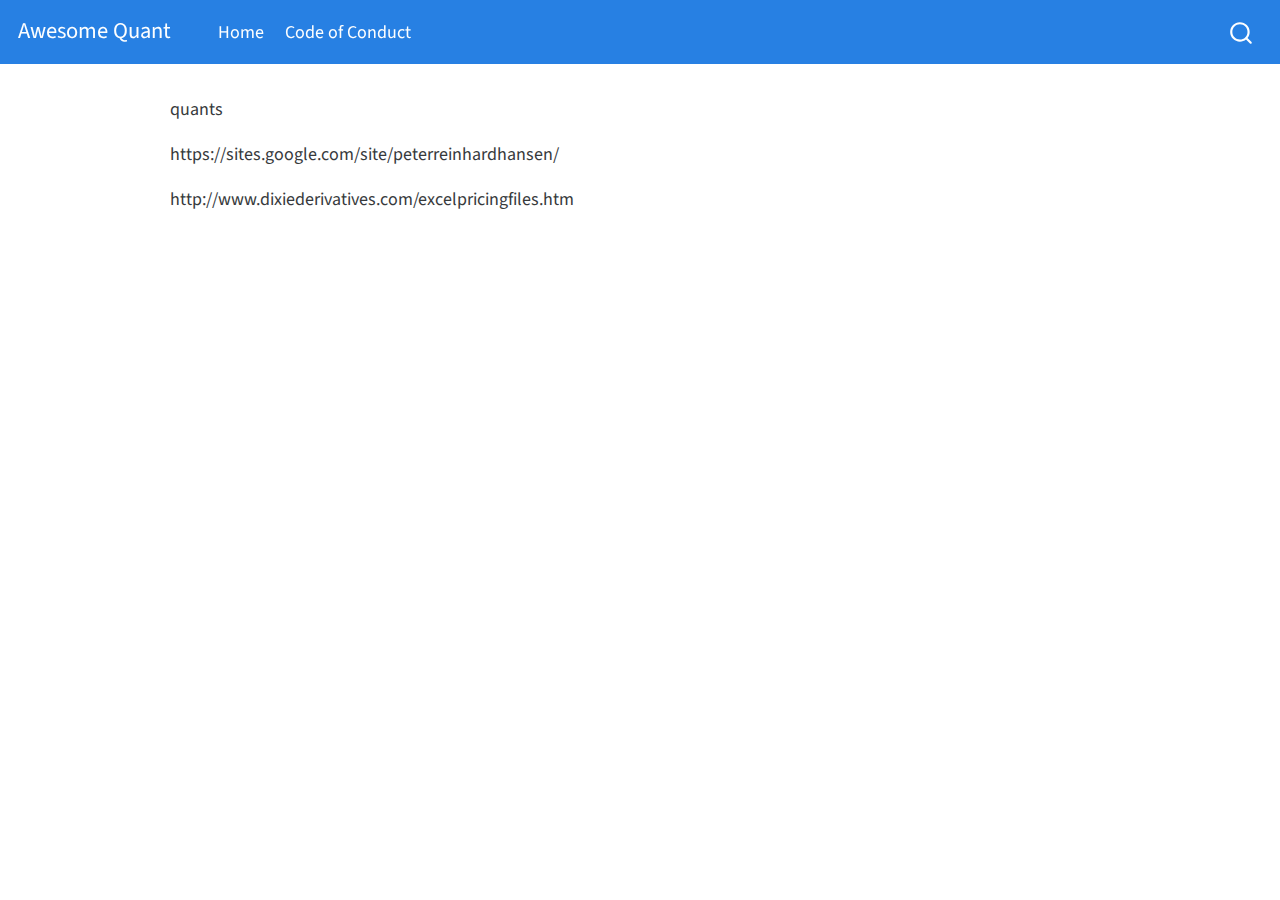
<file: docs/quants.html>
<!DOCTYPE html>
<html xmlns="http://www.w3.org/1999/xhtml" lang="en" xml:lang="en"><head>

<meta charset="utf-8">
<meta name="generator" content="quarto-1.2.335">

<meta name="viewport" content="width=device-width, initial-scale=1.0, user-scalable=yes">


<title>Awesome Quant – quants</title>
<style>
code{white-space: pre-wrap;}
span.smallcaps{font-variant: small-caps;}
div.columns{display: flex; gap: min(4vw, 1.5em);}
div.column{flex: auto; overflow-x: auto;}
div.hanging-indent{margin-left: 1.5em; text-indent: -1.5em;}
ul.task-list{list-style: none;}
ul.task-list li input[type="checkbox"] {
  width: 0.8em;
  margin: 0 0.8em 0.2em -1.6em;
  vertical-align: middle;
}
</style>


<script src="site_libs/quarto-nav/quarto-nav.js"></script>
<script src="site_libs/quarto-nav/headroom.min.js"></script>
<script src="site_libs/clipboard/clipboard.min.js"></script>
<script src="site_libs/quarto-search/autocomplete.umd.js"></script>
<script src="site_libs/quarto-search/fuse.min.js"></script>
<script src="site_libs/quarto-search/quarto-search.js"></script>
<meta name="quarto:offset" content="./">
<script src="site_libs/quarto-html/quarto.js"></script>
<script src="site_libs/quarto-html/popper.min.js"></script>
<script src="site_libs/quarto-html/tippy.umd.min.js"></script>
<script src="site_libs/quarto-html/anchor.min.js"></script>
<link href="site_libs/quarto-html/tippy.css" rel="stylesheet">
<link href="site_libs/quarto-html/quarto-syntax-highlighting.css" rel="stylesheet" id="quarto-text-highlighting-styles">
<script src="site_libs/bootstrap/bootstrap.min.js"></script>
<link href="site_libs/bootstrap/bootstrap-icons.css" rel="stylesheet">
<link href="site_libs/bootstrap/bootstrap.min.css" rel="stylesheet" id="quarto-bootstrap" data-mode="light">
<script id="quarto-search-options" type="application/json">{
  "location": "navbar",
  "copy-button": false,
  "collapse-after": 3,
  "panel-placement": "end",
  "type": "overlay",
  "limit": 20,
  "language": {
    "search-no-results-text": "No results",
    "search-matching-documents-text": "matching documents",
    "search-copy-link-title": "Copy link to search",
    "search-hide-matches-text": "Hide additional matches",
    "search-more-match-text": "more match in this document",
    "search-more-matches-text": "more matches in this document",
    "search-clear-button-title": "Clear",
    "search-detached-cancel-button-title": "Cancel",
    "search-submit-button-title": "Submit"
  }
}</script>


<link rel="stylesheet" href="styles.css">
</head>

<body class="nav-fixed">

<div id="quarto-search-results"></div>
  <header id="quarto-header" class="headroom fixed-top">
    <nav class="navbar navbar-expand-lg navbar-dark ">
      <div class="navbar-container container-fluid">
      <div class="navbar-brand-container">
    <a class="navbar-brand" href="./index.html">
    <span class="navbar-title">Awesome Quant</span>
    </a>
  </div>
          <button class="navbar-toggler" type="button" data-bs-toggle="collapse" data-bs-target="#navbarCollapse" aria-controls="navbarCollapse" aria-expanded="false" aria-label="Toggle navigation" onclick="if (window.quartoToggleHeadroom) { window.quartoToggleHeadroom(); }">
  <span class="navbar-toggler-icon"></span>
</button>
          <div class="collapse navbar-collapse" id="navbarCollapse">
            <ul class="navbar-nav navbar-nav-scroll me-auto">
  <li class="nav-item">
    <a class="nav-link" href="./index.html">
 <span class="menu-text">Home</span></a>
  </li>  
  <li class="nav-item">
    <a class="nav-link" href="./CODE_OF_CONDUCT.html">
 <span class="menu-text">Code of Conduct</span></a>
  </li>  
</ul>
              <div id="quarto-search" class="" title="Search"></div>
          </div> <!-- /navcollapse -->
      </div> <!-- /container-fluid -->
    </nav>
</header>
<!-- content -->
<div id="quarto-content" class="quarto-container page-columns page-rows-contents page-layout-article page-navbar">
<!-- sidebar -->
<!-- margin-sidebar -->
    <div id="quarto-margin-sidebar" class="sidebar margin-sidebar">
        
    </div>
<!-- main -->
<main class="content" id="quarto-document-content">



<p>quants</p>
<p>https://sites.google.com/site/peterreinhardhansen/</p>
<p>http://www.dixiederivatives.com/excelpricingfiles.htm</p>



</main> <!-- /main -->
<script id="quarto-html-after-body" type="application/javascript">
window.document.addEventListener("DOMContentLoaded", function (event) {
  const toggleBodyColorMode = (bsSheetEl) => {
    const mode = bsSheetEl.getAttribute("data-mode");
    const bodyEl = window.document.querySelector("body");
    if (mode === "dark") {
      bodyEl.classList.add("quarto-dark");
      bodyEl.classList.remove("quarto-light");
    } else {
      bodyEl.classList.add("quarto-light");
      bodyEl.classList.remove("quarto-dark");
    }
  }
  const toggleBodyColorPrimary = () => {
    const bsSheetEl = window.document.querySelector("link#quarto-bootstrap");
    if (bsSheetEl) {
      toggleBodyColorMode(bsSheetEl);
    }
  }
  toggleBodyColorPrimary();  
  const icon = "";
  const anchorJS = new window.AnchorJS();
  anchorJS.options = {
    placement: 'right',
    icon: icon
  };
  anchorJS.add('.anchored');
  const clipboard = new window.ClipboardJS('.code-copy-button', {
    target: function(trigger) {
      return trigger.previousElementSibling;
    }
  });
  clipboard.on('success', function(e) {
    // button target
    const button = e.trigger;
    // don't keep focus
    button.blur();
    // flash "checked"
    button.classList.add('code-copy-button-checked');
    var currentTitle = button.getAttribute("title");
    button.setAttribute("title", "Copied!");
    let tooltip;
    if (window.bootstrap) {
      button.setAttribute("data-bs-toggle", "tooltip");
      button.setAttribute("data-bs-placement", "left");
      button.setAttribute("data-bs-title", "Copied!");
      tooltip = new bootstrap.Tooltip(button, 
        { trigger: "manual", 
          customClass: "code-copy-button-tooltip",
          offset: [0, -8]});
      tooltip.show();    
    }
    setTimeout(function() {
      if (tooltip) {
        tooltip.hide();
        button.removeAttribute("data-bs-title");
        button.removeAttribute("data-bs-toggle");
        button.removeAttribute("data-bs-placement");
      }
      button.setAttribute("title", currentTitle);
      button.classList.remove('code-copy-button-checked');
    }, 1000);
    // clear code selection
    e.clearSelection();
  });
  function tippyHover(el, contentFn) {
    const config = {
      allowHTML: true,
      content: contentFn,
      maxWidth: 500,
      delay: 100,
      arrow: false,
      appendTo: function(el) {
          return el.parentElement;
      },
      interactive: true,
      interactiveBorder: 10,
      theme: 'quarto',
      placement: 'bottom-start'
    };
    window.tippy(el, config); 
  }
  const noterefs = window.document.querySelectorAll('a[role="doc-noteref"]');
  for (var i=0; i<noterefs.length; i++) {
    const ref = noterefs[i];
    tippyHover(ref, function() {
      // use id or data attribute instead here
      let href = ref.getAttribute('data-footnote-href') || ref.getAttribute('href');
      try { href = new URL(href).hash; } catch {}
      const id = href.replace(/^#\/?/, "");
      const note = window.document.getElementById(id);
      return note.innerHTML;
    });
  }
  const findCites = (el) => {
    const parentEl = el.parentElement;
    if (parentEl) {
      const cites = parentEl.dataset.cites;
      if (cites) {
        return {
          el,
          cites: cites.split(' ')
        };
      } else {
        return findCites(el.parentElement)
      }
    } else {
      return undefined;
    }
  };
  var bibliorefs = window.document.querySelectorAll('a[role="doc-biblioref"]');
  for (var i=0; i<bibliorefs.length; i++) {
    const ref = bibliorefs[i];
    const citeInfo = findCites(ref);
    if (citeInfo) {
      tippyHover(citeInfo.el, function() {
        var popup = window.document.createElement('div');
        citeInfo.cites.forEach(function(cite) {
          var citeDiv = window.document.createElement('div');
          citeDiv.classList.add('hanging-indent');
          citeDiv.classList.add('csl-entry');
          var biblioDiv = window.document.getElementById('ref-' + cite);
          if (biblioDiv) {
            citeDiv.innerHTML = biblioDiv.innerHTML;
          }
          popup.appendChild(citeDiv);
        });
        return popup.innerHTML;
      });
    }
  }
});
</script>
</div> <!-- /content -->



</body></html>
</file>
<file: site_libs/quarto-html/tippy.css>
.tippy-box[data-animation=fade][data-state=hidden]{opacity:0}[data-tippy-root]{max-width:calc(100vw - 10px)}.tippy-box{position:relative;background-color:#333;color:#fff;border-radius:4px;font-size:14px;line-height:1.4;white-space:normal;outline:0;transition-property:transform,visibility,opacity}.tippy-box[data-placement^=top]>.tippy-arrow{bottom:0}.tippy-box[data-placement^=top]>.tippy-arrow:before{bottom:-7px;left:0;border-width:8px 8px 0;border-top-color:initial;transform-origin:center top}.tippy-box[data-placement^=bottom]>.tippy-arrow{top:0}.tippy-box[data-placement^=bottom]>.tippy-arrow:before{top:-7px;left:0;border-width:0 8px 8px;border-bottom-color:initial;transform-origin:center bottom}.tippy-box[data-placement^=left]>.tippy-arrow{right:0}.tippy-box[data-placement^=left]>.tippy-arrow:before{border-width:8px 0 8px 8px;border-left-color:initial;right:-7px;transform-origin:center left}.tippy-box[data-placement^=right]>.tippy-arrow{left:0}.tippy-box[data-placement^=right]>.tippy-arrow:before{left:-7px;border-width:8px 8px 8px 0;border-right-color:initial;transform-origin:center right}.tippy-box[data-inertia][data-state=visible]{transition-timing-function:cubic-bezier(.54,1.5,.38,1.11)}.tippy-arrow{width:16px;height:16px;color:#333}.tippy-arrow:before{content:"";position:absolute;border-color:transparent;border-style:solid}.tippy-content{position:relative;padding:5px 9px;z-index:1}
</file>
<file: site_libs/quarto-html/quarto-syntax-highlighting-2f5df379a58b258e96c21c0638c20c03.css>
/* quarto syntax highlight colors */
:root {
  --quarto-hl-ot-color: #003B4F;
  --quarto-hl-at-color: #657422;
  --quarto-hl-ss-color: #20794D;
  --quarto-hl-an-color: #5E5E5E;
  --quarto-hl-fu-color: #4758AB;
  --quarto-hl-st-color: #20794D;
  --quarto-hl-cf-color: #003B4F;
  --quarto-hl-op-color: #5E5E5E;
  --quarto-hl-er-color: #AD0000;
  --quarto-hl-bn-color: #AD0000;
  --quarto-hl-al-color: #AD0000;
  --quarto-hl-va-color: #111111;
  --quarto-hl-bu-color: inherit;
  --quarto-hl-ex-color: inherit;
  --quarto-hl-pp-color: #AD0000;
  --quarto-hl-in-color: #5E5E5E;
  --quarto-hl-vs-color: #20794D;
  --quarto-hl-wa-color: #5E5E5E;
  --quarto-hl-do-color: #5E5E5E;
  --quarto-hl-im-color: #00769E;
  --quarto-hl-ch-color: #20794D;
  --quarto-hl-dt-color: #AD0000;
  --quarto-hl-fl-color: #AD0000;
  --quarto-hl-co-color: #5E5E5E;
  --quarto-hl-cv-color: #5E5E5E;
  --quarto-hl-cn-color: #8f5902;
  --quarto-hl-sc-color: #5E5E5E;
  --quarto-hl-dv-color: #AD0000;
  --quarto-hl-kw-color: #003B4F;
}

/* other quarto variables */
:root {
  --quarto-font-monospace: SFMono-Regular, Menlo, Monaco, Consolas, "Liberation Mono", "Courier New", monospace;
}

pre > code.sourceCode > span {
  color: #003B4F;
}

code span {
  color: #003B4F;
}

code.sourceCode > span {
  color: #003B4F;
}

div.sourceCode,
div.sourceCode pre.sourceCode {
  color: #003B4F;
}

code span.ot {
  color: #003B4F;
  font-style: inherit;
}

code span.at {
  color: #657422;
  font-style: inherit;
}

code span.ss {
  color: #20794D;
  font-style: inherit;
}

code span.an {
  color: #5E5E5E;
  font-style: inherit;
}

code span.fu {
  color: #4758AB;
  font-style: inherit;
}

code span.st {
  color: #20794D;
  font-style: inherit;
}

code span.cf {
  color: #003B4F;
  font-weight: bold;
  font-style: inherit;
}

code span.op {
  color: #5E5E5E;
  font-style: inherit;
}

code span.er {
  color: #AD0000;
  font-style: inherit;
}

code span.bn {
  color: #AD0000;
  font-style: inherit;
}

code span.al {
  color: #AD0000;
  font-style: inherit;
}

code span.va {
  color: #111111;
  font-style: inherit;
}

code span.bu {
  font-style: inherit;
}

code span.ex {
  font-style: inherit;
}

code span.pp {
  color: #AD0000;
  font-style: inherit;
}

code span.in {
  color: #5E5E5E;
  font-style: inherit;
}

code span.vs {
  color: #20794D;
  font-style: inherit;
}

code span.wa {
  color: #5E5E5E;
  font-style: italic;
}

code span.do {
  color: #5E5E5E;
  font-style: italic;
}

code span.im {
  color: #00769E;
  font-style: inherit;
}

code span.ch {
  color: #20794D;
  font-style: inherit;
}

code span.dt {
  color: #AD0000;
  font-style: inherit;
}

code span.fl {
  color: #AD0000;
  font-style: inherit;
}

code span.co {
  color: #5E5E5E;
  font-style: inherit;
}

code span.cv {
  color: #5E5E5E;
  font-style: italic;
}

code span.cn {
  color: #8f5902;
  font-style: inherit;
}

code span.sc {
  color: #5E5E5E;
  font-style: inherit;
}

code span.dv {
  color: #AD0000;
  font-style: inherit;
}

code span.kw {
  color: #003B4F;
  font-weight: bold;
  font-style: inherit;
}

.prevent-inlining {
  content: "</";
}

/*# sourceMappingURL=35eb38a806ee71ea6d2563be2308c832.css.map */
</file>
<file: styles.css>
/* css styles */
</file>
<file: site_libs/quarto-html/quarto-syntax-highlighting-d4d76bf8491c20bad77d141916dc28e1.css>
/* quarto syntax highlight colors */
:root {
  --quarto-hl-ot-color: #003B4F;
  --quarto-hl-at-color: #657422;
  --quarto-hl-ss-color: #20794D;
  --quarto-hl-an-color: #5E5E5E;
  --quarto-hl-fu-color: #4758AB;
  --quarto-hl-st-color: #20794D;
  --quarto-hl-cf-color: #003B4F;
  --quarto-hl-op-color: #5E5E5E;
  --quarto-hl-er-color: #AD0000;
  --quarto-hl-bn-color: #AD0000;
  --quarto-hl-al-color: #AD0000;
  --quarto-hl-va-color: #111111;
  --quarto-hl-bu-color: inherit;
  --quarto-hl-ex-color: inherit;
  --quarto-hl-pp-color: #AD0000;
  --quarto-hl-in-color: #5E5E5E;
  --quarto-hl-vs-color: #20794D;
  --quarto-hl-wa-color: #5E5E5E;
  --quarto-hl-do-color: #5E5E5E;
  --quarto-hl-im-color: #00769E;
  --quarto-hl-ch-color: #20794D;
  --quarto-hl-dt-color: #AD0000;
  --quarto-hl-fl-color: #AD0000;
  --quarto-hl-co-color: #5E5E5E;
  --quarto-hl-cv-color: #5E5E5E;
  --quarto-hl-cn-color: #8f5902;
  --quarto-hl-sc-color: #5E5E5E;
  --quarto-hl-dv-color: #AD0000;
  --quarto-hl-kw-color: #003B4F;
}

/* other quarto variables */
:root {
  --quarto-font-monospace: SFMono-Regular, Menlo, Monaco, Consolas, "Liberation Mono", "Courier New", monospace;
}

pre > code.sourceCode > span {
  color: #003B4F;
}

code span {
  color: #003B4F;
}

code.sourceCode > span {
  color: #003B4F;
}

div.sourceCode,
div.sourceCode pre.sourceCode {
  color: #003B4F;
}

code span.ot {
  color: #003B4F;
  font-style: inherit;
}

code span.at {
  color: #657422;
  font-style: inherit;
}

code span.ss {
  color: #20794D;
  font-style: inherit;
}

code span.an {
  color: #5E5E5E;
  font-style: inherit;
}

code span.fu {
  color: #4758AB;
  font-style: inherit;
}

code span.st {
  color: #20794D;
  font-style: inherit;
}

code span.cf {
  color: #003B4F;
  font-weight: bold;
  font-style: inherit;
}

code span.op {
  color: #5E5E5E;
  font-style: inherit;
}

code span.er {
  color: #AD0000;
  font-style: inherit;
}

code span.bn {
  color: #AD0000;
  font-style: inherit;
}

code span.al {
  color: #AD0000;
  font-style: inherit;
}

code span.va {
  color: #111111;
  font-style: inherit;
}

code span.bu {
  font-style: inherit;
}

code span.ex {
  font-style: inherit;
}

code span.pp {
  color: #AD0000;
  font-style: inherit;
}

code span.in {
  color: #5E5E5E;
  font-style: inherit;
}

code span.vs {
  color: #20794D;
  font-style: inherit;
}

code span.wa {
  color: #5E5E5E;
  font-style: italic;
}

code span.do {
  color: #5E5E5E;
  font-style: italic;
}

code span.im {
  color: #00769E;
  font-style: inherit;
}

code span.ch {
  color: #20794D;
  font-style: inherit;
}

code span.dt {
  color: #AD0000;
  font-style: inherit;
}

code span.fl {
  color: #AD0000;
  font-style: inherit;
}

code span.co {
  color: #5E5E5E;
  font-style: inherit;
}

code span.cv {
  color: #5E5E5E;
  font-style: italic;
}

code span.cn {
  color: #8f5902;
  font-style: inherit;
}

code span.sc {
  color: #5E5E5E;
  font-style: inherit;
}

code span.dv {
  color: #AD0000;
  font-style: inherit;
}

code span.kw {
  color: #003B4F;
  font-weight: bold;
  font-style: inherit;
}

.prevent-inlining {
  content: "</";
}

/*# sourceMappingURL=c9c5d451c23b744f9cb2c98992a0aef2.css.map */
</file>
<file: site_libs/htmltools-fill-0.5.8.1/fill.css>
@layer htmltools {
  .html-fill-container {
    display: flex;
    flex-direction: column;
    /* Prevent the container from expanding vertically or horizontally beyond its
    parent's constraints. */
    min-height: 0;
    min-width: 0;
  }
  .html-fill-container > .html-fill-item {
    /* Fill items can grow and shrink freely within
    available vertical space in fillable container */
    flex: 1 1 auto;
    min-height: 0;
    min-width: 0;
  }
  .html-fill-container > :not(.html-fill-item) {
    /* Prevent shrinking or growing of non-fill items */
    flex: 0 0 auto;
  }
}
</file>
<file: site_libs/datatables-css-0.0.0/datatables-crosstalk.css>
.dt-crosstalk-fade {
  opacity: 0.2;
}

html body div.DTS div.dataTables_scrollBody {
  background: none;
}


/*
Fix https://github.com/rstudio/DT/issues/563
If the `table.display` is set to "block" (e.g., pkgdown), the browser will display
datatable objects strangely. The search panel and the page buttons will still be
in full-width but the table body will be "compact" and shorter.
In therory, having this attributes will affect `dom="t"`
with `display: block` users. But in reality, there should be no one.
We may remove the below lines in the future if the upstream agree to have this there.
See https://github.com/DataTables/DataTablesSrc/issues/160
*/

table.dataTable {
  display: table;
}


/*
When DTOutput(fill = TRUE), it receives a .html-fill-item class (via htmltools::bindFillRole()), which effectively amounts to `flex: 1 1 auto`. That's mostly fine, but the case where `fillContainer=TRUE`+`height:auto`+`flex-basis:auto` and the container (e.g., a bslib::card()) doesn't have a defined height is a bit problematic since the table wants to fit the parent but the parent wants to fit the table, which results pretty small table height (maybe because there is a minimum height somewhere?). It seems better in this case to impose a 400px height default for the table, which we can do by setting `flex-basis` to 400px (the table is still allowed to grow/shrink when the container has an opinionated height).
*/

.html-fill-container > .html-fill-item.datatables {
  flex-basis: 400px;
}
</file>
<file: docs/site_libs/quarto-html/tippy.css>
.tippy-box[data-animation=fade][data-state=hidden]{opacity:0}[data-tippy-root]{max-width:calc(100vw - 10px)}.tippy-box{position:relative;background-color:#333;color:#fff;border-radius:4px;font-size:14px;line-height:1.4;white-space:normal;outline:0;transition-property:transform,visibility,opacity}.tippy-box[data-placement^=top]>.tippy-arrow{bottom:0}.tippy-box[data-placement^=top]>.tippy-arrow:before{bottom:-7px;left:0;border-width:8px 8px 0;border-top-color:initial;transform-origin:center top}.tippy-box[data-placement^=bottom]>.tippy-arrow{top:0}.tippy-box[data-placement^=bottom]>.tippy-arrow:before{top:-7px;left:0;border-width:0 8px 8px;border-bottom-color:initial;transform-origin:center bottom}.tippy-box[data-placement^=left]>.tippy-arrow{right:0}.tippy-box[data-placement^=left]>.tippy-arrow:before{border-width:8px 0 8px 8px;border-left-color:initial;right:-7px;transform-origin:center left}.tippy-box[data-placement^=right]>.tippy-arrow{left:0}.tippy-box[data-placement^=right]>.tippy-arrow:before{left:-7px;border-width:8px 8px 8px 0;border-right-color:initial;transform-origin:center right}.tippy-box[data-inertia][data-state=visible]{transition-timing-function:cubic-bezier(.54,1.5,.38,1.11)}.tippy-arrow{width:16px;height:16px;color:#333}.tippy-arrow:before{content:"";position:absolute;border-color:transparent;border-style:solid}.tippy-content{position:relative;padding:5px 9px;z-index:1}
</file>
<file: docs/site_libs/quarto-html/quarto-syntax-highlighting.css>
/* quarto syntax highlight colors */
:root {
  --quarto-hl-ot-color: #003B4F;
  --quarto-hl-at-color: #657422;
  --quarto-hl-ss-color: #20794D;
  --quarto-hl-an-color: #5E5E5E;
  --quarto-hl-fu-color: #4758AB;
  --quarto-hl-st-color: #20794D;
  --quarto-hl-cf-color: #003B4F;
  --quarto-hl-op-color: #5E5E5E;
  --quarto-hl-er-color: #AD0000;
  --quarto-hl-bn-color: #AD0000;
  --quarto-hl-al-color: #AD0000;
  --quarto-hl-va-color: #111111;
  --quarto-hl-bu-color: inherit;
  --quarto-hl-ex-color: inherit;
  --quarto-hl-pp-color: #AD0000;
  --quarto-hl-in-color: #5E5E5E;
  --quarto-hl-vs-color: #20794D;
  --quarto-hl-wa-color: #5E5E5E;
  --quarto-hl-do-color: #5E5E5E;
  --quarto-hl-im-color: #00769E;
  --quarto-hl-ch-color: #20794D;
  --quarto-hl-dt-color: #AD0000;
  --quarto-hl-fl-color: #AD0000;
  --quarto-hl-co-color: #5E5E5E;
  --quarto-hl-cv-color: #5E5E5E;
  --quarto-hl-cn-color: #8f5902;
  --quarto-hl-sc-color: #5E5E5E;
  --quarto-hl-dv-color: #AD0000;
  --quarto-hl-kw-color: #003B4F;
}

/* other quarto variables */
:root {
  --quarto-font-monospace: SFMono-Regular, Menlo, Monaco, Consolas, "Liberation Mono", "Courier New", monospace;
}

pre > code.sourceCode > span {
  color: #003B4F;
}

code span {
  color: #003B4F;
}

code.sourceCode > span {
  color: #003B4F;
}

div.sourceCode,
div.sourceCode pre.sourceCode {
  color: #003B4F;
}

code span.ot {
  color: #003B4F;
}

code span.at {
  color: #657422;
}

code span.ss {
  color: #20794D;
}

code span.an {
  color: #5E5E5E;
}

code span.fu {
  color: #4758AB;
}

code span.st {
  color: #20794D;
}

code span.cf {
  color: #003B4F;
}

code span.op {
  color: #5E5E5E;
}

code span.er {
  color: #AD0000;
}

code span.bn {
  color: #AD0000;
}

code span.al {
  color: #AD0000;
}

code span.va {
  color: #111111;
}

code span.pp {
  color: #AD0000;
}

code span.in {
  color: #5E5E5E;
}

code span.vs {
  color: #20794D;
}

code span.wa {
  color: #5E5E5E;
  font-style: italic;
}

code span.do {
  color: #5E5E5E;
  font-style: italic;
}

code span.im {
  color: #00769E;
}

code span.ch {
  color: #20794D;
}

code span.dt {
  color: #AD0000;
}

code span.fl {
  color: #AD0000;
}

code span.co {
  color: #5E5E5E;
}

code span.cv {
  color: #5E5E5E;
  font-style: italic;
}

code span.cn {
  color: #8f5902;
}

code span.sc {
  color: #5E5E5E;
}

code span.dv {
  color: #AD0000;
}

code span.kw {
  color: #003B4F;
}

.prevent-inlining {
  content: "</";
}

/*# sourceMappingURL=debc5d5d77c3f9108843748ff7464032.css.map */
</file>
<file: docs/styles.css>
/* css styles */
</file>
<file: docs/site_libs/datatables-css-0.0.0/datatables-crosstalk.css>
.dt-crosstalk-fade {
  opacity: 0.2;
}

html body div.DTS div.dataTables_scrollBody {
  background: none;
}


/*
Fix https://github.com/rstudio/DT/issues/563
If the `table.display` is set to "block" (e.g., pkgdown), the browser will display
datatable objects strangely. The search panel and the page buttons will still be
in full-width but the table body will be "compact" and shorter.
In therory, having this attributes will affect `dom="t"`
with `display: block` users. But in reality, there should be no one.
We may remove the below lines in the future if the upstream agree to have this there.
See https://github.com/DataTables/DataTablesSrc/issues/160
*/

table.dataTable {
  display: table;
}


/*
When DTOutput(fill = TRUE), it receives a .html-fill-item class (via htmltools::bindFillRole()), which effectively amounts to `flex: 1 1 auto`. That's mostly fine, but the case where `fillContainer=TRUE`+`height:auto`+`flex-basis:auto` and the container (e.g., a bslib::card()) doesn't have a defined height is a bit problematic since the table wants to fit the parent but the parent wants to fit the table, which results pretty small table height (maybe because there is a minimum height somewhere?). It seems better in this case to impose a 400px height default for the table, which we can do by setting `flex-basis` to 400px (the table is still allowed to grow/shrink when the container has an opinionated height).
*/

.html-fill-container > .html-fill-item.datatables {
  flex-basis: 400px;
}
</file>
<file: site_libs/crosstalk-1.2.1/css/crosstalk.min.css>
.container-fluid.crosstalk-bscols{margin-left:-30px;margin-right:-30px;white-space:normal}body>.container-fluid.crosstalk-bscols{margin-left:auto;margin-right:auto}.crosstalk-input-checkboxgroup .crosstalk-options-group .crosstalk-options-column{display:inline-block;padding-right:12px;vertical-align:top}@media only screen and (max-width: 480px){.crosstalk-input-checkboxgroup .crosstalk-options-group .crosstalk-options-column{display:block;padding-right:inherit}}.crosstalk-input{margin-bottom:15px}.crosstalk-input .control-label{margin-bottom:0;vertical-align:middle}.crosstalk-input input[type="checkbox"]{margin:4px 0 0;margin-top:1px;line-height:normal}.crosstalk-input .checkbox{position:relative;display:block;margin-top:10px;margin-bottom:10px}.crosstalk-input .checkbox>label{padding-left:20px;margin-bottom:0;font-weight:400;cursor:pointer}.crosstalk-input .checkbox input[type="checkbox"],.crosstalk-input .checkbox-inline input[type="checkbox"]{position:absolute;margin-top:2px;margin-left:-20px}.crosstalk-input .checkbox+.checkbox{margin-top:-5px}.crosstalk-input .checkbox-inline{position:relative;display:inline-block;padding-left:20px;margin-bottom:0;font-weight:400;vertical-align:middle;cursor:pointer}.crosstalk-input .checkbox-inline+.checkbox-inline{margin-top:0;margin-left:10px}
</file>
<file: docs/site_libs/crosstalk-1.2.0/css/crosstalk.min.css>
.container-fluid.crosstalk-bscols{margin-left:-30px;margin-right:-30px;white-space:normal}body>.container-fluid.crosstalk-bscols{margin-left:auto;margin-right:auto}.crosstalk-input-checkboxgroup .crosstalk-options-group .crosstalk-options-column{display:inline-block;padding-right:12px;vertical-align:top}@media only screen and (max-width: 480px){.crosstalk-input-checkboxgroup .crosstalk-options-group .crosstalk-options-column{display:block;padding-right:inherit}}.crosstalk-input{margin-bottom:15px}.crosstalk-input .control-label{margin-bottom:0;vertical-align:middle}.crosstalk-input input[type="checkbox"]{margin:4px 0 0;margin-top:1px;line-height:normal}.crosstalk-input .checkbox{position:relative;display:block;margin-top:10px;margin-bottom:10px}.crosstalk-input .checkbox>label{padding-left:20px;margin-bottom:0;font-weight:400;cursor:pointer}.crosstalk-input .checkbox input[type="checkbox"],.crosstalk-input .checkbox-inline input[type="checkbox"]{position:absolute;margin-top:2px;margin-left:-20px}.crosstalk-input .checkbox+.checkbox{margin-top:-5px}.crosstalk-input .checkbox-inline{position:relative;display:inline-block;padding-left:20px;margin-bottom:0;font-weight:400;vertical-align:middle;cursor:pointer}.crosstalk-input .checkbox-inline+.checkbox-inline{margin-top:0;margin-left:10px}
</file>
